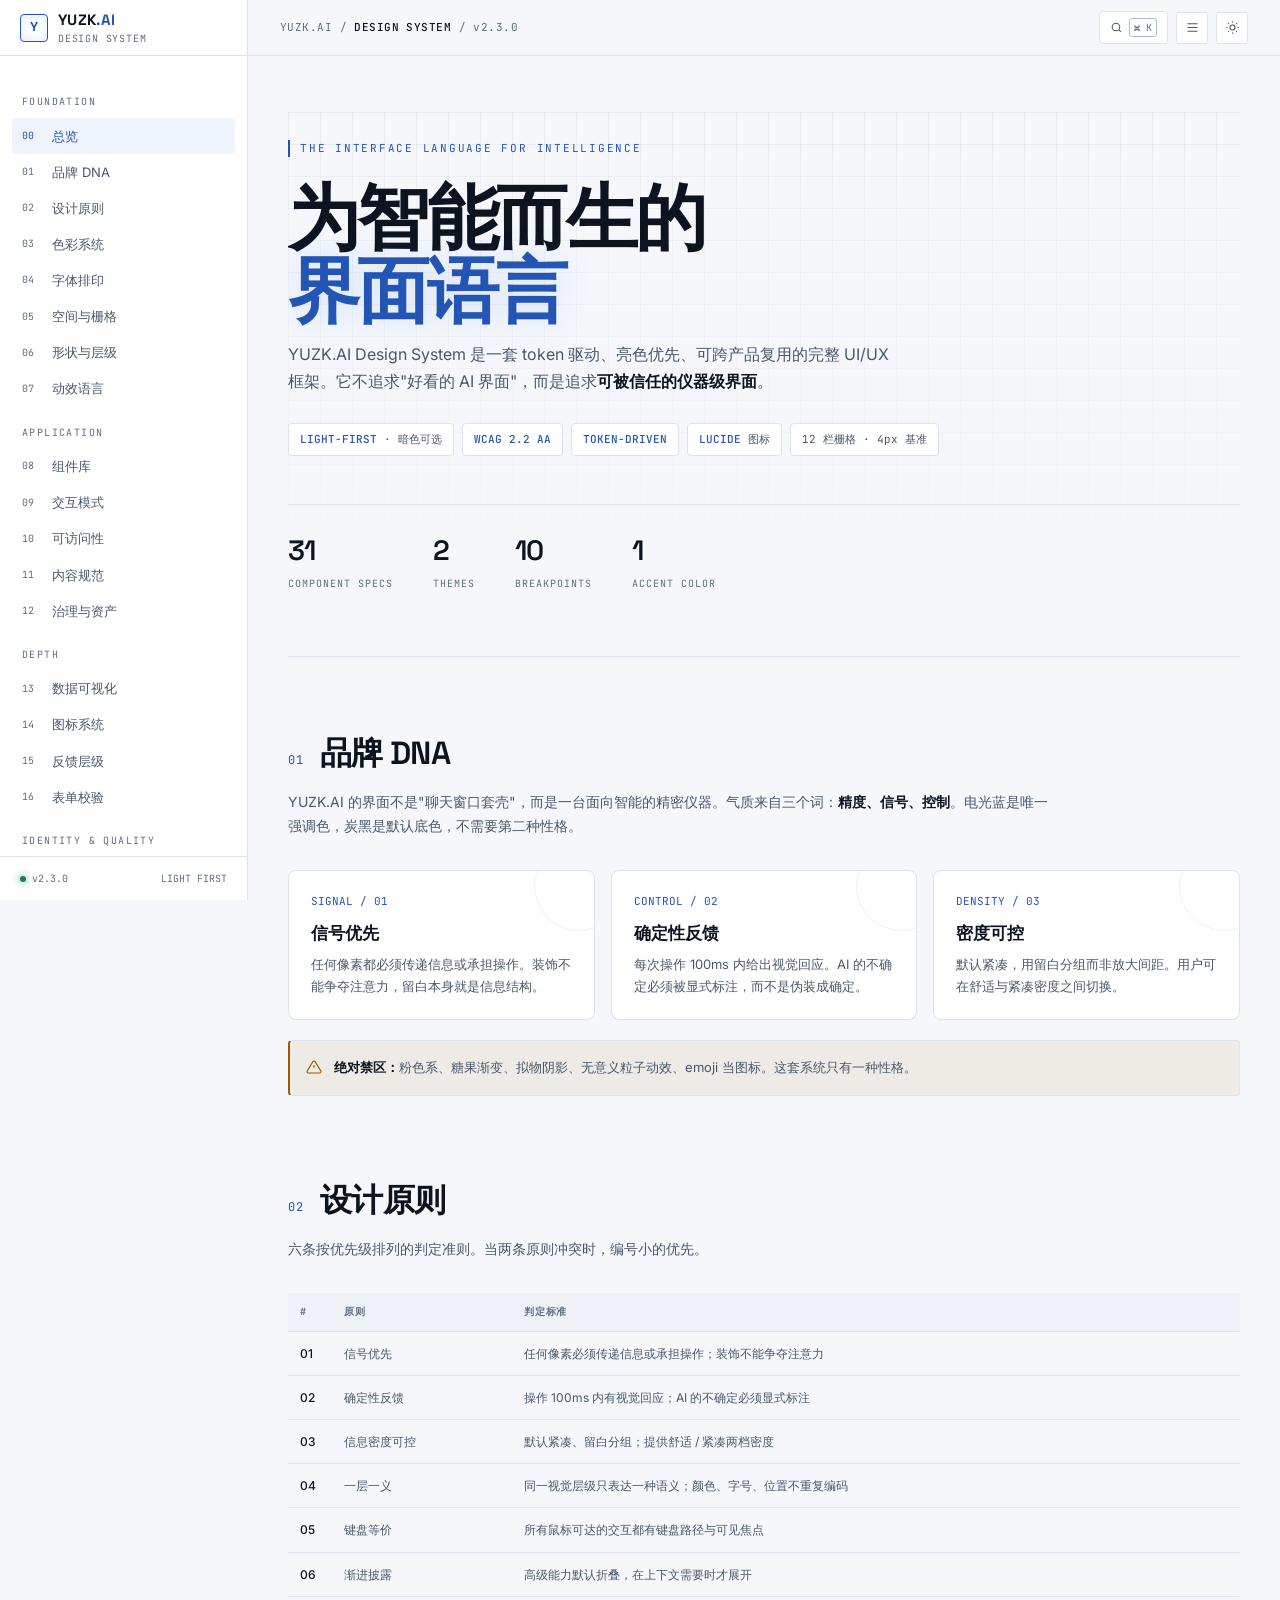
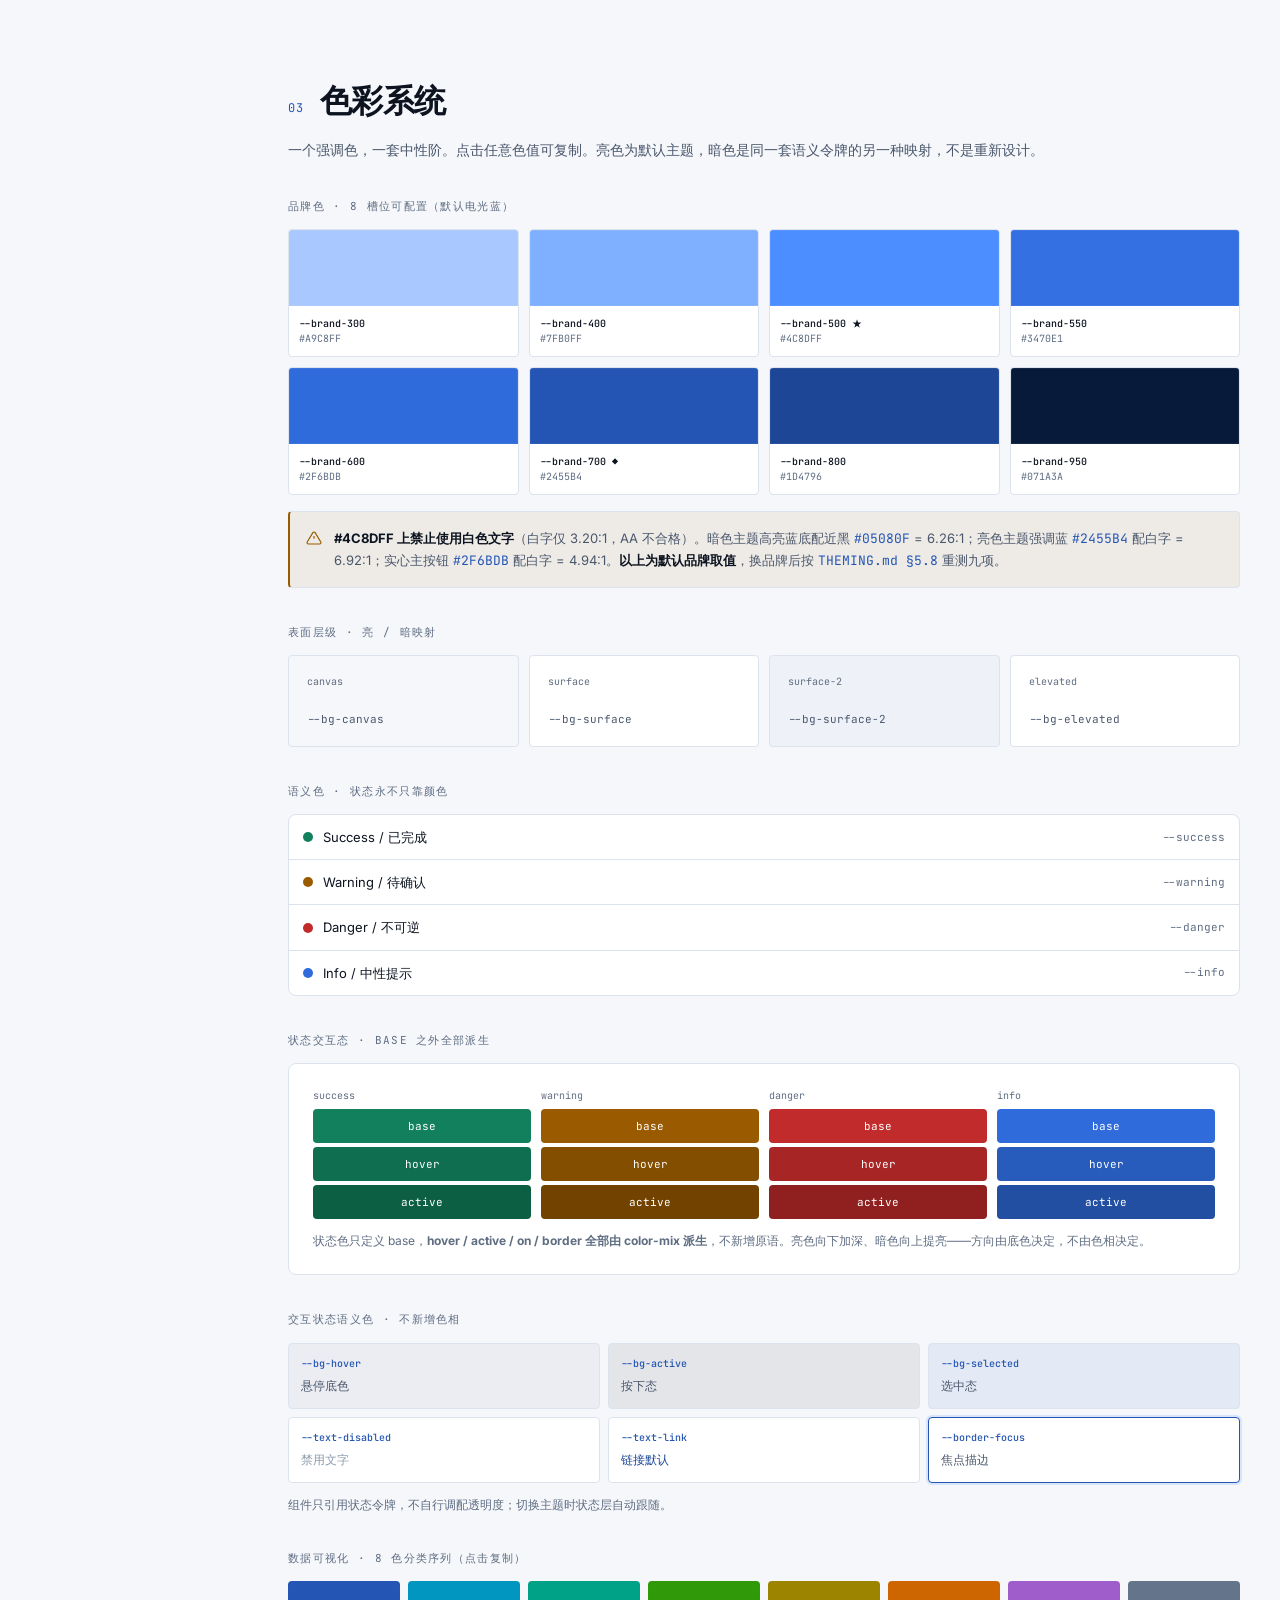
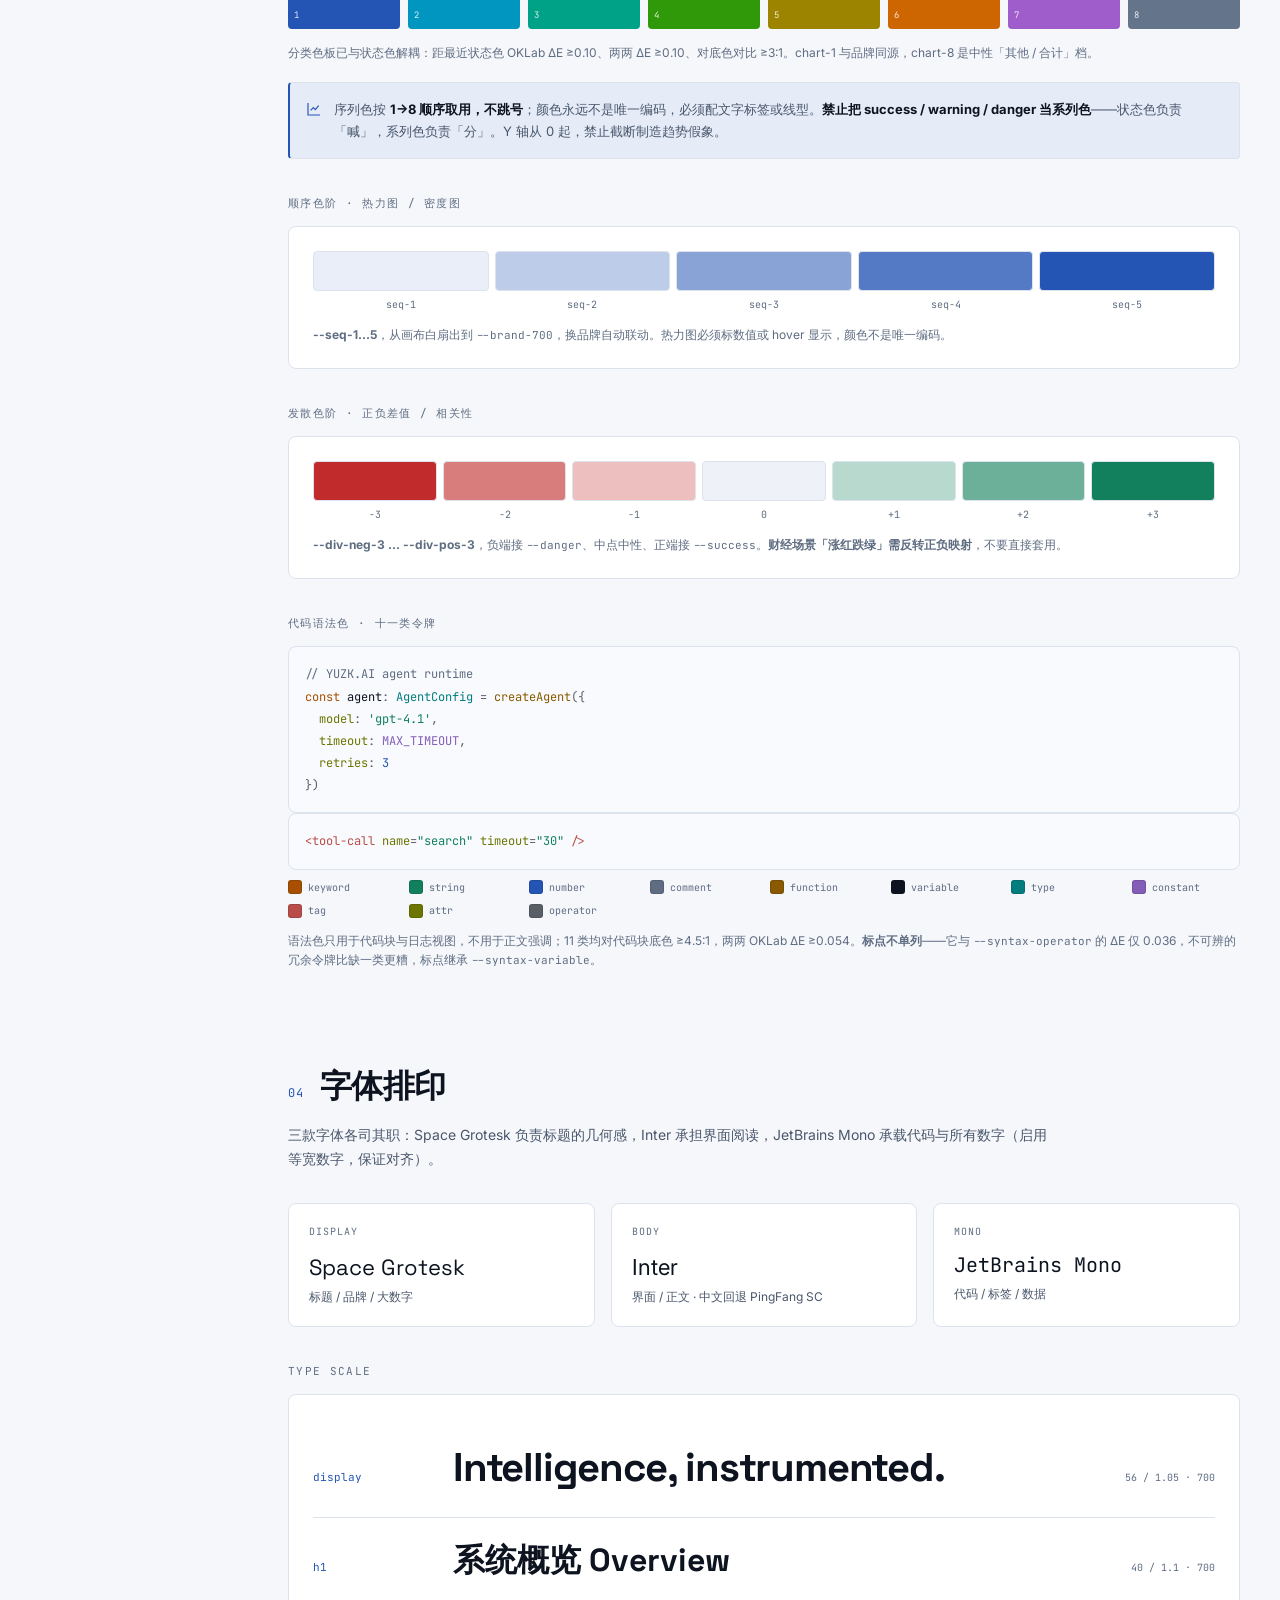
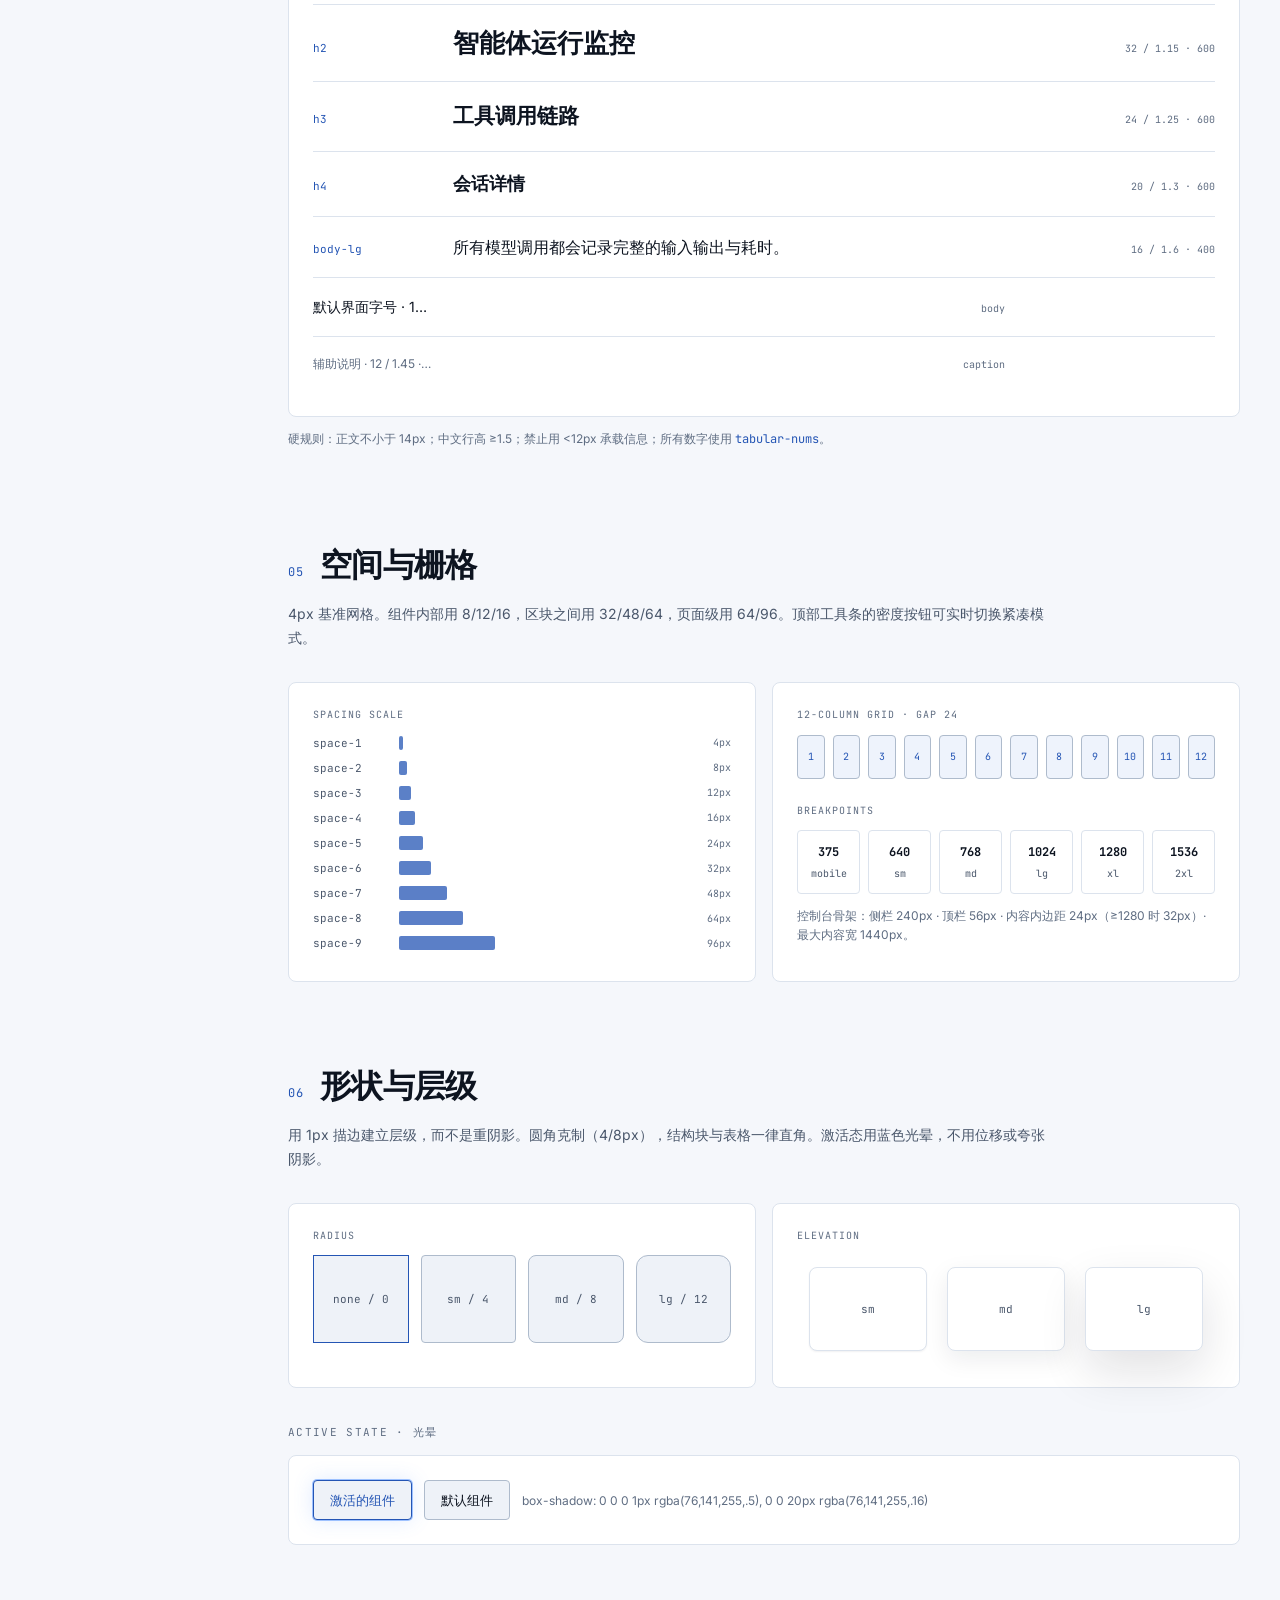
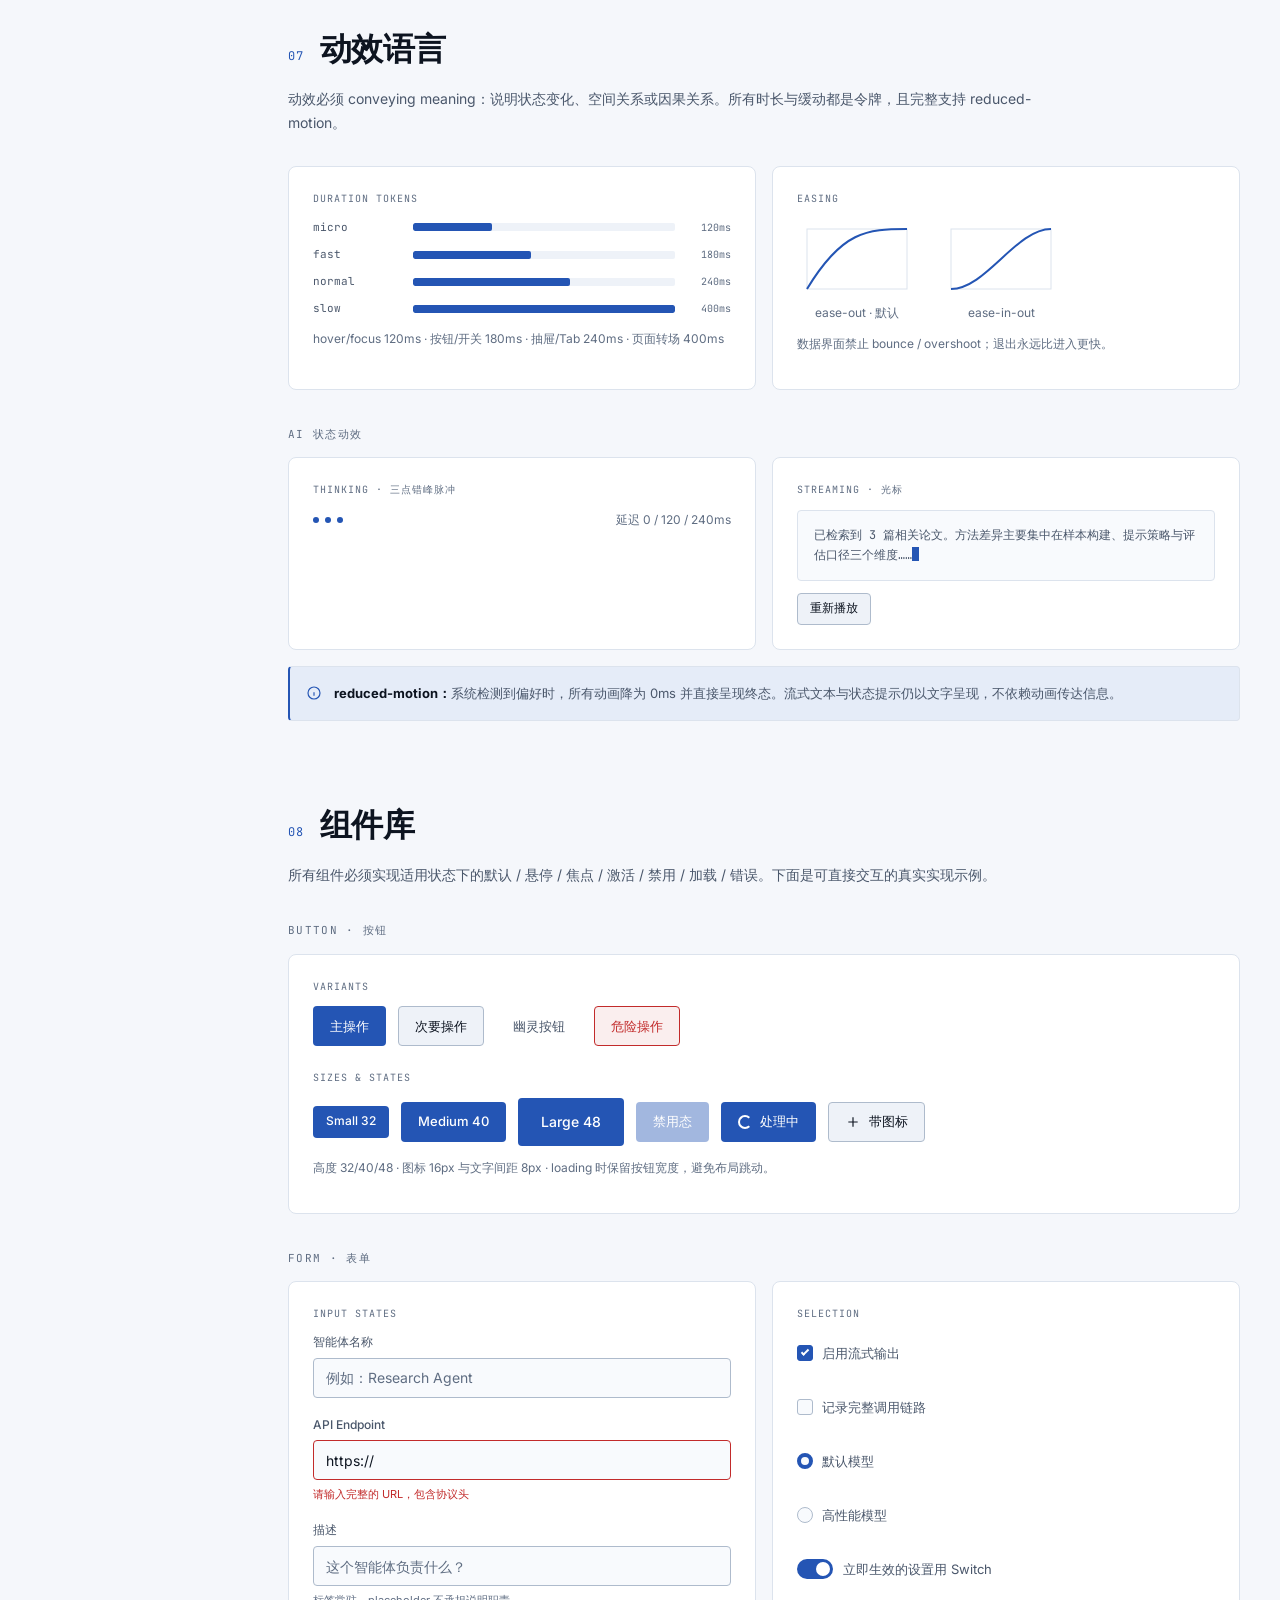
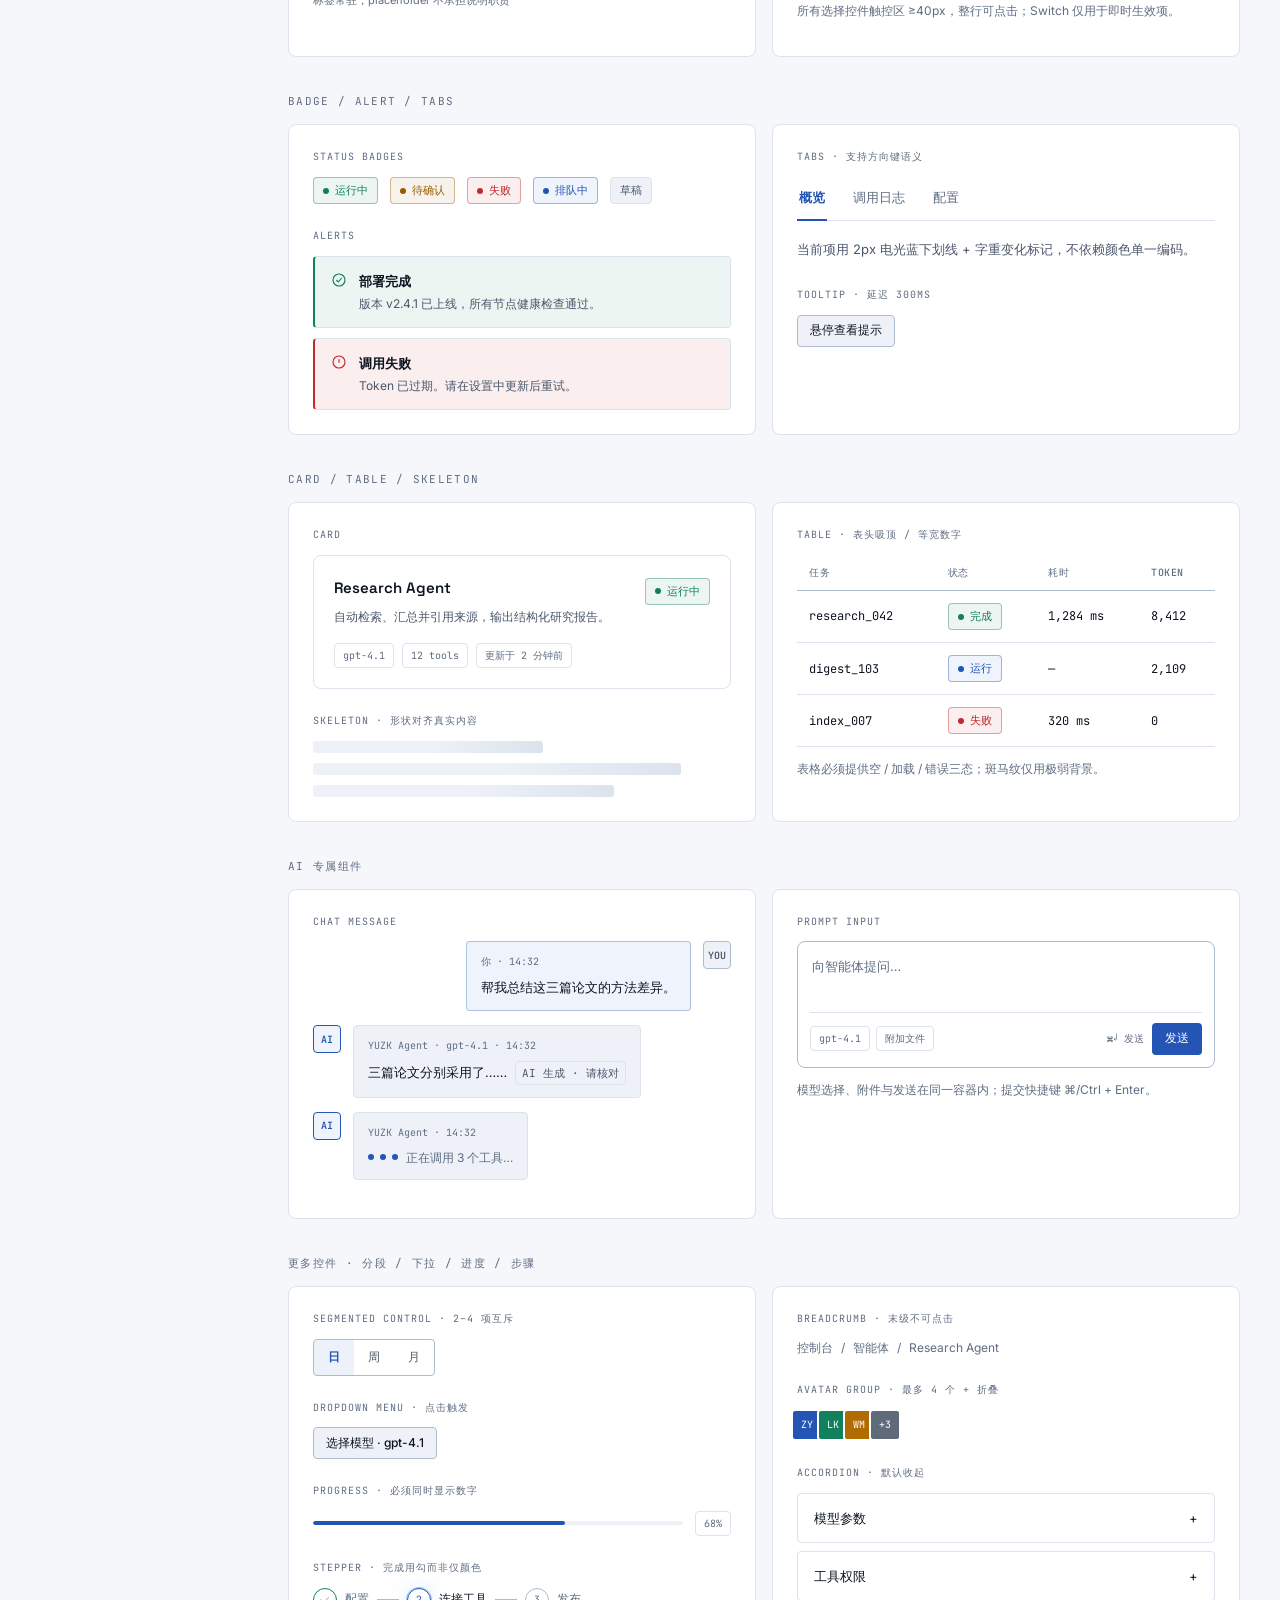
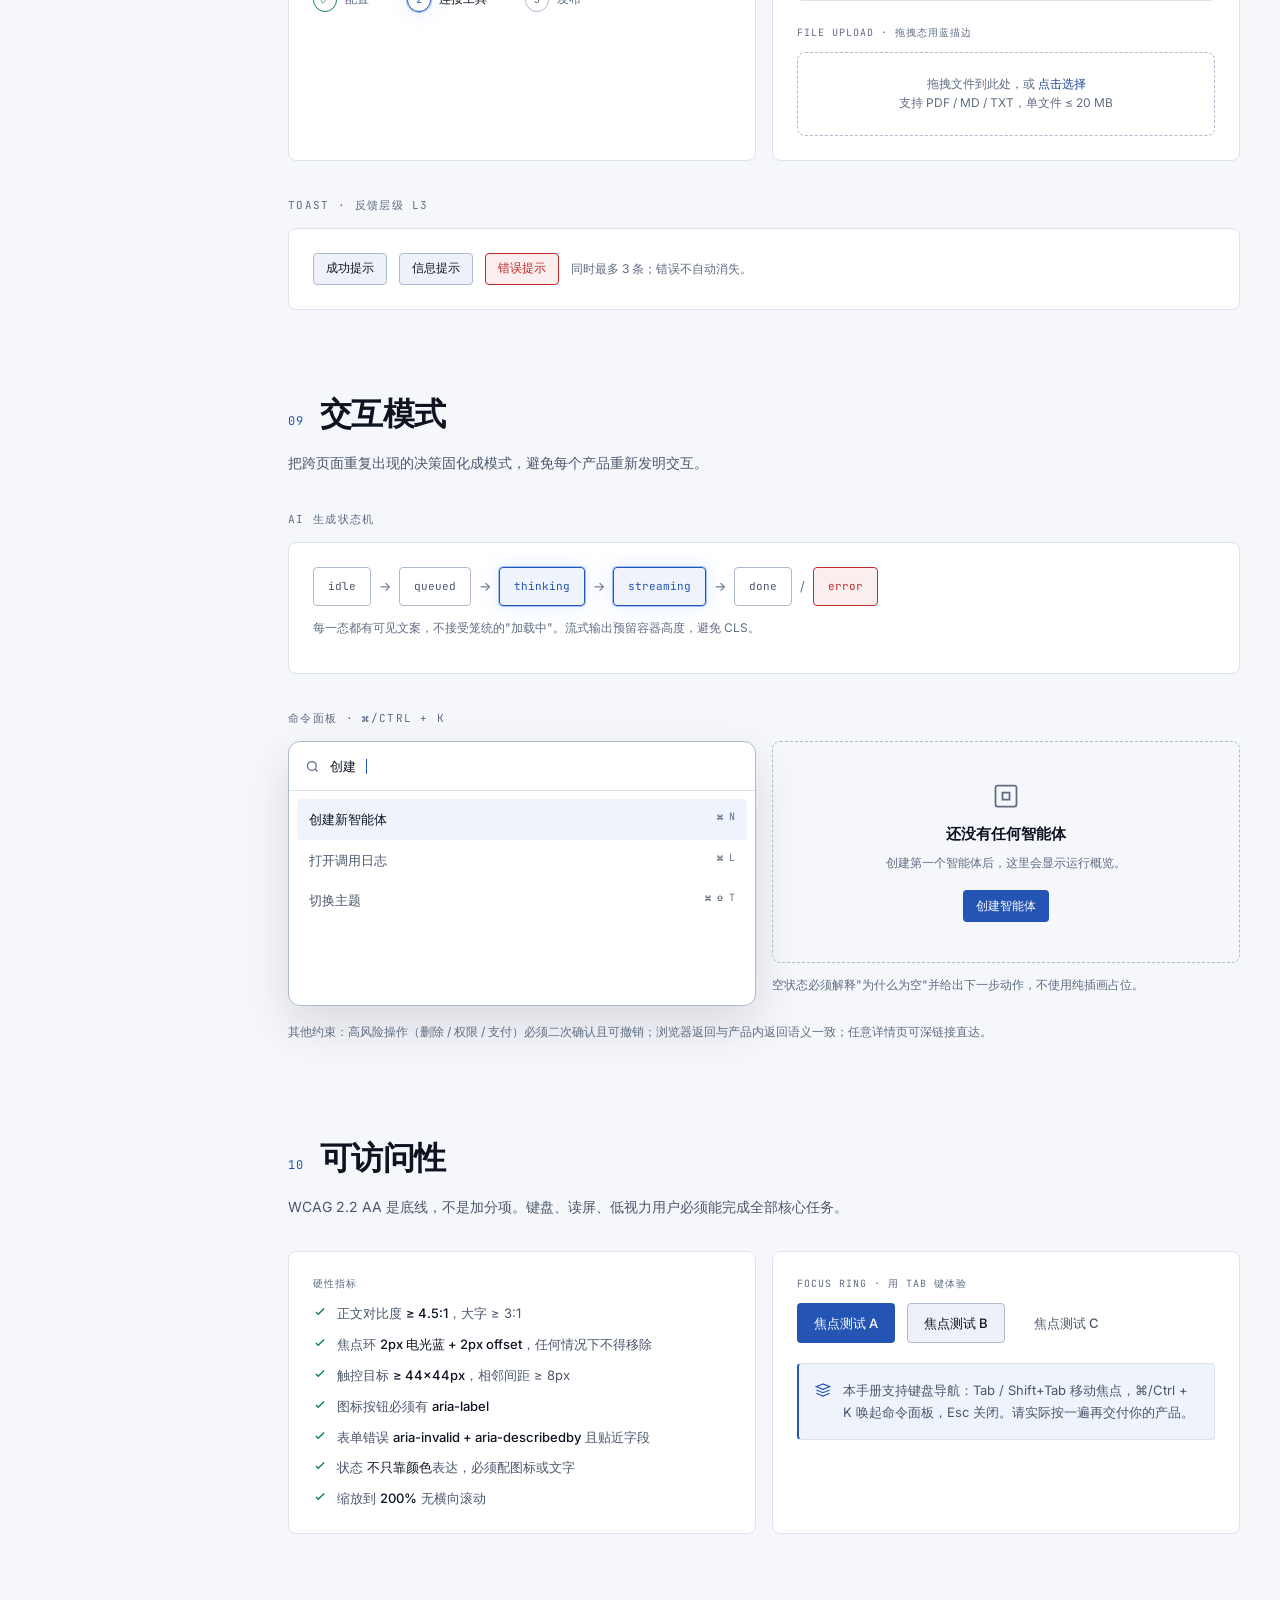
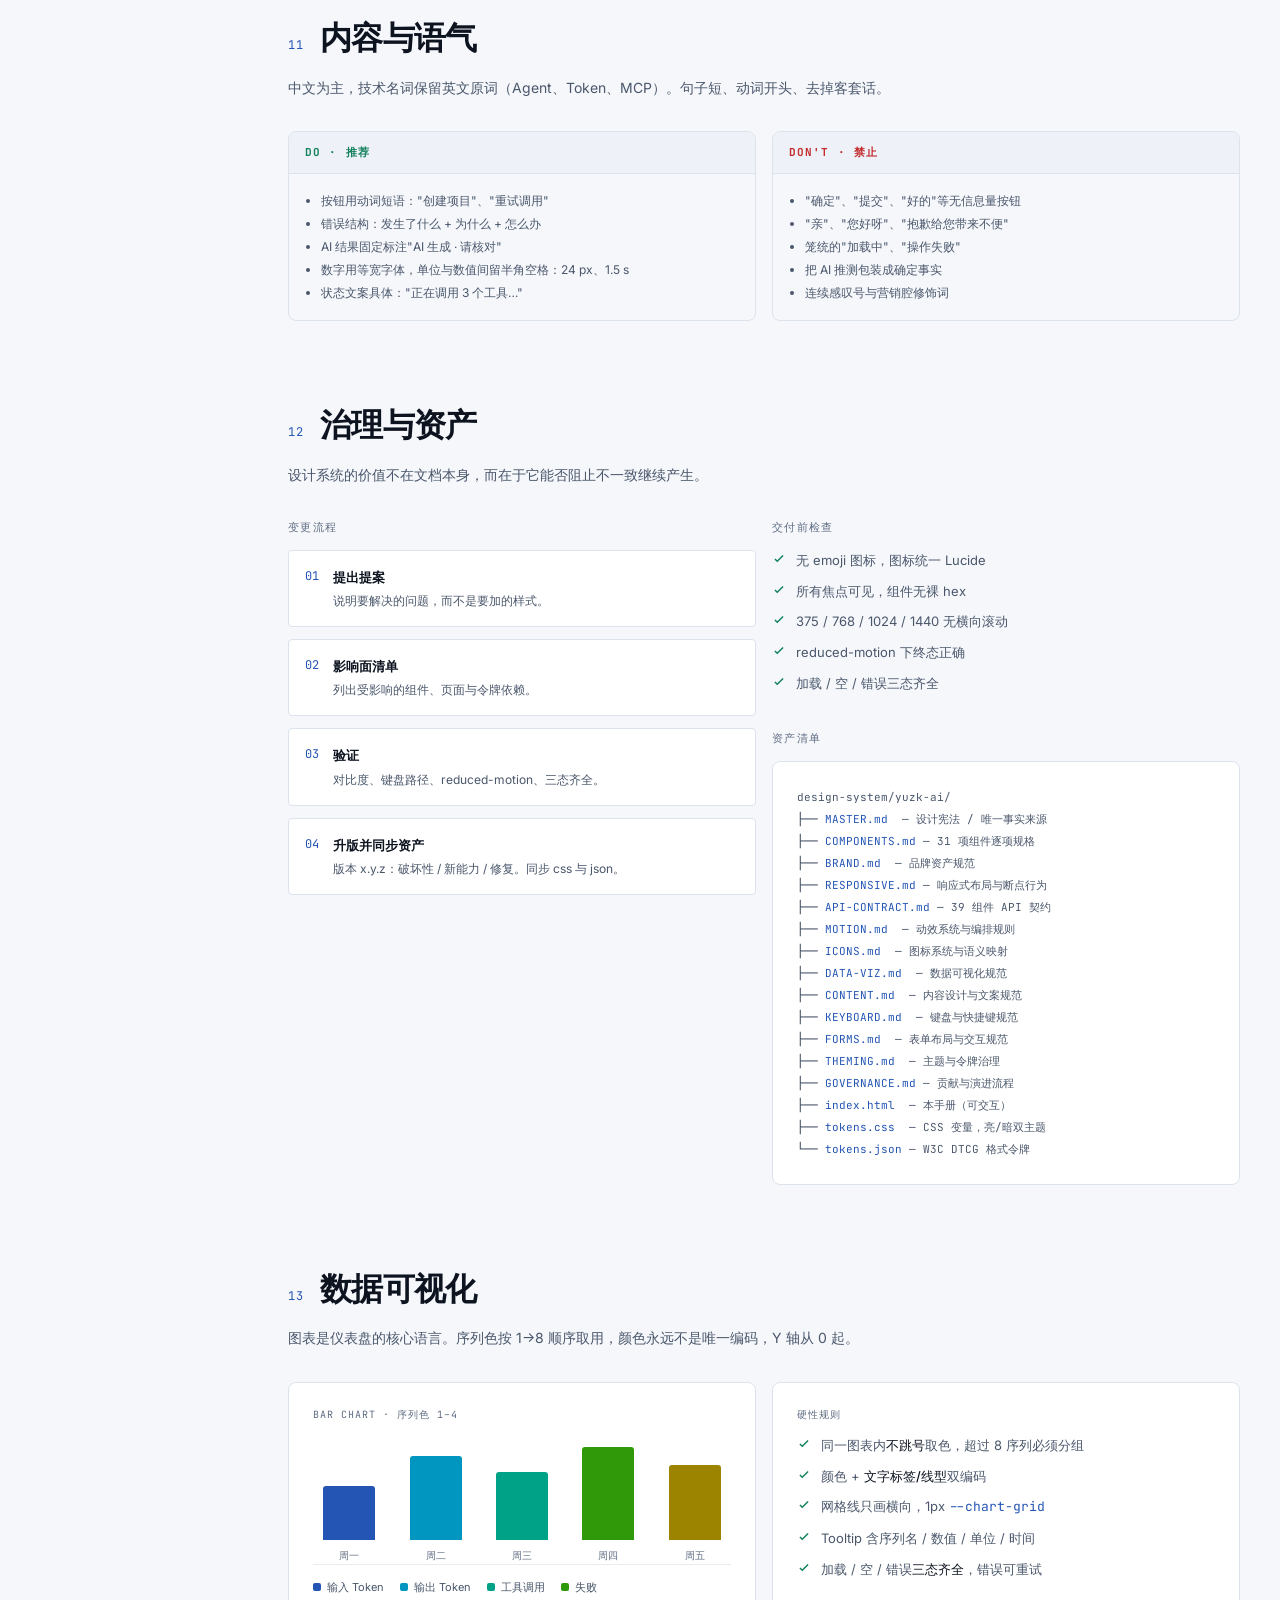
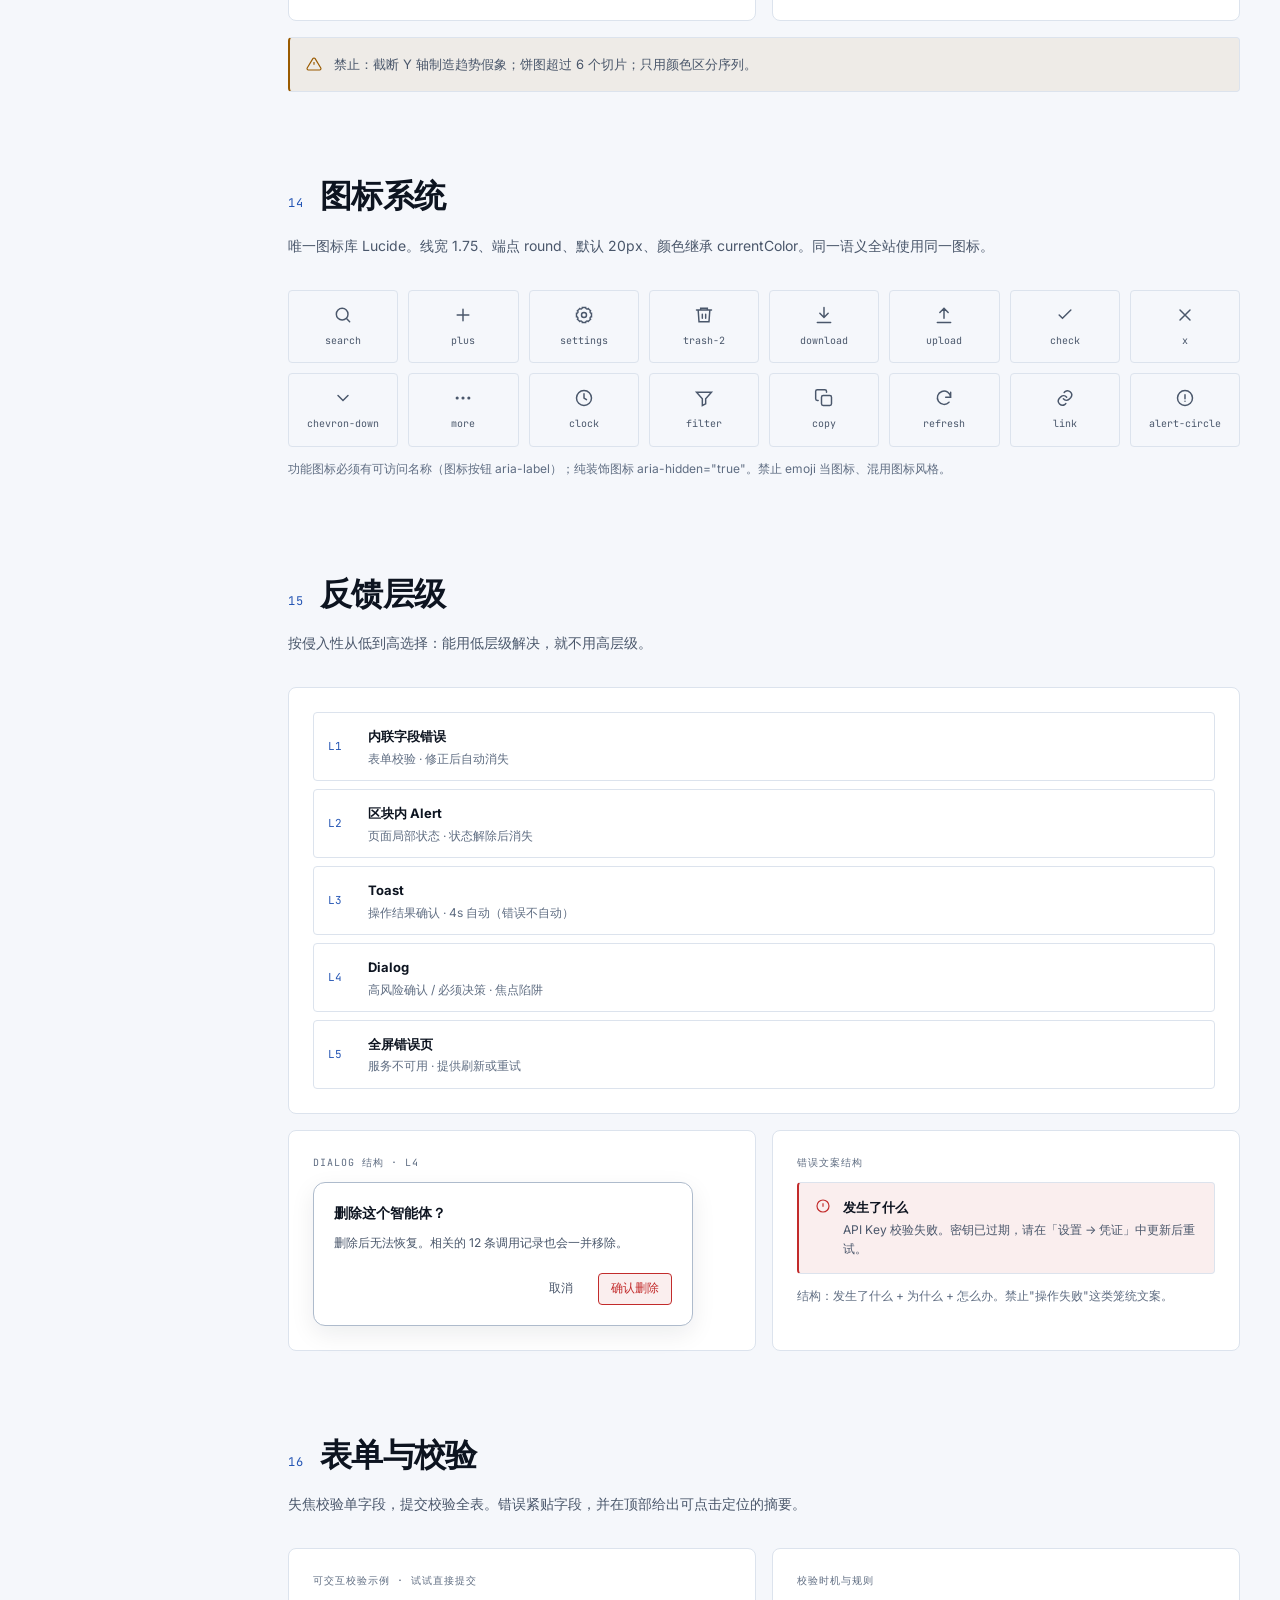
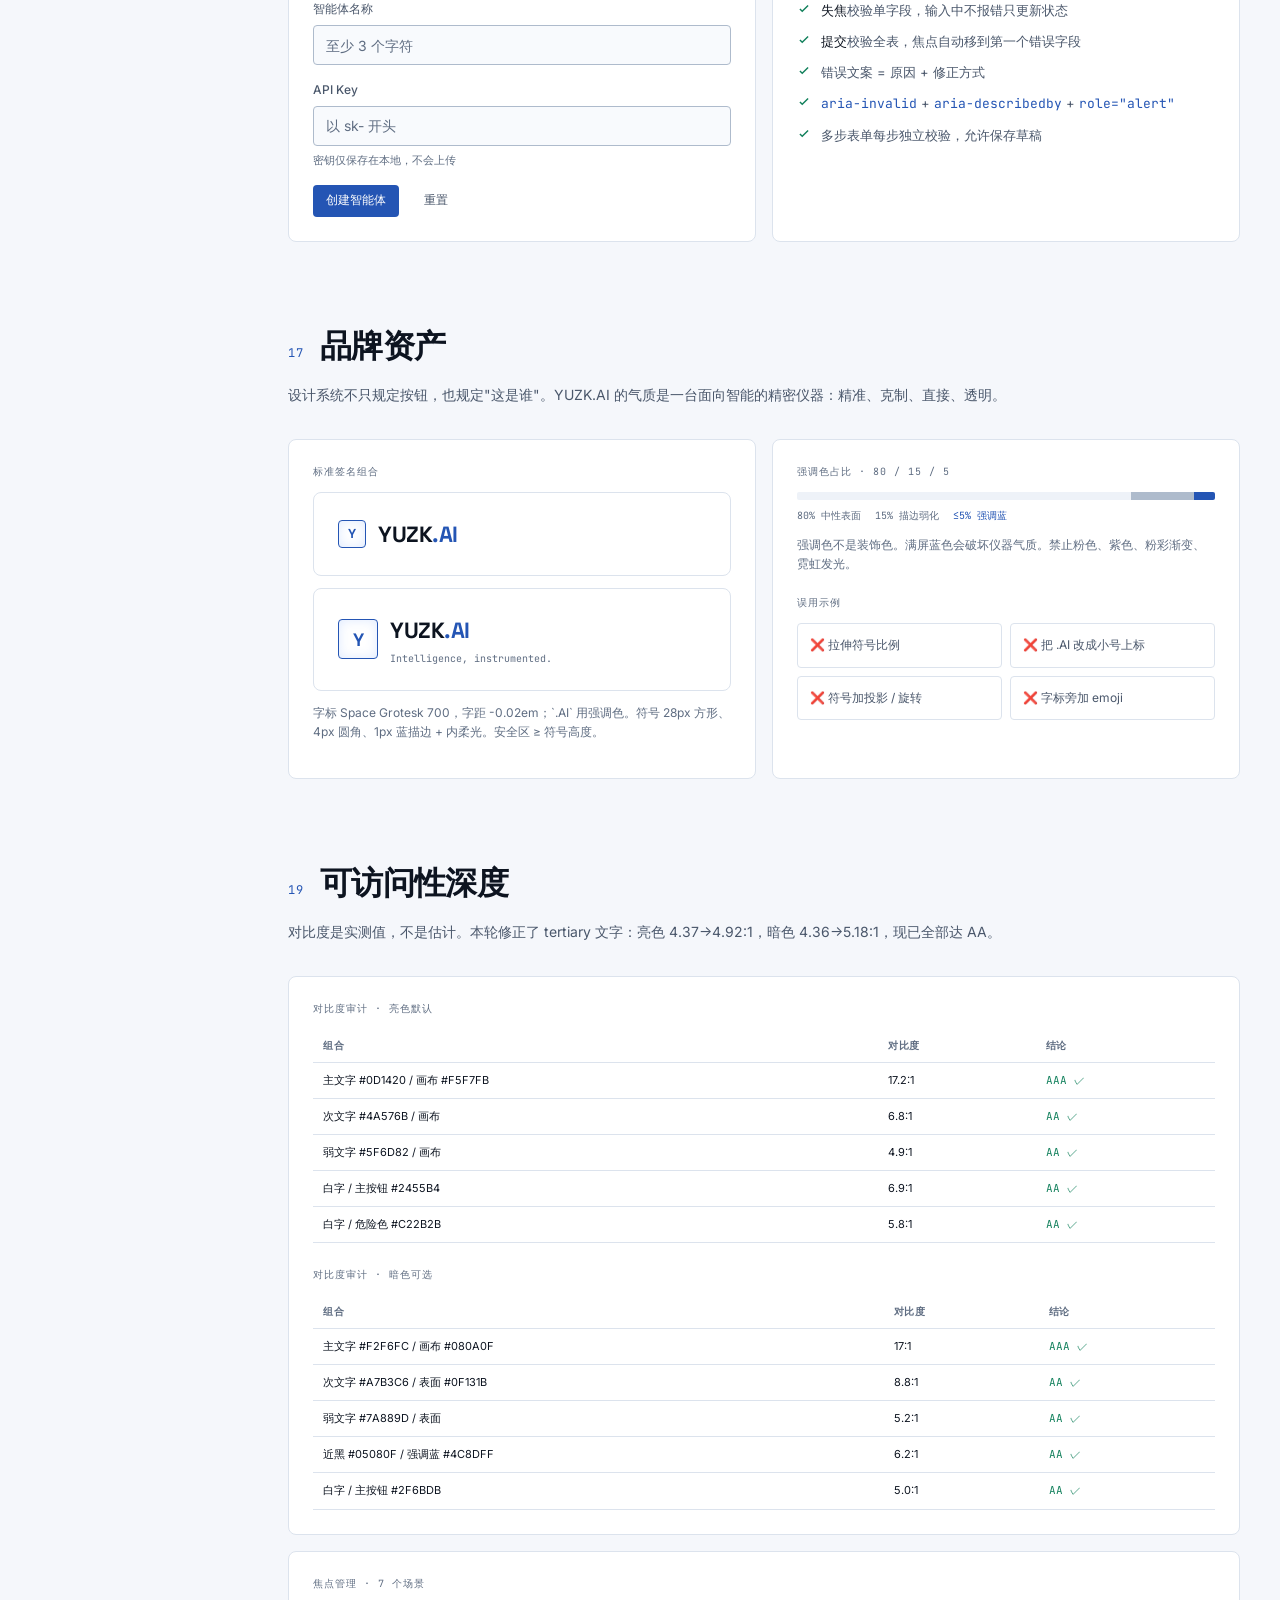
<file: index.html>
<!DOCTYPE html>
<html lang="zh-CN" data-theme="light">
<head>
<meta charset="UTF-8">
<meta name="viewport" content="width=device-width, initial-scale=1.0">
<title>YUZK.AI — Design System v2.3.0</title>
<style>
/* ==================== TOKENS ==================== */
@import url('https://fonts.googleapis.com/css2?family=Inter:wght@400;500;600;700&family=JetBrains+Mono:wght@400;500;600&family=Space+Grotesk:wght@500;600;700&display=swap');

:root{
  /* ===== BRAND CONFIG · 品牌色配置端（唯一人工改色处，8 槽位）===== */
  --brand-300:#A9C8FF;--brand-400:#7FB0FF;--brand-500:#4C8DFF;--brand-550:#3470E1;--brand-600:#2F6BDB;--brand-700:#2455B4;--brand-800:#1D4796;--brand-950:#071A3A;
  --brand-glow:color-mix(in srgb,var(--brand-500) 18%,transparent);--brand-ring:color-mix(in srgb,var(--brand-500) 50%,transparent);
  /* 兼容别名 @deprecated since v2.2.0 → 改引 --brand-* */
  --blue-300:var(--brand-300);--blue-400:var(--brand-400);--blue-500:var(--brand-500);--blue-600:var(--brand-600);--blue-700:var(--brand-700);--blue-950:var(--brand-950);--blue-glow:var(--brand-glow);--blue-ring:var(--brand-ring);
  --gray-950:#F5F7FB;--gray-900:#FFF;--gray-850:#EEF2F8;--gray-800:#FFF;--gray-750:#DCE3ED;--gray-700:#AEBBCC;
  --gray-600:#8B99AD;--gray-500:#5F6D82;--gray-400:#4A576B;--gray-100:#0D1420;
  --white:#FFF;--near-black:#0D1420;
  --bg-canvas:var(--gray-950);--bg-surface:var(--gray-900);--bg-surface-2:var(--gray-850);--bg-elevated:var(--gray-800);--bg-inset:#F8FAFD;
  --border-subtle:var(--gray-750);--border-strong:var(--gray-700);
  --text-primary:var(--gray-100);--text-secondary:var(--gray-400);--text-tertiary:var(--gray-500);
  --action-primary:var(--brand-700);--action-primary-hover:var(--brand-600);--action-primary-active:var(--brand-800);
  --on-action-primary:var(--white);--accent:var(--brand-700);--on-accent:var(--white);--focus-ring:var(--brand-700);
  --success:#12805C;--warning:#9A5B00;--danger:#C22B2B;--info:var(--brand-600);
  --success-bg:rgba(18,128,92,.08);--warning-bg:rgba(154,91,0,.08);--danger-bg:rgba(194,43,43,.08);--info-bg:color-mix(in srgb,var(--info) 8%,transparent);
  /* 状态交互态：base 之外全部派生，不新增原语 */
  --success-hover:color-mix(in srgb,var(--success) 86%,#000);--success-active:color-mix(in srgb,var(--success) 74%,#000);--success-border:color-mix(in srgb,var(--success) 42%,transparent);--on-success:#FFFFFF;
  --warning-hover:color-mix(in srgb,var(--warning) 86%,#000);--warning-active:color-mix(in srgb,var(--warning) 74%,#000);--warning-border:color-mix(in srgb,var(--warning) 42%,transparent);--on-warning:#FFFFFF;
  --danger-hover:color-mix(in srgb,var(--danger) 86%,#000);--danger-active:color-mix(in srgb,var(--danger) 74%,#000);--danger-border:color-mix(in srgb,var(--danger) 42%,transparent);--on-danger:#FFFFFF;
  --info-hover:color-mix(in srgb,var(--info) 86%,#000);--info-active:color-mix(in srgb,var(--info) 74%,#000);--info-border:color-mix(in srgb,var(--info) 42%,transparent);--on-info:#FFFFFF;
  /* 顺序色阶（热力图）5 档，随品牌联动 */
  --seq-1:color-mix(in srgb,var(--brand-700) 10%,#FFFFFF);--seq-2:color-mix(in srgb,var(--brand-700) 30%,#FFFFFF);--seq-3:color-mix(in srgb,var(--brand-700) 54%,#FFFFFF);--seq-4:color-mix(in srgb,var(--brand-700) 78%,#FFFFFF);--seq-5:var(--brand-700);
  /* 发散色阶 7 档：danger → 中性 → success */
  --div-neg-3:var(--danger);--div-neg-2:color-mix(in srgb,var(--danger) 62%,#FFFFFF);--div-neg-1:color-mix(in srgb,var(--danger) 30%,#FFFFFF);--div-mid:var(--gray-850);--div-pos-1:color-mix(in srgb,var(--success) 30%,#FFFFFF);--div-pos-2:color-mix(in srgb,var(--success) 62%,#FFFFFF);--div-pos-3:var(--success);
  --overlay:rgba(13,20,32,.42);--grid-line:rgba(13,20,32,.05);
  --font-display:'Space Grotesk','Inter','PingFang SC','Microsoft YaHei',sans-serif;
  --font-body:'Inter','PingFang SC','Microsoft YaHei',sans-serif;
  --font-mono:'JetBrains Mono',SFMono-Regular,Consolas,monospace;
  --text-display:3.5rem;--text-h1:2.5rem;--text-h2:2rem;--text-h3:1.5rem;--text-h4:1.25rem;
  --text-body-lg:1rem;--text-body:.875rem;--text-caption:.75rem;
  --space-0:0;--space-1:4px;--space-2:8px;--space-3:12px;--space-4:16px;--space-5:24px;--space-6:32px;--space-7:48px;--space-8:64px;--space-9:96px;
  --radius-none:0;--radius-sm:4px;--radius-md:8px;--radius-lg:12px;--radius-pill:999px;
  --shadow-sm:0 1px 2px rgba(13,20,32,.06);--shadow-md:0 8px 24px rgba(13,20,32,.08);--shadow-lg:0 20px 48px rgba(13,20,32,.12);
  --shadow-focus:0 0 0 2px var(--focus-separator),0 0 0 4px var(--focus-ring);--shadow-focus-danger:0 0 0 2px var(--focus-separator),0 0 0 4px var(--focus-ring-danger);--shadow-active:0 0 0 1px var(--brand-ring),0 0 20px var(--brand-glow);--glow-accent:var(--brand-glow);
  --duration-instant:80ms;--duration-fast:160ms;--duration-normal:240ms;--duration-slow:360ms;--dur-micro:var(--duration-instant);--dur-fast:var(--duration-fast);--dur-normal:var(--duration-normal);--dur-slow:var(--duration-slow);
  --ease-out:cubic-bezier(.2,.8,.2,1);--ease-in-out:cubic-bezier(.4,0,.2,1);
  --sidebar-width:248px;--topbar-height:56px;--content-max:1160px;--content-pad:24px;
  /* v1.2 state / data / syntax / size */
  --bg-hover:rgba(13,20,32,.04);--bg-active:rgba(13,20,32,.08);--bg-selected:color-mix(in srgb,var(--brand-700) 8%,transparent);--bg-disabled:rgba(13,20,32,.04);
  --border-hover:#8B99AD;--border-focus:var(--brand-700);--border-disabled:#DCE3ED;--text-disabled:#8B99AD;
  --text-link:var(--brand-800);--text-link-hover:var(--brand-700);--text-link-visited:var(--brand-800);--focus-ring-width:2px;--focus-ring-offset:2px;--focus-separator:var(--bg-canvas);--focus-ring-danger:var(--danger);--focus-ring-warning:var(--warning);--focus-ring-success:var(--success);
  /* 分类色板：与状态色解耦（ΔE ≥0.10 两两/对状态），对白 ≥3:1 */
  --chart-1:var(--brand-700);--chart-2:#0096BF;--chart-3:#00A287;--chart-4:#309909;--chart-5:#9C8300;--chart-6:#CD6600;--chart-7:#9F5DCB;--chart-8:#64748B;
  --chart-grid:rgba(13,20,32,.08);--chart-axis:#5F6D82;
  --syntax-keyword:#A85000;--syntax-string:#12805C;--syntax-number:var(--brand-700);--syntax-comment:#5F6D82;--syntax-function:#8A5A00;--syntax-variable:#0D1420;--syntax-type:#047D7F;--syntax-constant:#845DB7;--syntax-tag:#B94D49;--syntax-attr:#6C7500;--syntax-operator:#5A5E67;
  --size-icon-sm:16px;--size-icon-md:20px;--size-icon-lg:24px;--size-icon-xl:32px;--size-control-sm:32px;--size-control-md:40px;--size-control-lg:48px;--size-touch-min:44px;
  --opacity-1:.04;--opacity-2:.08;--opacity-3:.16;--opacity-4:.32;
}
[data-theme='dark']{
  --gray-950:#080A0F;--gray-900:#0F131B;--gray-850:#151A24;--gray-800:#1B2230;--gray-750:#242C3A;--gray-700:#364154;
  --gray-600:#4C5A70;--gray-500:#7A889D;--gray-400:#A7B3C6;--gray-100:#F2F6FC;--near-black:#05080F;
  --bg-canvas:var(--gray-950);--bg-surface:var(--gray-900);--bg-surface-2:var(--gray-850);--bg-elevated:var(--gray-800);--bg-inset:#0B0E15;
  --border-subtle:var(--gray-750);--border-strong:var(--gray-700);
  --text-primary:var(--gray-100);--text-secondary:var(--gray-400);--text-tertiary:var(--gray-500);
  --action-primary:var(--brand-600);--action-primary-hover:var(--brand-550);--action-primary-active:var(--brand-700);--on-action-primary:var(--white);
  --accent:var(--brand-500);--on-accent:var(--near-black);--focus-ring:var(--brand-500);
  --success:#37D399;--warning:#FFB020;--danger:#FF5C5C;--info:var(--brand-400);
  --success-bg:rgba(55,211,153,.1);--warning-bg:rgba(255,176,32,.1);--danger-bg:rgba(255,92,92,.1);--info-bg:color-mix(in srgb,var(--info) 10%,transparent);
  /* 暗底交互方向相反：与白混合提亮 */
  --success-hover:color-mix(in srgb,var(--success) 88%,#FFF);--success-active:color-mix(in srgb,var(--success) 76%,#FFF);--success-border:color-mix(in srgb,var(--success) 42%,transparent);--on-success:#05080F;
  --warning-hover:color-mix(in srgb,var(--warning) 88%,#FFF);--warning-active:color-mix(in srgb,var(--warning) 76%,#FFF);--warning-border:color-mix(in srgb,var(--warning) 42%,transparent);--on-warning:#05080F;
  --danger-hover:color-mix(in srgb,var(--danger) 88%,#FFF);--danger-active:color-mix(in srgb,var(--danger) 76%,#FFF);--danger-border:color-mix(in srgb,var(--danger) 42%,transparent);--on-danger:#05080F;
  --info-hover:color-mix(in srgb,var(--info) 88%,#FFF);--info-active:color-mix(in srgb,var(--info) 76%,#FFF);--info-border:color-mix(in srgb,var(--info) 42%,transparent);--on-info:#05080F;
  --seq-1:color-mix(in srgb,var(--brand-500) 14%,#0F131B);--seq-2:color-mix(in srgb,var(--brand-500) 32%,#0F131B);--seq-3:color-mix(in srgb,var(--brand-500) 54%,#0F131B);--seq-4:color-mix(in srgb,var(--brand-500) 78%,#0F131B);--seq-5:var(--brand-500);
  --div-neg-3:var(--danger);--div-neg-2:color-mix(in srgb,var(--danger) 62%,#0F131B);--div-neg-1:color-mix(in srgb,var(--danger) 32%,#0F131B);--div-mid:#1B2230;--div-pos-1:color-mix(in srgb,var(--success) 32%,#0F131B);--div-pos-2:color-mix(in srgb,var(--success) 62%,#0F131B);--div-pos-3:var(--success);
  --overlay:rgba(3,6,12,.72);--grid-line:rgba(255,255,255,.035);
  --shadow-sm:0 1px 2px rgba(0,0,0,.24);--shadow-md:0 8px 24px rgba(0,0,0,.28);--shadow-lg:0 20px 48px rgba(0,0,0,.36);
  --bg-hover:rgba(255,255,255,.05);--bg-active:rgba(255,255,255,.09);--bg-selected:color-mix(in srgb,var(--brand-500) 14%,transparent);--bg-disabled:rgba(255,255,255,.04);
  --border-hover:#4C5A70;--border-focus:var(--brand-500);--border-disabled:#242C3A;--text-disabled:#4C5A70;
  --text-link:var(--brand-400);--text-link-hover:var(--brand-300);--text-link-visited:var(--brand-400);--focus-separator:var(--bg-canvas);--focus-ring-danger:var(--danger);--focus-ring-warning:var(--warning);--focus-ring-success:var(--success);
  /* 同色相、按暗底取明度；对 #0F131B ≥5.8:1 */
  --chart-1:var(--brand-500);--chart-2:#4FB6DB;--chart-3:#3FC9B4;--chart-4:#8CCB6E;--chart-5:#B8A64B;--chart-6:#E39355;--chart-7:#B78AE0;--chart-8:#8FA1B8;
  --chart-grid:rgba(255,255,255,.08);--chart-axis:#7A889D;
  --syntax-keyword:#FF9E64;--syntax-string:#7DD3A8;--syntax-number:var(--brand-400);--syntax-comment:#7A889D;--syntax-function:#FFD166;--syntax-variable:#F2F6FC;--syntax-type:#41C2C5;--syntax-constant:#C69EFF;--syntax-tag:#FF928B;--syntax-attr:#ADB850;--syntax-operator:#979CA6;
}
[data-density='compact']{--space-5:16px;--space-6:20px;--space-7:28px;--space-8:40px;--content-pad:16px}

/* ==================== BRAND PACKS · 可选主题包（演示） ==================== */
/* 规则：8 槽位必须全部给出；挂在根元素 <html data-brand>；于令牌之后声明。
   每个包均已按 THEMING.md §5.8 实测 AA 通过；默认品牌（电光蓝）无需声明。 */
[data-brand='indigo']{--brand-300:#C4C8FF;--brand-400:#9DA3FF;--brand-500:#6E74F2;--brand-550:#5A61E4;--brand-600:#4B52D6;--brand-700:#3A41B4;--brand-800:#2C318F;--brand-950:#14163A}
[data-brand='teal']{--brand-300:#9FE3DF;--brand-400:#5CC9C2;--brand-500:#12A9A0;--brand-550:#0B817B;--brand-600:#086B66;--brand-700:#07544F;--brand-800:#053E3B;--brand-950:#032220}
[data-brand='amber']{--brand-300:#FFD79A;--brand-400:#F0AE4A;--brand-500:#C98000;--brand-550:#A56900;--brand-600:#8F5A00;--brand-700:#754A00;--brand-800:#5C3A00;--brand-950:#241600}

/* ==================== BASE ==================== */
*,*::before,*::after{box-sizing:border-box}
html{scroll-behavior:smooth}
body{margin:0;background:var(--bg-canvas);color:var(--text-primary);font-family:var(--font-body);font-size:var(--text-body);line-height:var(--lh-normal,1.55);-webkit-font-smoothing:antialiased}
::selection{background:var(--accent);color:var(--on-accent)}
a{color:inherit;text-decoration:none}
button,input,textarea,select{font:inherit}
button{cursor:pointer}
:focus-visible{outline:2px solid var(--focus-ring);outline-offset:2px}
svg{display:block}
code,pre,kbd{font-family:var(--font-mono);font-variant-numeric:tabular-nums}

/* ==================== SHELL ==================== */
.skip{position:absolute;left:-999px;top:0;background:var(--accent);color:var(--on-accent);padding:10px 16px;z-index:999}
.skip:focus{left:12px;top:12px}
.layout{min-height:100vh}
.sidebar{position:fixed;inset:0 auto 0 0;width:var(--sidebar-width);background:var(--bg-surface);border-right:1px solid var(--border-subtle);display:flex;flex-direction:column;z-index:100}
.brand{height:var(--topbar-height);display:flex;align-items:center;gap:10px;padding:0 20px;border-bottom:1px solid var(--border-subtle)}
.brand-mark{width:28px;height:28px;border:1px solid var(--accent);border-radius:var(--radius-sm);display:grid;place-items:center;color:var(--accent);font-family:var(--font-display);font-weight:700;font-size:13px;box-shadow:inset 0 0 12px var(--glow-accent)}
.brand-name{font-family:var(--font-display);font-weight:700;font-size:15px;letter-spacing:.02em}
.brand-name span{color:var(--accent)}
.brand-tag{font-family:var(--font-mono);font-size:10px;color:var(--text-tertiary);letter-spacing:.08em}
.nav{padding:20px 12px;overflow-y:auto;flex:1}
.nav-group{font-family:var(--font-mono);font-size:10px;letter-spacing:.14em;color:var(--text-tertiary);text-transform:uppercase;padding:0 10px;margin:18px 0 8px}
.nav a{display:flex;align-items:center;gap:10px;padding:8px 10px;border-radius:var(--radius-sm);color:var(--text-secondary);font-size:13px;transition:background var(--dur-micro) var(--ease-out),color var(--dur-micro) var(--ease-out)}
.nav a:hover{background:var(--bg-surface-2);color:var(--text-primary)}
.nav a.active{background:var(--info-bg);color:var(--accent)}
.nav a .num{font-family:var(--font-mono);font-size:10px;color:var(--text-tertiary);width:20px}
.nav a.active .num{color:var(--accent)}
.side-foot{padding:14px 20px;border-top:1px solid var(--border-subtle);font-family:var(--font-mono);font-size:10px;color:var(--text-tertiary);display:flex;justify-content:space-between}
.dot-live{display:inline-block;width:6px;height:6px;border-radius:50%;background:var(--success);box-shadow:0 0 8px var(--success);margin-right:6px}
.main{margin-left:var(--sidebar-width);min-width:0}
.topbar{position:sticky;top:0;height:var(--topbar-height);background:var(--bg-canvas);background:color-mix(in srgb,var(--bg-canvas) 88%,transparent);backdrop-filter:blur(12px);border-bottom:1px solid var(--border-subtle);display:flex;align-items:center;justify-content:space-between;padding:0 32px;z-index:90;gap:16px}
.crumb{font-family:var(--font-mono);font-size:11px;color:var(--text-tertiary);letter-spacing:.04em}
.crumb b{color:var(--text-primary);font-weight:500}
.tools{display:flex;align-items:center;gap:8px}
.kbd{display:inline-flex;align-items:center;gap:6px;border:1px solid var(--border-subtle);background:var(--bg-surface);border-radius:var(--radius-sm);padding:6px 10px;font-size:11px;color:var(--text-secondary);transition:all var(--dur-micro) var(--ease-out)}
button.kbd:hover{border-color:var(--border-strong);color:var(--text-primary)}
.kbd kbd{font-size:10px;border:1px solid var(--border-strong);border-radius:3px;padding:1px 4px;color:var(--text-tertiary)}
.icon-btn{width:32px;height:32px;display:grid;place-items:center;background:var(--bg-surface);border:1px solid var(--border-subtle);border-radius:var(--radius-sm);color:var(--text-secondary)}
.icon-btn:hover{color:var(--text-primary);border-color:var(--border-strong)}
.content{max-width:var(--content-max);margin:0 auto;padding:56px 40px 140px}

/* ==================== HERO ==================== */
.hero{padding:24px 0 64px;border-bottom:1px solid var(--border-subtle);position:relative;overflow:hidden}
.hero::before{content:'';position:absolute;inset:0;background-image:linear-gradient(var(--grid-line) 1px,transparent 1px),linear-gradient(90deg,var(--grid-line) 1px,transparent 1px);background-size:32px 32px;mask-image:linear-gradient(to bottom,#000,transparent 85%);pointer-events:none}
.hero-inner{position:relative}
.kicker{display:inline-flex;align-items:center;gap:8px;font-family:var(--font-mono);font-size:11px;letter-spacing:.16em;color:var(--accent);text-transform:uppercase;border-left:2px solid var(--accent);padding-left:10px}
.hero h1{font-family:var(--font-display);font-size:clamp(40px,7vw,72px);line-height:1.02;letter-spacing:-.035em;margin:24px 0 12px;font-weight:700}
.hero h1 em{font-style:normal;color:var(--accent);text-shadow:0 0 32px var(--glow-accent)}
.hero-lead{font-size:var(--text-body-lg);color:var(--text-secondary);max-width:620px;line-height:1.7;margin:0 0 28px}
.hero-meta{display:flex;flex-wrap:wrap;gap:8px}
.meta-chip{font-family:var(--font-mono);font-size:11px;color:var(--text-secondary);border:1px solid var(--border-subtle);background:var(--bg-surface);padding:7px 11px;border-radius:var(--radius-sm)}
.meta-chip b{color:var(--accent);font-weight:500}
.hero-stats{display:flex;flex-wrap:wrap;gap:40px;margin-top:48px;padding-top:24px;border-top:1px solid var(--border-subtle)}
.stat .v{font-family:var(--font-display);font-size:28px;font-weight:600;letter-spacing:-.02em}
.stat .l{font-family:var(--font-mono);font-size:10px;color:var(--text-tertiary);letter-spacing:.1em;text-transform:uppercase;margin-top:4px}

/* ==================== SECTION ==================== */
.section{padding:72px 0 8px;scroll-margin-top:72px}
.sec-head{display:flex;align-items:baseline;gap:16px;margin-bottom:12px}
.sec-num{font-family:var(--font-mono);font-size:12px;color:var(--accent);letter-spacing:.08em}
.sec-head h2{font-family:var(--font-display);font-size:var(--text-h2);letter-spacing:-.02em;margin:0;font-weight:600}
.sec-desc{color:var(--text-secondary);max-width:760px;margin:0 0 32px;line-height:1.7}
.divider{height:1px;background:var(--border-subtle);margin-top:64px}
.subhead{font-family:var(--font-mono);font-size:11px;letter-spacing:.12em;color:var(--text-tertiary);text-transform:uppercase;margin:36px 0 14px}

/* ==================== DEMO PRIMITIVES ==================== */
.panel{background:var(--bg-surface);border:1px solid var(--border-subtle);border-radius:var(--radius-md)}
.panel-pad{padding:24px}
.grid{display:grid;gap:16px}
.g2{grid-template-columns:repeat(2,minmax(0,1fr))}
.g3{grid-template-columns:repeat(3,minmax(0,1fr))}
.g4{grid-template-columns:repeat(4,minmax(0,1fr))}
.row{display:flex;flex-wrap:wrap;gap:12px;align-items:center}
.demo-label{font-family:var(--font-mono);font-size:10px;letter-spacing:.1em;color:var(--text-tertiary);text-transform:uppercase;margin-bottom:12px}
.note{font-size:12px;color:var(--text-tertiary);margin-top:12px;line-height:1.6}
.callout{display:flex;gap:12px;padding:16px;border:1px solid var(--border-subtle);border-left:2px solid var(--accent);background:var(--info-bg);border-radius:var(--radius-sm);font-size:13px;color:var(--text-secondary);line-height:1.65}
.callout.warn{border-left-color:var(--warning);background:var(--warning-bg)}
.callout svg{flex:none;margin-top:2px;color:var(--accent)}
.callout.warn svg{color:var(--warning)}
.callout b{color:var(--text-primary)}

/* ==================== PRINCIPLES ==================== */
.principle{padding:22px;background:var(--bg-surface);border:1px solid var(--border-subtle);border-radius:var(--radius-md);position:relative;overflow:hidden;transition:border-color var(--dur-fast) var(--ease-out),transform var(--dur-fast) var(--ease-out)}
.principle:hover{border-color:var(--border-strong);transform:translateY(-2px)}
.principle .idx{font-family:var(--font-mono);font-size:11px;color:var(--accent)}
.principle h3{font-family:var(--font-display);font-size:17px;margin:10px 0 8px;font-weight:600}
.principle p{margin:0;font-size:13px;color:var(--text-secondary);line-height:1.65}
.principle::after{content:'';position:absolute;right:-30px;top:-30px;width:90px;height:90px;border:1px solid var(--border-subtle);border-radius:50%;opacity:.5}

/* ==================== COLOR ==================== */
.swatches{display:grid;grid-template-columns:repeat(6,minmax(0,1fr));gap:10px}
.sw{border:1px solid var(--border-subtle);border-radius:var(--radius-sm);overflow:hidden;background:var(--bg-surface)}
.sw .chip{height:76px;position:relative}
.sw .chip::after{content:'';position:absolute;inset:0;border:1px solid rgba(255,255,255,.06)}
.sw .meta{padding:10px;font-family:var(--font-mono);font-size:10px;line-height:1.5}
.sw .meta b{display:block;color:var(--text-primary);font-weight:500}
.sw .meta span{color:var(--text-tertiary)}
.copy{cursor:pointer}
.copy:hover b{color:var(--accent)}
.surface-map{display:grid;grid-template-columns:repeat(4,minmax(0,1fr));gap:10px}
.surf{padding:18px;border:1px solid var(--border-subtle);border-radius:var(--radius-sm);min-height:92px;display:flex;flex-direction:column;justify-content:space-between}
.surf .t{font-family:var(--font-mono);font-size:10px;color:var(--text-tertiary)}
.surf .v{font-family:var(--font-mono);font-size:11px;color:var(--text-secondary)}
.contrast-line{display:flex;align-items:center;gap:14px;padding:14px 16px;border:1px solid var(--border-subtle);border-radius:var(--radius-sm);background:var(--bg-surface)}
.contrast-swatch{width:56px;height:56px;border-radius:var(--radius-sm);display:grid;place-items:center;font-family:var(--font-mono);font-size:11px;font-weight:600}
.sem-row{display:flex;align-items:center;justify-content:space-between;gap:12px;padding:12px 14px;border-bottom:1px solid var(--border-subtle)}
.sem-row:last-child{border-bottom:0}
.sem-left{display:flex;align-items:center;gap:10px;font-size:13px}
.sem-dot{width:10px;height:10px;border-radius:50%}
.sem-code{font-family:var(--font-mono);font-size:11px;color:var(--text-tertiary)}

/* ==================== TYPE ==================== */
.type-row{display:grid;grid-template-columns:120px minmax(0,1fr) 190px;gap:20px;align-items:baseline;padding:18px 0;border-bottom:1px solid var(--border-subtle)}
.type-row:last-child{border-bottom:0}
.type-row .tag{font-family:var(--font-mono);font-size:11px;color:var(--accent)}
.type-row .sample{color:var(--text-primary);overflow:hidden;text-overflow:ellipsis;white-space:nowrap}
.type-row .spec{font-family:var(--font-mono);font-size:10px;color:var(--text-tertiary);text-align:right}
.font-card{padding:20px;border:1px solid var(--border-subtle);border-radius:var(--radius-md);background:var(--bg-surface)}
.font-card .role{font-family:var(--font-mono);font-size:10px;color:var(--text-tertiary);letter-spacing:.1em}
.font-card .name{font-size:22px;margin:10px 0 4px}
.font-card .desc{font-size:12px;color:var(--text-secondary)}

/* ==================== SPACING / GRID ==================== */
.space-list{display:flex;flex-direction:column;gap:8px}
.space-item{display:grid;grid-template-columns:74px minmax(0,1fr) 52px;gap:12px;align-items:center}
.space-item .n{font-family:var(--font-mono);font-size:11px;color:var(--text-secondary)}
.space-item .bar{height:14px;background:var(--accent);border-radius:2px;opacity:.75}
.space-item .v{font-family:var(--font-mono);font-size:10px;color:var(--text-tertiary);text-align:right}
.grid-demo{display:grid;grid-template-columns:repeat(12,minmax(0,1fr));gap:8px}
.grid-demo div{height:44px;background:var(--info-bg);border:1px solid var(--border-strong);border-radius:var(--radius-sm);display:grid;place-items:center;font-family:var(--font-mono);font-size:10px;color:var(--accent)}
.bp-row{display:grid;grid-template-columns:repeat(6,minmax(0,1fr));gap:8px}
.bp-row div{padding:12px 8px;text-align:center;border:1px solid var(--border-subtle);border-radius:var(--radius-sm);font-family:var(--font-mono);font-size:10px;color:var(--text-secondary)}
.bp-row div b{display:block;color:var(--text-primary);font-size:12px;margin-bottom:4px}

/* ==================== SHAPE / MOTION ==================== */
.radius-grid{display:grid;grid-template-columns:repeat(4,minmax(0,1fr));gap:12px}
.radius-box{height:88px;background:var(--bg-surface-2);border:1px solid var(--border-strong);display:grid;place-items:center;font-family:var(--font-mono);font-size:11px;color:var(--text-secondary)}
.shadow-grid{display:grid;grid-template-columns:repeat(3,minmax(0,1fr));gap:20px;padding:12px}
.shadow-box{height:84px;background:var(--bg-surface);border:1px solid var(--border-subtle);border-radius:var(--radius-md);display:grid;place-items:center;font-family:var(--font-mono);font-size:11px;color:var(--text-secondary)}
.dur-row{display:flex;align-items:center;gap:12px;margin:10px 0}
.dur-row .lbl{font-family:var(--font-mono);font-size:11px;color:var(--text-secondary);width:88px}
.dur-row .track{flex:1;height:8px;background:var(--bg-surface-2);border-radius:2px;overflow:hidden}
.dur-row .fill{height:100%;background:var(--accent);border-radius:2px}
.dur-row .val{font-family:var(--font-mono);font-size:10px;color:var(--text-tertiary);width:44px;text-align:right}
.thinking{display:flex;align-items:center;gap:6px;height:20px}
.thinking i{width:6px;height:6px;background:var(--accent);border-radius:50%;animation:pulse 1.2s infinite var(--ease-in-out)}
.thinking i:nth-child(2){animation-delay:.12s}.thinking i:nth-child(3){animation-delay:.24s}
@keyframes pulse{0%,60%,100%{opacity:.25;transform:scale(.8)}30%{opacity:1;transform:scale(1.15)}}
.stream-box{min-height:64px;padding:14px 16px;background:var(--bg-inset);border:1px solid var(--border-subtle);border-radius:var(--radius-sm);font-family:var(--font-mono);font-size:12px;color:var(--text-secondary);line-height:1.7}
.caret{display:inline-block;width:7px;height:14px;background:var(--accent);vertical-align:-2px;animation:blink 1s steps(1) infinite}
@keyframes blink{50%{opacity:0}}
@media (prefers-reduced-motion:reduce){.thinking i,.caret{animation:none}}

/* ==================== COMPONENTS ==================== */
.yz-btn{display:inline-flex;align-items:center;justify-content:center;gap:8px;height:40px;padding:0 16px;border-radius:var(--radius-sm);border:1px solid transparent;font-size:13px;font-weight:500;transition:background var(--dur-fast) var(--ease-out),border-color var(--dur-fast) var(--ease-out),color var(--dur-fast) var(--ease-out),transform var(--dur-micro) var(--ease-out);white-space:nowrap}
.yz-btn:active{transform:translateY(1px)}
.yz-btn svg{width:16px;height:16px}
.yz-btn--primary{background:var(--action-primary);color:var(--on-action-primary)}
.yz-btn--primary:hover{background:var(--action-primary-hover)}
.yz-btn--secondary{background:var(--bg-surface-2);border-color:var(--border-strong);color:var(--text-primary)}
.yz-btn--secondary:hover{border-color:var(--accent);color:var(--accent)}
.yz-btn--ghost{background:transparent;color:var(--text-secondary)}
.yz-btn--ghost:hover{background:var(--bg-surface-2);color:var(--text-primary)}
.yz-btn--danger{background:var(--danger-bg);border-color:var(--danger);color:var(--danger)}
.yz-btn--danger:hover{background:var(--danger);color:var(--bg-canvas)}
.yz-btn--sm{height:32px;padding:0 12px;font-size:12px}
.yz-btn--lg{height:48px;padding:0 22px;font-size:14px}
.yz-btn:disabled{opacity:.42;cursor:not-allowed;transform:none}
.spinner{width:14px;height:14px;border:2px solid currentColor;border-right-color:transparent;border-radius:50%;animation:spin .7s linear infinite}
@keyframes spin{to{transform:rotate(360deg)}}
.field{display:flex;flex-direction:column;gap:6px;min-width:220px}
.field label{font-size:12px;color:var(--text-secondary);font-weight:500}
.yz-input{height:40px;padding:0 12px;background:var(--bg-inset);border:1px solid var(--border-strong);border-radius:var(--radius-sm);color:var(--text-primary);font-size:14px;transition:border-color var(--dur-fast) var(--ease-out),box-shadow var(--dur-fast) var(--ease-out)}
.yz-input::placeholder{color:var(--text-tertiary)}
.yz-input:focus{outline:none;border-color:var(--accent);box-shadow:0 0 0 3px var(--glow-accent)}
.yz-input.err{border-color:var(--danger)}
.field .help{font-size:11px;color:var(--text-tertiary)}
.field .errtext{font-size:11px;color:var(--danger)}
.yz-check,.yz-radio{display:inline-flex;align-items:center;gap:9px;font-size:13px;color:var(--text-secondary);min-height:40px;cursor:pointer}
.yz-check input,.yz-radio input{appearance:none;width:16px;height:16px;border:1px solid var(--border-strong);background:var(--bg-inset);border-radius:3px;display:grid;place-items:center;cursor:pointer;margin:0}
.yz-check input:checked{background:var(--accent);border-color:var(--accent)}
.yz-check input:checked::after{content:'';width:8px;height:4px;border-left:2px solid var(--on-accent);border-bottom:2px solid var(--on-accent);transform:rotate(-45deg) translate(1px,-1px)}
.yz-radio input{border-radius:50%}
.yz-radio input:checked{border:4px solid var(--accent);background:var(--bg-inset)}
.yz-switch{display:inline-flex;align-items:center;gap:10px;cursor:pointer;font-size:13px;color:var(--text-secondary);min-height:40px}
.yz-switch input{position:absolute;opacity:0;width:0;height:0}
.yz-switch .track{width:36px;height:20px;border-radius:var(--radius-pill);background:var(--border-strong);position:relative;transition:background var(--dur-fast) var(--ease-out)}
.yz-switch .track::after{content:'';position:absolute;width:14px;height:14px;border-radius:50%;background:var(--white);top:3px;left:3px;transition:transform var(--dur-fast) var(--ease-out)}
.yz-switch input:checked+.track{background:var(--accent)}
.yz-switch input:checked+.track::after{transform:translateX(16px);background:var(--on-accent)}
.yz-switch input:focus-visible+.track{outline:2px solid var(--focus-ring);outline-offset:2px}
.yz-badge{display:inline-flex;align-items:center;gap:6px;padding:4px 9px;border-radius:var(--radius-sm);font-family:var(--font-mono);font-size:11px;border:1px solid var(--border-subtle);color:var(--text-secondary);background:var(--bg-surface-2)}
.yz-badge i{width:6px;height:6px;border-radius:50%;background:currentColor}
.yz-badge--success{color:var(--success);border-color:color-mix(in srgb,var(--success) 40%,transparent);background:var(--success-bg)}
.yz-badge--warning{color:var(--warning);border-color:color-mix(in srgb,var(--warning) 40%,transparent);background:var(--warning-bg)}
.yz-badge--danger{color:var(--danger);border-color:color-mix(in srgb,var(--danger) 40%,transparent);background:var(--danger-bg)}
.yz-badge--info{color:var(--accent);border-color:color-mix(in srgb,var(--accent) 40%,transparent);background:var(--info-bg)}
.yz-card{padding:20px;background:var(--bg-surface);border:1px solid var(--border-subtle);border-radius:var(--radius-md);transition:border-color var(--dur-fast) var(--ease-out),box-shadow var(--dur-fast) var(--ease-out)}
.yz-card:hover{border-color:var(--border-strong);box-shadow:var(--shadow-md)}
.yz-card h4{margin:0 0 8px;font-family:var(--font-display);font-size:15px;font-weight:600}
.yz-card p{margin:0;color:var(--text-secondary);font-size:12px;line-height:1.65}
.yz-alert{display:flex;gap:12px;padding:14px 16px;border:1px solid var(--border-subtle);border-left:2px solid var(--info);border-radius:var(--radius-sm);background:var(--info-bg)}
.yz-alert--success{border-left-color:var(--success);background:var(--success-bg)}
.yz-alert--warning{border-left-color:var(--warning);background:var(--warning-bg)}
.yz-alert--danger{border-left-color:var(--danger);background:var(--danger-bg)}
.yz-alert .ttl{font-size:13px;font-weight:600;margin-bottom:3px}
.yz-alert .msg{font-size:12px;color:var(--text-secondary);line-height:1.6}
.yz-alert svg{flex:none;width:16px;height:16px;margin-top:1px;color:var(--info)}
.yz-alert--success svg{color:var(--success)}.yz-alert--warning svg{color:var(--warning)}.yz-alert--danger svg{color:var(--danger)}
.yz-tabs{display:flex;gap:24px;border-bottom:1px solid var(--border-subtle)}
.yz-tabs button{background:none;border:0;border-bottom:2px solid transparent;padding:10px 2px 12px;color:var(--text-tertiary);font-size:13px;margin-bottom:-1px;transition:color var(--dur-micro) var(--ease-out)}
.yz-tabs button:hover{color:var(--text-primary)}
.yz-tabs button[aria-selected='true']{color:var(--accent);border-bottom-color:var(--accent);font-weight:600}
.tab-panel{padding:18px 0 0;font-size:13px;color:var(--text-secondary)}
.tab-panel[hidden]{display:none}
.yz-table{width:100%;border-collapse:collapse;font-size:12px}
.yz-table th{text-align:left;padding:10px 12px;border-bottom:1px solid var(--border-strong);color:var(--text-tertiary);font-weight:500;font-family:var(--font-mono);font-size:10px;letter-spacing:.06em;text-transform:uppercase}
.yz-table td{padding:12px;border-bottom:1px solid var(--border-subtle);color:var(--text-secondary)}
.yz-table tbody tr:hover{background:var(--bg-surface-2)}
.yz-table .mono{font-family:var(--font-mono);color:var(--text-primary)}
.yz-chat{display:flex;gap:12px;margin-bottom:14px}
.yz-chat .avatar{width:28px;height:28px;flex:none;border-radius:var(--radius-sm);display:grid;place-items:center;font-family:var(--font-mono);font-size:10px;font-weight:600;border:1px solid var(--border-strong);color:var(--text-secondary);background:var(--bg-surface-2)}
.yz-chat .avatar.ai{border-color:var(--accent);color:var(--accent);background:var(--info-bg)}
.yz-chat .bubble{padding:12px 14px;border:1px solid var(--border-subtle);border-radius:var(--radius-sm);background:var(--bg-surface-2);font-size:13px;line-height:1.65;max-width:520px}
.yz-chat .bubble .who{font-family:var(--font-mono);font-size:10px;color:var(--text-tertiary);margin-bottom:6px}
.yz-chat.me{flex-direction:row-reverse}
.yz-chat.me .bubble{background:var(--info-bg);border-color:color-mix(in srgb,var(--accent) 30%,transparent)}
.yz-prompt{border:1px solid var(--border-strong);border-radius:var(--radius-md);background:var(--bg-surface);padding:12px;transition:border-color var(--dur-fast),box-shadow var(--dur-fast)}
.yz-prompt:focus-within{border-color:var(--accent);box-shadow:0 0 0 3px var(--glow-accent)}
.yz-prompt textarea{width:100%;border:0;outline:0;resize:none;background:transparent;color:var(--text-primary);font-size:13px;min-height:44px;line-height:1.6}
.yz-prompt textarea::placeholder{color:var(--text-tertiary)}
.yz-prompt .bar{display:flex;align-items:center;justify-content:space-between;border-top:1px solid var(--border-subtle);padding-top:10px;margin-top:6px}
.mini-tag{font-family:var(--font-mono);font-size:10px;color:var(--text-tertiary);border:1px solid var(--border-subtle);padding:4px 8px;border-radius:var(--radius-sm)}
.skeleton{height:12px;border-radius:3px;background:linear-gradient(90deg,var(--bg-surface-2) 25%,var(--border-subtle) 50%,var(--bg-surface-2) 75%);background-size:200% 100%;animation:shimmer 1.4s infinite linear}
@keyframes shimmer{to{background-position:-200% 0}}
@media (prefers-reduced-motion:reduce){.skeleton,.spinner{animation:none}}
.yz-tooltip{position:relative;display:inline-flex}
.yz-tooltip .tip{position:absolute;bottom:calc(100% + 8px);left:50%;transform:translateX(-50%) translateY(4px);background:var(--bg-elevated);border:1px solid var(--border-strong);color:var(--text-primary);font-size:11px;padding:6px 9px;border-radius:var(--radius-sm);white-space:nowrap;opacity:0;pointer-events:none;transition:all var(--dur-fast) var(--ease-out);box-shadow:var(--shadow-md)}
.yz-tooltip:hover .tip,.yz-tooltip:focus-within .tip{opacity:1;transform:translateX(-50%) translateY(0)}

/* ==================== PATTERNS ==================== */
.flow{display:flex;flex-wrap:wrap;align-items:center;gap:8px}
.flow .node{padding:10px 14px;border:1px solid var(--border-strong);border-radius:var(--radius-sm);font-family:var(--font-mono);font-size:11px;color:var(--text-secondary);background:var(--bg-surface)}
.flow .node.on{border-color:var(--accent);color:var(--accent);background:var(--info-bg);box-shadow:var(--shadow-active)}
.flow .node.err{border-color:var(--danger);color:var(--danger);background:var(--danger-bg)}
.flow .arrow{color:var(--text-tertiary);font-size:13px}
.palette{border:1px solid var(--border-strong);border-radius:var(--radius-lg);background:var(--bg-elevated);box-shadow:var(--shadow-lg);overflow:hidden;max-width:520px}
.palette .search{display:flex;align-items:center;gap:10px;padding:14px 16px;border-bottom:1px solid var(--border-subtle);font-size:13px;color:var(--text-tertiary)}
.palette .search .caret{width:1px;height:15px;background:var(--accent)}
.palette ul{list-style:none;margin:0;padding:8px}
.palette li{display:flex;justify-content:space-between;padding:10px 12px;border-radius:var(--radius-sm);font-size:13px;color:var(--text-secondary)}
.palette li.sel{background:var(--info-bg);color:var(--text-primary)}
.palette li span{font-family:var(--font-mono);font-size:10px;color:var(--text-tertiary)}
.empty{padding:40px 20px;text-align:center;border:1px dashed var(--border-strong);border-radius:var(--radius-md)}
.empty h4{margin:0 0 8px;font-family:var(--font-display);font-size:15px}
.empty p{margin:0 0 18px;color:var(--text-tertiary);font-size:12px}

/* ==================== CHECK / TABLES ==================== */
.checklist{list-style:none;margin:0;padding:0;display:grid;gap:10px}
.checklist li{display:flex;gap:10px;align-items:flex-start;font-size:13px;color:var(--text-secondary);line-height:1.6}
.checklist li svg{color:var(--success);flex:none;margin-top:2px}
.checklist li b{color:var(--text-primary);font-weight:500}
.spec-table{width:100%;border-collapse:collapse;font-size:12px}
.spec-table th{text-align:left;padding:11px 12px;background:var(--bg-surface-2);color:var(--text-tertiary);font-family:var(--font-mono);font-size:10px;letter-spacing:.08em;text-transform:uppercase;border-bottom:1px solid var(--border-subtle)}
.spec-table td{padding:12px;border-bottom:1px solid var(--border-subtle);color:var(--text-secondary);line-height:1.6}
.spec-table td:first-child{color:var(--text-primary);font-weight:500}
.spec-table code{font-size:11px;color:var(--accent);background:var(--info-bg);padding:2px 5px;border-radius:3px}
.steps{counter-reset:s;display:grid;gap:12px}
.step{counter-increment:s;display:flex;gap:14px;padding:16px;border:1px solid var(--border-subtle);border-radius:var(--radius-sm);background:var(--bg-surface)}
.step::before{content:counter(s,decimal-leading-zero);font-family:var(--font-mono);font-size:12px;color:var(--accent);flex:none}
.step h4{margin:0 0 4px;font-size:13px;font-weight:600}
.step p{margin:0;font-size:12px;color:var(--text-secondary);line-height:1.6}
.dos{display:grid;grid-template-columns:1fr 1fr;gap:16px}
.do-col{border:1px solid var(--border-subtle);border-radius:var(--radius-md);overflow:hidden}
.do-col h4{margin:0;padding:12px 16px;font-family:var(--font-mono);font-size:11px;letter-spacing:.1em;background:var(--bg-surface-2);border-bottom:1px solid var(--border-subtle)}
.do-col h4.good{color:var(--success)}.do-col h4.bad{color:var(--danger)}
.do-col ul{margin:0;padding:16px 16px 16px 32px;font-size:12px;color:var(--text-secondary);line-height:1.9}

/* ==================== OVERLAY / TOAST ==================== */
.overlay{position:fixed;inset:0;background:var(--overlay);backdrop-filter:blur(6px);display:grid;place-items:start center;padding-top:16vh;z-index:300}
.overlay[hidden]{display:none}
.cmd{width:min(540px,calc(100vw - 32px));background:var(--bg-elevated);border:1px solid var(--border-strong);border-radius:var(--radius-lg);box-shadow:var(--shadow-lg);overflow:hidden}
.cmd .search{display:flex;align-items:center;gap:10px;padding:16px;border-bottom:1px solid var(--border-subtle)}
.cmd .search input{flex:1;background:none;border:0;outline:0;color:var(--text-primary);font-size:14px}
.cmd .search input::placeholder{color:var(--text-tertiary)}
.cmd ul{list-style:none;margin:0;padding:8px;max-height:260px;overflow:auto}
.cmd li{display:flex;justify-content:space-between;padding:11px 12px;border-radius:var(--radius-sm);font-size:13px;color:var(--text-secondary);cursor:pointer}
.cmd li.sel,.cmd li:hover{background:var(--info-bg);color:var(--text-primary)}
.cmd li span{font-family:var(--font-mono);font-size:10px;color:var(--text-tertiary)}
.cmd .foot{padding:10px 16px;border-top:1px solid var(--border-subtle);font-family:var(--font-mono);font-size:10px;color:var(--text-tertiary);display:flex;gap:16px}
.toast{position:fixed;right:24px;bottom:24px;background:var(--bg-elevated);border:1px solid var(--border-strong);border-left:2px solid var(--accent);border-radius:var(--radius-sm);padding:12px 16px;font-size:12px;box-shadow:var(--shadow-lg);z-index:500;opacity:0;transform:translateY(8px);pointer-events:none;transition:all var(--dur-fast) var(--ease-out)}
.toast.show{opacity:1;transform:translateY(0)}
.footer{margin-top:96px;padding-top:24px;border-top:1px solid var(--border-subtle);display:flex;justify-content:space-between;flex-wrap:wrap;gap:12px;font-family:var(--font-mono);font-size:10px;color:var(--text-tertiary);letter-spacing:.06em}

/* ==================== V1.2 ADDITIONS ==================== */
.state-grid{display:grid;grid-template-columns:repeat(3,minmax(0,1fr));gap:8px}
.state-cell{padding:12px;border:1px solid var(--border-subtle);border-radius:var(--radius-sm);font-size:12px;color:var(--text-secondary);background:var(--bg-surface)}
.state-cell b{display:block;font-family:var(--font-mono);font-size:10px;color:var(--accent);font-weight:500;margin-bottom:6px}
.chart-swatches{display:grid;grid-template-columns:repeat(8,minmax(0,1fr));gap:8px}
.scale-row{display:grid;gap:6px}
.scale-item{display:grid;gap:6px}
.scale-bar{height:40px;border:1px solid var(--border-subtle);border-radius:var(--radius-sm)}
.scale-item span{font-family:var(--font-mono);font-size:10px;color:var(--text-tertiary);text-align:center}
.syntax-legend{display:grid;grid-template-columns:repeat(auto-fill,minmax(104px,1fr));gap:8px 12px;margin-top:10px}
.syntax-legend div{display:flex;align-items:center;gap:6px;min-width:0}
.syntax-legend i{width:14px;height:14px;border-radius:3px;flex:none;border:1px solid rgba(13,20,32,.14)}
.syntax-legend span{font-family:var(--font-mono);font-size:10px;color:var(--text-tertiary);white-space:nowrap;overflow:hidden;text-overflow:ellipsis}
.state-trio{display:grid;grid-template-columns:repeat(4,minmax(0,1fr));gap:10px}
.trio-col{display:grid;gap:4px}
.trio-cap{font-family:var(--font-mono);font-size:10px;color:var(--text-tertiary);margin-bottom:2px}
.trio-cell{height:34px;border-radius:var(--radius-sm);display:grid;place-items:center;font-family:var(--font-mono);font-size:11px}
.chart-sw{height:48px;border-radius:var(--radius-sm);display:grid;place-items:end start;padding:6px;font-family:var(--font-mono);font-size:9px;color:rgba(255,255,255,.85)}
.chart-sw.dark-txt{color:rgba(13,20,32,.7)}
.code-block{background:var(--bg-inset);border:1px solid var(--border-subtle);border-radius:var(--radius-md);padding:16px;font-family:var(--font-mono);font-size:12px;line-height:1.85;overflow-x:auto;white-space:pre}
.seg{display:inline-flex;border:1px solid var(--border-strong);border-radius:var(--radius-sm);overflow:hidden}
.seg button{border:0;background:transparent;padding:8px 14px;font-size:12px;color:var(--text-secondary)}
.seg button[aria-pressed='true']{background:var(--bg-selected);color:var(--accent);font-weight:600}
.seg button{display:inline-flex;align-items:center;gap:7px}
.bdot{width:9px;height:9px;border-radius:2px;flex:none;box-shadow:inset 0 0 0 1px rgba(0,0,0,.16)}
.dropdown{position:relative}
.dropdown .menu{position:absolute;top:calc(100% + 6px);left:0;min-width:210px;background:var(--bg-elevated);border:1px solid var(--border-strong);border-radius:var(--radius-md);box-shadow:var(--shadow-md);padding:6px;z-index:10}
.dropdown .menu[hidden]{display:none}
.dropdown .menu button{display:flex;width:100%;justify-content:space-between;gap:16px;background:none;border:0;padding:9px 10px;border-radius:var(--radius-sm);font-size:12px;color:var(--text-secondary);text-align:left}
.dropdown .menu button:hover{background:var(--bg-hover);color:var(--text-primary)}
.dropdown .menu button span{font-family:var(--font-mono);font-size:10px;color:var(--text-tertiary)}
.progress{height:4px;background:var(--bg-surface-2);border-radius:2px;overflow:hidden}
.progress i{display:block;height:100%;background:var(--accent);border-radius:2px}
.stepper{display:flex;align-items:center;gap:8px;flex-wrap:wrap}
.stepper-item{display:flex;align-items:center;gap:8px;font-size:12px;color:var(--text-tertiary)}
.stepper-item .n{width:24px;height:24px;border-radius:50%;border:1px solid var(--border-strong);display:grid;place-items:center;font-family:var(--font-mono);font-size:10px}
.stepper-item.done .n{border-color:var(--success);color:var(--success)}
.stepper-item.on .n{border-color:var(--accent);color:var(--accent);box-shadow:var(--shadow-active)}
.stepper-item.on{color:var(--text-primary)}
.stepper-line{width:22px;height:1px;background:var(--border-strong)}
.upload{border:1px dashed var(--border-strong);border-radius:var(--radius-md);padding:22px;text-align:center;color:var(--text-tertiary);font-size:12px}
.crumbs{display:flex;gap:8px;align-items:center;font-size:12px;color:var(--text-tertiary);flex-wrap:wrap}
.crumbs a:hover{color:var(--accent)}
.avatars{display:flex;align-items:center}
.avatars .av{width:32px;height:32px;border:2px solid var(--bg-surface);border-radius:var(--radius-sm);display:grid;place-items:center;font-family:var(--font-mono);font-size:10px;margin-left:-6px;color:var(--on-accent)}
.acc{border:1px solid var(--border-subtle);border-radius:var(--radius-sm);background:var(--bg-surface);margin-bottom:8px}
.acc summary{padding:14px 16px;cursor:pointer;font-size:13px;list-style:none;display:flex;justify-content:space-between;align-items:center}
.acc summary::-webkit-details-marker{display:none}
.acc .body{padding:0 16px 16px;font-size:12px;color:var(--text-secondary);line-height:1.65}
.bars{display:flex;align-items:flex-end;gap:14px;height:130px;padding-top:12px;border-bottom:1px solid var(--chart-grid)}
.bars .bar-col{flex:1;display:flex;flex-direction:column;align-items:center;justify-content:flex-end;gap:8px;height:100%}
.bars .bar-col i{width:100%;max-width:52px;border-radius:3px 3px 0 0;display:block}
.bars .bar-col span{font-family:var(--font-mono);font-size:10px;color:var(--chart-axis)}
.legend{display:flex;gap:16px;flex-wrap:wrap;margin-top:14px}
.legend span{display:flex;align-items:center;gap:6px;font-size:11px;color:var(--text-secondary)}
.legend i{width:8px;height:8px;border-radius:2px}
.icon-grid{display:grid;grid-template-columns:repeat(8,minmax(0,1fr));gap:10px}
.icon-cell{padding:14px 8px;border:1px solid var(--border-subtle);border-radius:var(--radius-sm);display:grid;place-items:center;gap:8px;color:var(--text-secondary);font-family:var(--font-mono);font-size:10px}
.icon-cell:hover{border-color:var(--accent);color:var(--accent)}
.fb-row{display:flex;align-items:center;gap:12px;padding:12px 14px;border:1px solid var(--border-subtle);border-radius:var(--radius-sm);background:var(--bg-surface)}
.fb-row .lv{font-family:var(--font-mono);font-size:11px;color:var(--accent);width:28px}
.form-demo{display:grid;gap:16px}
.err-summary{border:1px solid var(--danger);background:var(--danger-bg);border-radius:var(--radius-sm);padding:12px 14px;font-size:12px;color:var(--danger)}
.err-summary a{text-decoration:underline;margin-left:8px}

/* ==================== V1.3 ADDITIONS ==================== */
.brand-lockup{display:flex;align-items:center;gap:12px;padding:24px;background:var(--bg-surface);border:1px solid var(--border-subtle);border-radius:var(--radius-md)}
.brand-symbol{width:28px;height:28px;border:1px solid var(--accent);border-radius:var(--radius-sm);display:grid;place-items:center;color:var(--accent);font-family:var(--font-display);font-weight:700;font-size:13px;box-shadow:inset 0 0 12px var(--glow-accent);flex:none}
.brand-symbol.lg{width:40px;height:40px;font-size:18px}
.brand-word{font-family:var(--font-display);font-weight:700;font-size:22px;letter-spacing:-.02em}
.brand-word span{color:var(--accent)}
.misuse{display:grid;grid-template-columns:repeat(2,minmax(0,1fr));gap:8px}
.misuse div{padding:12px;border:1px solid var(--border-subtle);border-radius:var(--radius-sm);font-size:12px;color:var(--text-secondary);background:var(--bg-surface)}
.prop-bar{display:flex;height:8px;border-radius:2px;overflow:hidden;margin:12px 0 8px}
.prop-bar i{display:block}
.trace-row{border:1px solid var(--border-subtle);border-radius:var(--radius-sm);background:var(--bg-surface);margin-bottom:8px}
.trace-row summary{padding:12px 14px;cursor:pointer;font-size:12px;display:flex;justify-content:space-between;gap:12px;list-style:none;align-items:center}
.trace-row summary::-webkit-details-marker{display:none}
.trace-row .detail{padding:12px 14px;border-top:1px solid var(--border-subtle);font-family:var(--font-mono);font-size:11px;color:var(--text-secondary);line-height:1.75}
.trace-tag{font-family:var(--font-mono);font-size:10px;color:var(--text-tertiary);white-space:nowrap}
.cite{display:inline-flex;align-items:center;justify-content:center;min-width:16px;height:16px;border-radius:3px;background:var(--info-bg);color:var(--accent);font-family:var(--font-mono);font-size:9px;margin-left:3px;vertical-align:1px}
.meta-line{font-family:var(--font-mono);font-size:10px;color:var(--text-tertiary);margin-top:8px}
.contrast-table{width:100%;border-collapse:collapse;font-size:11px}
.contrast-table th,.contrast-table td{padding:9px 10px;border-bottom:1px solid var(--border-subtle);text-align:left}
.contrast-table th{font-family:var(--font-mono);font-size:10px;color:var(--text-tertiary);letter-spacing:.06em}
.contrast-table td:last-child{color:var(--success);font-family:var(--font-mono)}
.score{list-style:none;margin:0;padding:0}
.score li{display:flex;align-items:center;gap:10px;padding:9px 0;border-bottom:1px solid var(--border-subtle);font-size:12px;color:var(--text-secondary)}
.score input{width:16px;height:16px;accent-color:var(--accent);flex:none}
.score b{color:var(--accent);font-family:var(--font-mono);margin-left:auto;font-size:11px}
.score-total{font-family:var(--font-display);font-size:26px;font-weight:600;color:var(--accent)}

/* ==================== V1.4 RESPONSIVE DEMO ==================== */
.vp-tabs{display:flex;gap:6px;flex-wrap:wrap;margin-bottom:16px}
.vp-tabs button{font-family:var(--font-mono);font-size:11px;padding:6px 12px;border:1px solid var(--border-subtle);background:var(--bg-surface);color:var(--text-secondary);border-radius:var(--radius-sm)}
.vp-tabs button[aria-pressed='true']{border-color:var(--accent);color:var(--accent);background:var(--info-bg)}
.vp-frame{border:1px solid var(--border-strong);border-radius:var(--radius-md);overflow:hidden;background:var(--bg-surface);margin:0 auto;max-width:100%;transition:width var(--dur-normal) var(--ease-out)}
.vp-bar{height:26px;background:var(--bg-surface-2);border-bottom:1px solid var(--border-subtle);display:flex;align-items:center;gap:5px;padding:0 8px;font-family:var(--font-mono);font-size:9px;color:var(--text-tertiary)}
.vp-bar i{width:6px;height:6px;border-radius:50%;background:var(--border-strong)}
.vp-body{display:grid;grid-template-columns:64px 1fr;min-height:210px}
.vp-side{background:var(--bg-surface-2);border-right:1px solid var(--border-subtle);padding:10px 6px;display:flex;flex-direction:column;gap:7px;align-items:center}
.vp-side i{width:20px;height:6px;background:var(--border-strong);border-radius:2px;display:block}
.vp-main{padding:12px;min-width:0}
.vp-top{height:14px;background:var(--bg-surface-2);border:1px solid var(--border-subtle);border-radius:3px;margin-bottom:10px}
.vp-cards{display:grid;grid-template-columns:repeat(3,1fr);gap:8px}
.vp-cards div{height:46px;border:1px solid var(--border-subtle);border-radius:4px;background:var(--bg-surface-2)}
.vp-table{height:54px;border:1px solid var(--border-subtle);border-radius:4px;margin-top:8px;background:repeating-linear-gradient(to bottom,transparent 0 13px,var(--border-subtle) 13px 14px)}
.vp-note{font-family:var(--font-mono);font-size:10px;color:var(--accent);text-align:center;margin-top:10px}
.vp-frame[data-vp='375']{width:280px}
.vp-frame[data-vp='375'] .vp-body{grid-template-columns:1fr}
.vp-frame[data-vp='375'] .vp-side{flex-direction:row;border-right:0;border-bottom:1px solid var(--border-subtle);justify-content:center}
.vp-frame[data-vp='375'] .vp-cards{grid-template-columns:1fr}
.vp-frame[data-vp='375'] .vp-cards div:nth-child(n+3){display:none}
.vp-frame[data-vp='768']{width:440px}
.vp-frame[data-vp='768'] .vp-body{grid-template-columns:1fr}
.vp-frame[data-vp='768'] .vp-side{flex-direction:row;border-right:0;border-bottom:1px solid var(--border-subtle)}
.vp-frame[data-vp='768'] .vp-cards{grid-template-columns:repeat(2,1fr)}
.vp-frame[data-vp='768'] .vp-cards div:nth-child(n+3){display:none}
.vp-frame[data-vp='1024']{width:620px}
.vp-frame[data-vp='1024'] .vp-body{grid-template-columns:44px 1fr}
.vp-frame[data-vp='1440'],.vp-frame[data-vp='1920'],.vp-frame[data-vp='2560'],.vp-frame[data-vp='3840'],.vp-frame[data-vp='7680']{width:100%}
.vp-aside{display:none;background:var(--bg-surface-2);border-left:1px solid var(--border-subtle);padding:10px 6px;gap:7px;flex-direction:column;align-items:center}
.vp-aside i{width:70%;height:6px;background:var(--border-strong);border-radius:2px;display:block}
.vp-frame[data-vp='1920'] .vp-aside,.vp-frame[data-vp='2560'] .vp-aside,.vp-frame[data-vp='3840'] .vp-aside,.vp-frame[data-vp='7680'] .vp-aside{display:flex}
.vp-frame[data-vp='1920'] .vp-cards{grid-template-columns:repeat(4,1fr)}
.vp-frame[data-vp='2560'] .vp-cards,.vp-frame[data-vp='3840'] .vp-cards,.vp-frame[data-vp='7680'] .vp-cards{grid-template-columns:repeat(6,1fr)}
.lt-grid{display:grid;grid-template-columns:repeat(2,minmax(0,1fr));gap:10px}
.lt{padding:14px;border:1px solid var(--border-subtle);border-radius:var(--radius-sm);background:var(--bg-surface)}
.lt h4{margin:0 0 6px;font-family:var(--font-display);font-size:14px}
.lt p{margin:0;font-size:12px;color:var(--text-secondary);line-height:1.6}

/* ==================== RESPONSIVE ==================== */
@media(max-width:1100px){.swatches{grid-template-columns:repeat(3,1fr)}.surface-map{grid-template-columns:repeat(2,1fr)}}
@media(max-width:900px){
  .sidebar{position:static;width:auto;height:auto;border-right:0;border-bottom:1px solid var(--border-subtle)}
  .brand{height:52px}.nav{display:flex;overflow-x:auto;padding:8px 12px;gap:4px}.nav-group,.nav a .num,.side-foot{display:none}
  .nav a{white-space:nowrap;padding:7px 10px}.main{margin-left:0}.topbar{padding:0 20px}.content{padding:40px 20px 100px}
  .g3,.g4{grid-template-columns:repeat(2,minmax(0,1fr))}.type-row{grid-template-columns:90px 1fr}.type-row .spec{display:none}
}
@media(max-width:640px){.g2,.g3,.g4,.dos{grid-template-columns:1fr}.swatches{grid-template-columns:repeat(2,1fr)}.bp-row{grid-template-columns:repeat(3,1fr)}.hero-stats{gap:20px}.radius-grid{grid-template-columns:repeat(2,1fr)}.shadow-grid{grid-template-columns:1fr}.flow{gap:5px}.chart-swatches,.icon-grid{grid-template-columns:repeat(4,1fr)}.state-grid,.lt-grid{grid-template-columns:1fr}}
</style>
</head>
<body>
<a class="skip" href="#main">跳到主要内容</a>
<div class="layout">
  <aside class="sidebar">
    <div class="brand">
      <div class="brand-mark">Y</div>
      <div><div class="brand-name">YUZK<span>.AI</span></div><div class="brand-tag">DESIGN SYSTEM</div></div>
    </div>
    <nav class="nav" aria-label="设计系统目录">
      <div class="nav-group">Foundation</div>
      <a href="#overview" class="active"><span class="num">00</span>总览</a>
      <a href="#dna"><span class="num">01</span>品牌 DNA</a>
      <a href="#principles"><span class="num">02</span>设计原则</a>
      <a href="#color"><span class="num">03</span>色彩系统</a>
      <a href="#type"><span class="num">04</span>字体排印</a>
      <a href="#space"><span class="num">05</span>空间与栅格</a>
      <a href="#shape"><span class="num">06</span>形状与层级</a>
      <a href="#motion"><span class="num">07</span>动效语言</a>
      <div class="nav-group">Application</div>
      <a href="#components"><span class="num">08</span>组件库</a>
      <a href="#patterns"><span class="num">09</span>交互模式</a>
      <a href="#a11y"><span class="num">10</span>可访问性</a>
      <a href="#content"><span class="num">11</span>内容规范</a>
      <a href="#governance"><span class="num">12</span>治理与资产</a>
      <div class="nav-group">Depth</div>
      <a href="#viz"><span class="num">13</span>数据可视化</a>
      <a href="#icons"><span class="num">14</span>图标系统</a>
      <a href="#feedback"><span class="num">15</span>反馈层级</a>
      <a href="#forms"><span class="num">16</span>表单校验</a>
      <div class="nav-group">Identity & Quality</div>
      <a href="#brand"><span class="num">17</span>品牌资产</a>
      <a href="#a11ydeep"><span class="num">19</span>可访问性深度</a>
      <a href="#microcopy"><span class="num">20</span>微文案库</a>
      <a href="#review"><span class="num">21</span>设计评审</a>
      <div class="nav-group">Layout</div>
      <a href="#responsive"><span class="num">22</span>响应式布局</a>
      <div class="nav-group">Execution</div>
      <a href="#api"><span class="num">23</span>API 契约</a>
      <a href="#pagecover"><span class="num">25</span>页面覆盖与原语</a>
      <div class="nav-group">Craft</div>
      <a href="#motion-system"><span class="num">26</span>动效系统</a>
      <a href="#icons-system"><span class="num">27</span>图标系统</a>
      <a href="#dataviz-system"><span class="num">28</span>数据可视化</a>
      <a href="#content-system"><span class="num">29</span>内容设计</a>
      <div class="nav-group">Core closure</div>
      <a href="#keyboard-system"><span class="num">30</span>键盘与快捷键</a>
      <a href="#forms-system"><span class="num">31</span>表单设计</a>
      <a href="#theming-system"><span class="num">32</span>主题与令牌治理</a>
      <a href="#governance-system"><span class="num">33</span>贡献与演进</a>
    </nav>
    <div class="side-foot"><span><span class="dot-live"></span>v2.3.0</span><span>LIGHT FIRST</span></div>
  </aside>

  <div class="main">
    <header class="topbar">
      <div class="crumb">YUZK.AI / <b>DESIGN SYSTEM</b> / v2.3.0</div>
      <div class="tools">
        <button class="kbd" id="cmdOpen" aria-label="打开命令面板"><svg width="13" height="13" viewBox="0 0 24 24" fill="none" stroke="currentColor" stroke-width="2"><circle cx="11" cy="11" r="7"/><path d="m20 20-3.5-3.5"/></svg><kbd>⌘ K</kbd></button>
        <button class="icon-btn" id="densityBtn" title="切换密度" aria-label="切换紧凑密度"><svg width="15" height="15" viewBox="0 0 24 24" fill="none" stroke="currentColor" stroke-width="1.75"><path d="M4 6h16M4 12h16M4 18h16"/></svg></button>
        <button class="icon-btn" id="themeBtn" title="切换主题" aria-label="切换亮色或暗色主题"><svg width="15" height="15" viewBox="0 0 24 24" fill="none" stroke="currentColor" stroke-width="1.75"><circle cx="12" cy="12" r="4"/><path d="M12 2v2M12 20v2M4.9 4.9l1.4 1.4M17.7 17.7l1.4 1.4M2 12h2M20 12h2M4.9 19.1l1.4-1.4M17.7 6.3l1.4-1.4"/></svg></button>
      </div>
    </header>

    <main class="content" id="main">
      <!-- HERO -->
      <section class="hero" id="overview">
        <div class="hero-inner">
          <div class="kicker">The interface language for intelligence</div>
          <h1>为智能而生的<br><em>界面语言</em></h1>
          <p class="hero-lead">YUZK.AI Design System 是一套 token 驱动、亮色优先、可跨产品复用的完整 UI/UX 框架。它不追求"好看的 AI 界面"，而是追求<strong style="color:var(--text-primary);font-weight:600">可被信任的仪器级界面</strong>。</p>
          <div class="hero-meta">
            <span class="meta-chip"><b>LIGHT-FIRST</b> · 暗色可选</span>
            <span class="meta-chip"><b>WCAG 2.2 AA</b></span>
            <span class="meta-chip"><b>TOKEN-DRIVEN</b></span>
            <span class="meta-chip"><b>LUCIDE</b> 图标</span>
            <span class="meta-chip">12 栏栅格 · 4px 基准</span>
          </div>
          <div class="hero-stats">
            <div class="stat"><div class="v">31</div><div class="l">Component Specs</div></div>
            <div class="stat"><div class="v">2</div><div class="l">Themes</div></div>
            <div class="stat"><div class="v">10</div><div class="l">Breakpoints</div></div>
            <div class="stat"><div class="v">1</div><div class="l">Accent Color</div></div>
          </div>
        </div>
      </section>

      <!-- 01 DNA -->
      <section class="section" id="dna">
        <div class="sec-head"><span class="sec-num">01</span><h2>品牌 DNA</h2></div>
        <p class="sec-desc">YUZK.AI 的界面不是"聊天窗口套壳"，而是一台面向智能的精密仪器。气质来自三个词：<strong style="color:var(--text-primary)">精度、信号、控制</strong>。电光蓝是唯一强调色，炭黑是默认底色，不需要第二种性格。</p>
        <div class="grid g3">
          <div class="principle"><div class="idx">SIGNAL / 01</div><h3>信号优先</h3><p>任何像素都必须传递信息或承担操作。装饰不能争夺注意力，留白本身就是信息结构。</p></div>
          <div class="principle"><div class="idx">CONTROL / 02</div><h3>确定性反馈</h3><p>每次操作 100ms 内给出视觉回应。AI 的不确定必须被显式标注，而不是伪装成确定。</p></div>
          <div class="principle"><div class="idx">DENSITY / 03</div><h3>密度可控</h3><p>默认紧凑，用留白分组而非放大间距。用户可在舒适与紧凑密度之间切换。</p></div>
        </div>
        <div class="callout warn" style="margin-top:20px">
          <svg width="16" height="16" viewBox="0 0 24 24" fill="none" stroke="currentColor" stroke-width="1.75"><path d="M12 9v4M12 17h.01"/><path d="M10.3 3.9 1.8 18a2 2 0 0 0 1.7 3h17a2 2 0 0 0 1.7-3L13.7 3.9a2 2 0 0 0-3.4 0Z"/></svg>
          <div><b>绝对禁区：</b>粉色系、糖果渐变、拟物阴影、无意义粒子动效、emoji 当图标。这套系统只有一种性格。</div>
        </div>
      </section>

      <!-- 02 PRINCIPLES -->
      <section class="section" id="principles">
        <div class="sec-head"><span class="sec-num">02</span><h2>设计原则</h2></div>
        <p class="sec-desc">六条按优先级排列的判定准则。当两条原则冲突时，编号小的优先。</p>
        <table class="spec-table">
          <thead><tr><th style="width:44px">#</th><th style="width:180px">原则</th><th>判定标准</th></tr></thead>
          <tbody>
            <tr><td>01</td><td>信号优先</td><td>任何像素必须传递信息或承担操作；装饰不能争夺注意力</td></tr>
            <tr><td>02</td><td>确定性反馈</td><td>操作 100ms 内有视觉回应；AI 的不确定必须显式标注</td></tr>
            <tr><td>03</td><td>信息密度可控</td><td>默认紧凑、留白分组；提供舒适 / 紧凑两档密度</td></tr>
            <tr><td>04</td><td>一层一义</td><td>同一视觉层级只表达一种语义；颜色、字号、位置不重复编码</td></tr>
            <tr><td>05</td><td>键盘等价</td><td>所有鼠标可达的交互都有键盘路径与可见焦点</td></tr>
            <tr><td>06</td><td>渐进披露</td><td>高级能力默认折叠，在上下文需要时才展开</td></tr>
          </tbody>
        </table>
      </section>

      <!-- 03 COLOR -->
      <section class="section" id="color">
        <div class="sec-head"><span class="sec-num">03</span><h2>色彩系统</h2></div>
        <p class="sec-desc">一个强调色，一套中性阶。点击任意色值可复制。亮色为默认主题，暗色是同一套语义令牌的另一种映射，不是重新设计。</p>

        <div class="subhead">品牌色 · 8 槽位可配置（默认电光蓝）</div>
        <div class="swatches" style="grid-template-columns:repeat(4,minmax(0,1fr))">
          <div class="sw copy"><div class="chip" style="background:var(--brand-300)"></div><div class="meta"><b>--brand-300</b><span data-bv="300">#A9C8FF</span></div></div>
          <div class="sw copy"><div class="chip" style="background:var(--brand-400)"></div><div class="meta"><b>--brand-400</b><span data-bv="400">#7FB0FF</span></div></div>
          <div class="sw copy"><div class="chip" style="background:var(--brand-500)"></div><div class="meta"><b>--brand-500 ★</b><span data-bv="500">#4C8DFF</span></div></div>
          <div class="sw copy"><div class="chip" style="background:var(--brand-550)"></div><div class="meta"><b>--brand-550</b><span data-bv="550">#3470E1</span></div></div>
          <div class="sw copy"><div class="chip" style="background:var(--brand-600)"></div><div class="meta"><b>--brand-600</b><span data-bv="600">#2F6BDB</span></div></div>
          <div class="sw copy"><div class="chip" style="background:var(--brand-700)"></div><div class="meta"><b>--brand-700 ◆</b><span data-bv="700">#2455B4</span></div></div>
          <div class="sw copy"><div class="chip" style="background:var(--brand-800)"></div><div class="meta"><b>--brand-800</b><span data-bv="800">#1D4796</span></div></div>
          <div class="sw copy"><div class="chip" style="background:var(--brand-950)"></div><div class="meta"><b>--brand-950</b><span data-bv="950">#071A3A</span></div></div>
        </div>
        <div class="callout warn" style="margin-top:16px">
          <svg width="16" height="16" viewBox="0 0 24 24" fill="none" stroke="currentColor" stroke-width="1.75"><path d="M12 9v4M12 17h.01"/><path d="M10.3 3.9 1.8 18a2 2 0 0 0 1.7 3h17a2 2 0 0 0 1.7-3L13.7 3.9a2 2 0 0 0-3.4 0Z"/></svg>
          <div><b>#4C8DFF 上禁止使用白色文字</b>（白字仅 3.20:1，AA 不合格）。暗色主题高亮蓝底配近黑 <code style="color:var(--accent)">#05080F</code> = 6.26:1；亮色主题强调蓝 <code style="color:var(--accent)">#2455B4</code> 配白字 = 6.92:1；实心主按钮 <code style="color:var(--accent)">#2F6BDB</code> 配白字 = 4.94:1。<b>以上为默认品牌取值</b>，换品牌后按 <code style="color:var(--accent)">THEMING.md §5.8</code> 重测九项。</div>
        </div>

        <div class="subhead">表面层级 · 亮 / 暗映射</div>
        <div class="surface-map">
          <div class="surf" style="background:var(--bg-canvas)"><span class="t">canvas</span><span class="v copy" data-copy="#F5F7FB">--bg-canvas</span></div>
          <div class="surf" style="background:var(--bg-surface)"><span class="t">surface</span><span class="v copy" data-copy="#FFFFFF">--bg-surface</span></div>
          <div class="surf" style="background:var(--bg-surface-2)"><span class="t">surface-2</span><span class="v copy" data-copy="#EEF2F8">--bg-surface-2</span></div>
          <div class="surf" style="background:var(--bg-elevated)"><span class="t">elevated</span><span class="v copy" data-copy="#FFFFFF">--bg-elevated</span></div>
        </div>

        <div class="subhead">语义色 · 状态永不只靠颜色</div>
        <div class="panel">
          <div class="sem-row"><div class="sem-left"><span class="sem-dot" style="background:var(--success)"></span>Success / 已完成</div><div class="sem-code copy" data-copy="var(--success)">--success</div></div>
          <div class="sem-row"><div class="sem-left"><span class="sem-dot" style="background:var(--warning)"></span>Warning / 待确认</div><div class="sem-code copy" data-copy="var(--warning)">--warning</div></div>
          <div class="sem-row"><div class="sem-left"><span class="sem-dot" style="background:var(--danger)"></span>Danger / 不可逆</div><div class="sem-code copy" data-copy="var(--danger)">--danger</div></div>
          <div class="sem-row"><div class="sem-left"><span class="sem-dot" style="background:var(--info)"></span>Info / 中性提示</div><div class="sem-code copy" data-copy="var(--info)">--info</div></div>
        </div>

        <div class="subhead">状态交互态 · base 之外全部派生</div>
        <div class="panel panel-pad" style="margin-bottom:26px">
          <div class="state-trio">
            <div class="trio-col"><span class="trio-cap">success</span>
              <div class="trio-cell" style="background:var(--success);color:var(--on-success)">base</div>
              <div class="trio-cell" style="background:var(--success-hover);color:var(--on-success)">hover</div>
              <div class="trio-cell" style="background:var(--success-active);color:var(--on-success)">active</div>
            </div>
            <div class="trio-col"><span class="trio-cap">warning</span>
              <div class="trio-cell" style="background:var(--warning);color:var(--on-warning)">base</div>
              <div class="trio-cell" style="background:var(--warning-hover);color:var(--on-warning)">hover</div>
              <div class="trio-cell" style="background:var(--warning-active);color:var(--on-warning)">active</div>
            </div>
            <div class="trio-col"><span class="trio-cap">danger</span>
              <div class="trio-cell" style="background:var(--danger);color:var(--on-danger)">base</div>
              <div class="trio-cell" style="background:var(--danger-hover);color:var(--on-danger)">hover</div>
              <div class="trio-cell" style="background:var(--danger-active);color:var(--on-danger)">active</div>
            </div>
            <div class="trio-col"><span class="trio-cap">info</span>
              <div class="trio-cell" style="background:var(--info);color:var(--on-info)">base</div>
              <div class="trio-cell" style="background:var(--info-hover);color:var(--on-info)">hover</div>
              <div class="trio-cell" style="background:var(--info-active);color:var(--on-info)">active</div>
            </div>
          </div>
          <div class="note">状态色只定义 base，<b>hover / active / on / border 全部由 color-mix 派生</b>，不新增原语。亮色向下加深、暗色向上提亮——方向由底色决定，不由色相决定。</div>
        </div>

        <div class="subhead">交互状态语义色 · 不新增色相</div>
        <div class="state-grid">
          <div class="state-cell" style="background:var(--bg-hover)"><b>--bg-hover</b>悬停底色</div>
          <div class="state-cell" style="background:var(--bg-active)"><b>--bg-active</b>按下态</div>
          <div class="state-cell" style="background:var(--bg-selected)"><b>--bg-selected</b>选中态</div>
          <div class="state-cell" style="color:var(--text-disabled)"><b>--text-disabled</b>禁用文字</div>
          <div class="state-cell" style="color:var(--text-link)"><b>--text-link</b>链接默认</div>
          <div class="state-cell" style="border-color:var(--border-focus);box-shadow:0 0 0 2px var(--glow-accent)"><b>--border-focus</b>焦点描边</div>
        </div>
        <p class="note">组件只引用状态令牌，不自行调配透明度；切换主题时状态层自动跟随。</p>

        <div class="subhead">数据可视化 · 8 色分类序列（点击复制）</div>
        <div class="chart-swatches" style="margin-bottom:14px">
          <div class="chart-sw copy" data-copy="var(--chart-1)" style="background:var(--chart-1)">1</div>
          <div class="chart-sw copy" data-copy="var(--chart-2)" style="background:var(--chart-2)">2</div>
          <div class="chart-sw copy" data-copy="var(--chart-3)" style="background:var(--chart-3)">3</div>
          <div class="chart-sw copy" data-copy="var(--chart-4)" style="background:var(--chart-4)">4</div>
          <div class="chart-sw copy" data-copy="var(--chart-5)" style="background:var(--chart-5)">5</div>
          <div class="chart-sw copy" data-copy="var(--chart-6)" style="background:var(--chart-6)">6</div>
          <div class="chart-sw copy" data-copy="var(--chart-7)" style="background:var(--chart-7)">7</div>
          <div class="chart-sw copy" data-copy="var(--chart-8)" style="background:var(--chart-8)">8</div>
        </div>
        <div class="note" style="margin-top:0;margin-bottom:20px">分类色板已与状态色解耦：距最近状态色 OKLab ΔE ≥0.10、两两 ΔE ≥0.10、对底色对比 ≥3:1。chart-1 与品牌同源，chart-8 是中性「其他 / 合计」档。</div>
        <div class="callout">
          <svg width="16" height="16" viewBox="0 0 24 24" fill="none" stroke="currentColor" stroke-width="1.75"><path d="M3 3v18h18"/><path d="m7 14 4-4 3 3 5-6"/></svg>
          <div>序列色按 <b>1→8 顺序取用，不跳号</b>；颜色永远不是唯一编码，必须配文字标签或线型。<b>禁止把 success / warning / danger 当系列色</b>——状态色负责「喊」，系列色负责「分」。Y 轴从 0 起，禁止截断制造趋势假象。</div>
        </div>

        <div class="subhead">顺序色阶 · 热力图 / 密度图</div>
        <div class="panel panel-pad" style="margin-bottom:26px">
          <div class="scale-row" style="grid-template-columns:repeat(5,minmax(0,1fr))">
            <div class="scale-item"><div class="scale-bar" style="background:var(--seq-1)"></div><span>seq-1</span></div>
            <div class="scale-item"><div class="scale-bar" style="background:var(--seq-2)"></div><span>seq-2</span></div>
            <div class="scale-item"><div class="scale-bar" style="background:var(--seq-3)"></div><span>seq-3</span></div>
            <div class="scale-item"><div class="scale-bar" style="background:var(--seq-4)"></div><span>seq-4</span></div>
            <div class="scale-item"><div class="scale-bar" style="background:var(--seq-5)"></div><span>seq-5</span></div>
          </div>
          <div class="note"><b>--seq-1…5</b>，从画布白扇出到 <span class="sem-code">--brand-700</span>，换品牌自动联动。热力图必须标数值或 hover 显示，颜色不是唯一编码。</div>
        </div>

        <div class="subhead">发散色阶 · 正负差值 / 相关性</div>
        <div class="panel panel-pad" style="margin-bottom:26px">
          <div class="scale-row" style="grid-template-columns:repeat(7,minmax(0,1fr))">
            <div class="scale-item"><div class="scale-bar" style="background:var(--div-neg-3)"></div><span>−3</span></div>
            <div class="scale-item"><div class="scale-bar" style="background:var(--div-neg-2)"></div><span>−2</span></div>
            <div class="scale-item"><div class="scale-bar" style="background:var(--div-neg-1)"></div><span>−1</span></div>
            <div class="scale-item"><div class="scale-bar" style="background:var(--div-mid)"></div><span>0</span></div>
            <div class="scale-item"><div class="scale-bar" style="background:var(--div-pos-1)"></div><span>+1</span></div>
            <div class="scale-item"><div class="scale-bar" style="background:var(--div-pos-2)"></div><span>+2</span></div>
            <div class="scale-item"><div class="scale-bar" style="background:var(--div-pos-3)"></div><span>+3</span></div>
          </div>
          <div class="note"><b>--div-neg-3 … --div-pos-3</b>，负端接 <span class="sem-code">--danger</span>、中点中性、正端接 <span class="sem-code">--success</span>。<b>财经场景「涨红跌绿」需反转正负映射</b>，不要直接套用。</div>
        </div>

        <div class="subhead">代码语法色 · 十一类令牌</div>
        <div class="code-block"><span style="color:var(--syntax-comment)">// YUZK.AI agent runtime</span>
<span style="color:var(--syntax-keyword)">const</span> <span style="color:var(--syntax-variable)">agent</span><span style="color:var(--syntax-operator)">:</span> <span style="color:var(--syntax-type)">AgentConfig</span> <span style="color:var(--syntax-operator)">=</span> <span style="color:var(--syntax-function)">createAgent</span><span style="color:var(--syntax-operator)">({</span>
  <span style="color:var(--syntax-attr)">model</span><span style="color:var(--syntax-operator)">:</span> <span style="color:var(--syntax-string)">'gpt-4.1'</span><span style="color:var(--syntax-operator)">,</span>
  <span style="color:var(--syntax-attr)">timeout</span><span style="color:var(--syntax-operator)">:</span> <span style="color:var(--syntax-constant)">MAX_TIMEOUT</span><span style="color:var(--syntax-operator)">,</span>
  <span style="color:var(--syntax-attr)">retries</span><span style="color:var(--syntax-operator)">:</span> <span style="color:var(--syntax-number)">3</span>
<span style="color:var(--syntax-operator)">})</span></div>
        <div class="code-block"><span style="color:var(--syntax-tag)">&lt;tool-call</span> <span style="color:var(--syntax-attr)">name</span><span style="color:var(--syntax-operator)">=</span><span style="color:var(--syntax-string)">"search"</span> <span style="color:var(--syntax-attr)">timeout</span><span style="color:var(--syntax-operator)">=</span><span style="color:var(--syntax-string)">"30"</span> <span style="color:var(--syntax-tag)">/&gt;</span></div>
        <div class="syntax-legend">
          <div><i style="background:var(--syntax-keyword)"></i><span>keyword</span></div>
          <div><i style="background:var(--syntax-string)"></i><span>string</span></div>
          <div><i style="background:var(--syntax-number)"></i><span>number</span></div>
          <div><i style="background:var(--syntax-comment)"></i><span>comment</span></div>
          <div><i style="background:var(--syntax-function)"></i><span>function</span></div>
          <div><i style="background:var(--syntax-variable)"></i><span>variable</span></div>
          <div><i style="background:var(--syntax-type)"></i><span>type</span></div>
          <div><i style="background:var(--syntax-constant)"></i><span>constant</span></div>
          <div><i style="background:var(--syntax-tag)"></i><span>tag</span></div>
          <div><i style="background:var(--syntax-attr)"></i><span>attr</span></div>
          <div><i style="background:var(--syntax-operator)"></i><span>operator</span></div>
        </div>
        <p class="note">语法色只用于代码块与日志视图，不用于正文强调；11 类均对代码块底色 ≥4.5:1，两两 OKLab ΔE ≥0.054。<b>标点不单列</b>——它与 <span class="sem-code">--syntax-operator</span> 的 ΔE 仅 0.036，不可辨的冗余令牌比缺一类更糟，标点继承 <span class="sem-code">--syntax-variable</span>。</p>
      </section>

      <!-- 04 TYPE -->
      <section class="section" id="type">
        <div class="sec-head"><span class="sec-num">04</span><h2>字体排印</h2></div>
        <p class="sec-desc">三款字体各司其职：Space Grotesk 负责标题的几何感，Inter 承担界面阅读，JetBrains Mono 承载代码与所有数字（启用等宽数字，保证对齐）。</p>
        <div class="grid g3">
          <div class="font-card"><div class="role">DISPLAY</div><div class="name" style="font-family:var(--font-display)">Space Grotesk</div><div class="desc">标题 / 品牌 / 大数字</div></div>
          <div class="font-card"><div class="role">BODY</div><div class="name">Inter</div><div class="desc">界面 / 正文 · 中文回退 PingFang SC</div></div>
          <div class="font-card"><div class="role">MONO</div><div class="name" style="font-family:var(--font-mono);font-size:20px">JetBrains Mono</div><div class="desc">代码 / 标签 / 数据</div></div>
        </div>
        <div class="subhead">Type Scale</div>
        <div class="panel panel-pad">
          <div class="type-row"><span class="tag">display</span><span class="sample" style="font-family:var(--font-display);font-size:40px;font-weight:700;letter-spacing:-.03em">Intelligence, instrumented.</span><span class="spec">56 / 1.05 · 700</span></div>
          <div class="type-row"><span class="tag">h1</span><span class="sample" style="font-family:var(--font-display);font-size:32px;font-weight:700">系统概览 Overview</span><span class="spec">40 / 1.1 · 700</span></div>
          <div class="type-row"><span class="tag">h2</span><span class="sample" style="font-family:var(--font-display);font-size:26px;font-weight:600">智能体运行监控</span><span class="spec">32 / 1.15 · 600</span></div>
          <div class="type-row"><span class="tag">h3</span><span class="sample" style="font-size:21px;font-weight:600">工具调用链路</span><span class="spec">24 / 1.25 · 600</span></div>
          <div class="type-row"><span class="tag">h4</span><span class="sample" style="font-size:18px;font-weight:600">会话详情</span><span class="spec">20 / 1.3 · 600</span></div>
          <div class="type-row"><span class="tag">body-lg</span><span class="sample" style="font-size:16px">所有模型调用都会记录完整的输入输出与耗时。</span><span class="spec">16 / 1.6 · 400</span></div>
          <div class="type-row"><span class="sample" style="font-size:14px">默认界面字号 · 14 / 1.55 · 400</span><span class="spec">body</span></div>
          <div class="type-row"><span class="sample" style="font-size:12px;color:var(--text-tertiary)">辅助说明 · 12 / 1.45 · 500</span><span class="spec">caption</span></div>
        </div>
        <p class="note">硬规则：正文不小于 14px；中文行高 ≥1.5；禁止用 &lt;12px 承载信息；所有数字使用 <code style="color:var(--accent)">tabular-nums</code>。</p>
      </section>

      <!-- 05 SPACE -->
      <section class="section" id="space">
        <div class="sec-head"><span class="sec-num">05</span><h2>空间与栅格</h2></div>
        <p class="sec-desc">4px 基准网格。组件内部用 8/12/16，区块之间用 32/48/64，页面级用 64/96。顶部工具条的密度按钮可实时切换紧凑模式。</p>
        <div class="grid g2">
          <div class="panel panel-pad">
            <div class="demo-label">Spacing scale</div>
            <div class="space-list">
              <div class="space-item"><span class="n">space-1</span><div class="bar" style="width:4px"></div><span class="v">4px</span></div>
              <div class="space-item"><span class="n">space-2</span><div class="bar" style="width:8px"></div><span class="v">8px</span></div>
              <div class="space-item"><span class="n">space-3</span><div class="bar" style="width:12px"></div><span class="v">12px</span></div>
              <div class="space-item"><span class="n">space-4</span><div class="bar" style="width:16px"></div><span class="v">16px</span></div>
              <div class="space-item"><span class="n">space-5</span><div class="bar" style="width:24px"></div><span class="v">24px</span></div>
              <div class="space-item"><span class="n">space-6</span><div class="bar" style="width:32px"></div><span class="v">32px</span></div>
              <div class="space-item"><span class="n">space-7</span><div class="bar" style="width:48px"></div><span class="v">48px</span></div>
              <div class="space-item"><span class="n">space-8</span><div class="bar" style="width:64px"></div><span class="v">64px</span></div>
              <div class="space-item"><span class="n">space-9</span><div class="bar" style="width:96px"></div><span class="v">96px</span></div>
            </div>
          </div>
          <div class="panel panel-pad">
            <div class="demo-label">12-column grid · gap 24</div>
            <div class="grid-demo">
              <div>1</div><div>2</div><div>3</div><div>4</div><div>5</div><div>6</div><div>7</div><div>8</div><div>9</div><div>10</div><div>11</div><div>12</div>
            </div>
            <div class="demo-label" style="margin-top:24px">Breakpoints</div>
            <div class="bp-row">
              <div><b>375</b>mobile</div><div><b>640</b>sm</div><div><b>768</b>md</div><div><b>1024</b>lg</div><div><b>1280</b>xl</div><div><b>1536</b>2xl</div>
            </div>
            <p class="note">控制台骨架：侧栏 240px · 顶栏 56px · 内容内边距 24px（≥1280 时 32px）· 最大内容宽 1440px。</p>
          </div>
        </div>
      </section>

      <!-- 06 SHAPE -->
      <section class="section" id="shape">
        <div class="sec-head"><span class="sec-num">06</span><h2>形状与层级</h2></div>
        <p class="sec-desc">用 1px 描边建立层级，而不是重阴影。圆角克制（4/8px），结构块与表格一律直角。激活态用蓝色光晕，不用位移或夸张阴影。</p>
        <div class="grid g2">
          <div class="panel panel-pad">
            <div class="demo-label">Radius</div>
            <div class="radius-grid">
              <div class="radius-box" style="border-radius:0;border-color:var(--accent)">none / 0</div>
              <div class="radius-box" style="border-radius:4px">sm / 4</div>
              <div class="radius-box" style="border-radius:8px">md / 8</div>
              <div class="radius-box" style="border-radius:12px">lg / 12</div>
            </div>
          </div>
          <div class="panel panel-pad">
            <div class="demo-label">Elevation</div>
            <div class="shadow-grid">
              <div class="shadow-box" style="box-shadow:var(--shadow-sm)">sm</div>
              <div class="shadow-box" style="box-shadow:var(--shadow-md)">md</div>
              <div class="shadow-box" style="box-shadow:var(--shadow-lg)">lg</div>
            </div>
          </div>
        </div>
        <div class="subhead">Active state · 光晕</div>
        <div class="panel panel-pad row">
          <button class="yz-btn yz-btn--secondary" style="box-shadow:var(--shadow-active);border-color:var(--accent);color:var(--accent)">激活的组件</button>
          <button class="yz-btn yz-btn--secondary">默认组件</button>
          <span class="note" style="margin:0">box-shadow: 0 0 0 1px rgba(76,141,255,.5), 0 0 20px rgba(76,141,255,.16)</span>
        </div>
      </section>

      <!-- 07 MOTION -->
      <section class="section" id="motion">
        <div class="sec-head"><span class="sec-num">07</span><h2>动效语言</h2></div>
        <p class="sec-desc">动效必须 conveying meaning：说明状态变化、空间关系或因果关系。所有时长与缓动都是令牌，且完整支持 reduced-motion。</p>
        <div class="grid g2">
          <div class="panel panel-pad">
            <div class="demo-label">Duration tokens</div>
            <div class="dur-row"><span class="lbl">micro</span><div class="track"><div class="fill" style="width:30%"></div></div><span class="val">120ms</span></div>
            <div class="dur-row"><span class="lbl">fast</span><div class="track"><div class="fill" style="width:45%"></div></div><span class="val">180ms</span></div>
            <div class="dur-row"><span class="lbl">normal</span><div class="track"><div class="fill" style="width:60%"></div></div><span class="val">240ms</span></div>
            <div class="dur-row"><span class="lbl">slow</span><div class="track"><div class="fill" style="width:100%"></div></div><span class="val">400ms</span></div>
            <p class="note">hover/focus 120ms · 按钮/开关 180ms · 抽屉/Tab 240ms · 页面转场 400ms</p>
          </div>
          <div class="panel panel-pad">
            <div class="demo-label">Easing</div>
            <div class="row" style="gap:24px">
              <div><svg width="120" height="80" viewBox="0 0 120 80"><rect x="10" y="10" width="100" height="60" fill="none" stroke="var(--border-subtle)"/><path d="M10 70 C 45 12, 70 10, 110 10" fill="none" stroke="var(--accent)" stroke-width="2"/></svg><div class="note" style="text-align:center;margin-top:4px">ease-out · 默认</div></div>
              <div><svg width="120" height="80" viewBox="0 0 120 80"><rect x="10" y="10" width="100" height="60" fill="none" stroke="var(--border-subtle)"/><path d="M10 70 C 45 70, 75 10, 110 10" fill="none" stroke="var(--accent)" stroke-width="2"/></svg><div class="note" style="text-align:center;margin-top:4px">ease-in-out</div></div>
            </div>
            <p class="note">数据界面禁止 bounce / overshoot；退出永远比进入更快。</p>
          </div>
        </div>
        <div class="subhead">AI 状态动效</div>
        <div class="grid g2">
          <div class="panel panel-pad">
            <div class="demo-label">Thinking · 三点错峰脉冲</div>
            <div class="row" style="justify-content:space-between">
              <div class="thinking"><i></i><i></i><i></i></div>
              <span class="note" style="margin:0">延迟 0 / 120 / 240ms</span>
            </div>
          </div>
          <div class="panel panel-pad">
            <div class="demo-label">Streaming · 光标</div>
            <div class="stream-box"><span id="streamText">点击右侧按钮查看流式输出</span><span class="caret"></span></div>
            <button class="yz-btn yz-btn--secondary yz-btn--sm" id="streamBtn" style="margin-top:12px">重新播放</button>
          </div>
        </div>
        <div class="callout" style="margin-top:16px">
          <svg width="16" height="16" viewBox="0 0 24 24" fill="none" stroke="currentColor" stroke-width="1.75"><circle cx="12" cy="12" r="9"/><path d="M12 11v5M12 8h.01"/></svg>
          <div><b>reduced-motion：</b>系统检测到偏好时，所有动画降为 0ms 并直接呈现终态。流式文本与状态提示仍以文字呈现，不依赖动画传达信息。</div>
        </div>
      </section>

      <!-- 08 COMPONENTS -->
      <section class="section" id="components">
        <div class="sec-head"><span class="sec-num">08</span><h2>组件库</h2></div>
        <p class="sec-desc">所有组件必须实现适用状态下的默认 / 悬停 / 焦点 / 激活 / 禁用 / 加载 / 错误。下面是可直接交互的真实实现示例。</p>

        <div class="subhead">Button · 按钮</div>
        <div class="panel panel-pad">
          <div class="demo-label">Variants</div>
          <div class="row">
            <button class="yz-btn yz-btn--primary">主操作</button>
            <button class="yz-btn yz-btn--secondary">次要操作</button>
            <button class="yz-btn yz-btn--ghost">幽灵按钮</button>
            <button class="yz-btn yz-btn--danger">危险操作</button>
          </div>
          <div class="demo-label" style="margin-top:24px">Sizes & states</div>
          <div class="row">
            <button class="yz-btn yz-btn--primary yz-btn--sm">Small 32</button>
            <button class="yz-btn yz-btn--primary">Medium 40</button>
            <button class="yz-btn yz-btn--primary yz-btn--lg">Large 48</button>
            <button class="yz-btn yz-btn--primary" disabled>禁用态</button>
            <button class="yz-btn yz-btn--primary"><span class="spinner"></span>处理中</button>
            <button class="yz-btn yz-btn--secondary"><svg viewBox="0 0 24 24" fill="none" stroke="currentColor" stroke-width="1.75"><path d="M12 5v14M5 12h14"/></svg>带图标</button>
          </div>
          <p class="note">高度 32/40/48 · 图标 16px 与文字间距 8px · loading 时保留按钮宽度，避免布局跳动。</p>
        </div>

        <div class="subhead">Form · 表单</div>
        <div class="grid g2">
          <div class="panel panel-pad">
            <div class="demo-label">Input states</div>
            <div class="grid" style="gap:18px">
              <div class="field"><label for="i1">智能体名称</label><input id="i1" class="yz-input" placeholder="例如：Research Agent"></div>
              <div class="field"><label for="i2">API Endpoint</label><input id="i2" class="yz-input err" value="https://" aria-invalid="true"><span class="errtext">请输入完整的 URL，包含协议头</span></div>
              <div class="field"><label for="i3">描述</label><input id="i3" class="yz-input" placeholder="这个智能体负责什么？"><span class="help">标签常驻，placeholder 不承担说明职责</span></div>
            </div>
          </div>
          <div class="panel panel-pad">
            <div class="demo-label">Selection</div>
            <div class="grid" style="gap:14px">
              <label class="yz-check"><input type="checkbox" checked>启用流式输出</label>
              <label class="yz-check"><input type="checkbox">记录完整调用链路</label>
              <label class="yz-radio"><input type="radio" name="r" checked>默认模型</label>
              <label class="yz-radio"><input type="radio" name="r">高性能模型</label>
              <label class="yz-switch"><input type="checkbox" checked><span class="track"></span>立即生效的设置用 Switch</label>
            </div>
            <p class="note">所有选择控件触控区 ≥40px，整行可点击；Switch 仅用于即时生效项。</p>
          </div>
        </div>

        <div class="subhead">Badge / Alert / Tabs</div>
        <div class="grid g2">
          <div class="panel panel-pad">
            <div class="demo-label">Status badges</div>
            <div class="row" style="margin-bottom:24px">
              <span class="yz-badge yz-badge--success"><i></i>运行中</span>
              <span class="yz-badge yz-badge--warning"><i></i>待确认</span>
              <span class="yz-badge yz-badge--danger"><i></i>失败</span>
              <span class="yz-badge yz-badge--info"><i></i>排队中</span>
              <span class="yz-badge">草稿</span>
            </div>
            <div class="demo-label">Alerts</div>
            <div class="grid" style="gap:10px">
              <div class="yz-alert yz-alert--success"><svg viewBox="0 0 24 24" fill="none" stroke="currentColor" stroke-width="1.75"><circle cx="12" cy="12" r="9"/><path d="m8 12 3 3 5-6"/></svg><div><div class="ttl">部署完成</div><div class="msg">版本 v2.4.1 已上线，所有节点健康检查通过。</div></div></div>
              <div class="yz-alert yz-alert--danger"><svg viewBox="0 0 24 24" fill="none" stroke="currentColor" stroke-width="1.75"><circle cx="12" cy="12" r="9"/><path d="M12 8v5M12 16h.01"/></svg><div><div class="ttl">调用失败</div><div class="msg">Token 已过期。请在设置中更新后重试。</div></div></div>
            </div>
          </div>
          <div class="panel panel-pad">
            <div class="demo-label">Tabs · 支持方向键语义</div>
            <div class="yz-tabs" data-tabs role="tablist">
              <button role="tab" aria-selected="true" data-tab="t1">概览</button>
              <button role="tab" aria-selected="false" data-tab="t2">调用日志</button>
              <button role="tab" aria-selected="false" data-tab="t3">配置</button>
            </div>
            <div class="tab-panel" data-panel="t1">当前项用 2px 电光蓝下划线 + 字重变化标记，不依赖颜色单一编码。</div>
            <div class="tab-panel" data-panel="t2" hidden>调用日志：14 次请求 · 平均延迟 842ms · 成功率 98.6%。</div>
            <div class="tab-panel" data-panel="t3" hidden>配置：模型、温度、最大 Token 数、工具权限。</div>
            <div class="demo-label" style="margin-top:28px">Tooltip · 延迟 300ms</div>
            <div class="yz-tooltip"><button class="yz-btn yz-btn--secondary yz-btn--sm" aria-label="更多信息">悬停查看提示<span class="tip">工具提示不承载关键操作说明</span></button></div>
          </div>
        </div>

        <div class="subhead">Card / Table / Skeleton</div>
        <div class="grid g2">
          <div class="panel panel-pad">
            <div class="demo-label">Card</div>
            <div class="yz-card">
              <div class="row" style="justify-content:space-between"><h4>Research Agent</h4><span class="yz-badge yz-badge--success"><i></i>运行中</span></div>
              <p>自动检索、汇总并引用来源，输出结构化研究报告。</p>
              <div class="row" style="margin-top:16px;gap:8px"><span class="mini-tag">gpt-4.1</span><span class="mini-tag">12 tools</span><span class="mini-tag">更新于 2 分钟前</span></div>
            </div>
            <div class="demo-label" style="margin-top:24px">Skeleton · 形状对齐真实内容</div>
            <div class="grid" style="gap:10px"><div class="skeleton" style="width:55%"></div><div class="skeleton" style="width:88%"></div><div class="skeleton" style="width:72%"></div></div>
          </div>
          <div class="panel panel-pad" style="overflow-x:auto">
            <div class="demo-label">Table · 表头吸顶 / 等宽数字</div>
            <table class="yz-table">
              <thead><tr><th>任务</th><th>状态</th><th>耗时</th><th>Token</th></tr></thead>
              <tbody>
                <tr><td class="mono">research_042</td><td><span class="yz-badge yz-badge--success"><i></i>完成</span></td><td class="mono">1,284 ms</td><td class="mono">8,412</td></tr>
                <tr><td class="mono">digest_103</td><td><span class="yz-badge yz-badge--info"><i></i>运行</span></td><td class="mono">—</td><td class="mono">2,109</td></tr>
                <tr><td class="mono">index_007</td><td><span class="yz-badge yz-badge--danger"><i></i>失败</span></td><td class="mono">320 ms</td><td class="mono">0</td></tr>
              </tbody>
            </table>
            <p class="note">表格必须提供空 / 加载 / 错误三态；斑马纹仅用极弱背景。</p>
          </div>
        </div>

        <div class="subhead">AI 专属组件</div>
        <div class="grid g2">
          <div class="panel panel-pad">
            <div class="demo-label">Chat message</div>
            <div class="yz-chat me"><div class="avatar">YOU</div><div class="bubble"><div class="who">你 · 14:32</div>帮我总结这三篇论文的方法差异。</div></div>
            <div class="yz-chat"><div class="avatar ai">AI</div><div class="bubble"><div class="who">YUZK Agent · gpt-4.1 · 14:32</div>三篇论文分别采用了…… <span class="yz-badge" style="margin-left:4px;padding:2px 6px">AI 生成 · 请核对</span></div></div>
            <div class="yz-chat"><div class="avatar ai">AI</div><div class="bubble"><div class="who">YUZK Agent · 14:32</div><div class="row" style="gap:8px"><span class="thinking"><i></i><i></i><i></i></span><span style="color:var(--text-tertiary);font-size:12px">正在调用 3 个工具…</span></div></div></div>
          </div>
          <div class="panel panel-pad">
            <div class="demo-label">Prompt input</div>
            <div class="yz-prompt">
              <textarea placeholder="向智能体提问…" aria-label="提问输入框"></textarea>
              <div class="bar">
                <div class="row" style="gap:6px"><span class="mini-tag">gpt-4.1</span><span class="mini-tag">附加文件</span></div>
                <div class="row" style="gap:8px"><span style="font-family:var(--font-mono);font-size:10px;color:var(--text-tertiary)">⌘↵ 发送</span><button class="yz-btn yz-btn--primary yz-btn--sm">发送</button></div>
              </div>
            </div>
            <p class="note">模型选择、附件与发送在同一容器内；提交快捷键 ⌘/Ctrl + Enter。</p>
          </div>
        </div>
        <div class="subhead">更多控件 · 分段 / 下拉 / 进度 / 步骤</div>
        <div class="grid g2">
          <div class="panel panel-pad">
            <div class="demo-label">Segmented control · 2–4 项互斥</div>
            <div class="seg" data-seg>
              <button aria-pressed="true">日</button><button aria-pressed="false">周</button><button aria-pressed="false">月</button>
            </div>
            <div class="demo-label" style="margin-top:24px">Dropdown menu · 点击触发</div>
            <div class="dropdown">
              <button class="yz-btn yz-btn--secondary yz-btn--sm" data-dropdown aria-expanded="false">选择模型 · gpt-4.1</button>
              <div class="menu" hidden>
                <button>gpt-4.1 <span>默认</span></button>
                <button>claude-3.7 <span>长上下文</span></button>
                <button>本地模型 <span>离线</span></button>
              </div>
            </div>
            <div class="demo-label" style="margin-top:24px">Progress · 必须同时显示数字</div>
            <div class="row" style="gap:12px"><div class="progress" style="flex:1"><i style="width:68%"></i></div><span class="mini-tag">68%</span></div>
            <div class="demo-label" style="margin-top:24px">Stepper · 完成用勾而非仅颜色</div>
            <div class="stepper">
              <div class="stepper-item done"><span class="n">✓</span>配置</div><span class="stepper-line"></span>
              <div class="stepper-item on"><span class="n">2</span>连接工具</div><span class="stepper-line"></span>
              <div class="stepper-item"><span class="n">3</span>发布</div>
            </div>
          </div>
          <div class="panel panel-pad">
            <div class="demo-label">Breadcrumb · 末级不可点击</div>
            <div class="crumbs"><a href="#components">控制台</a><span>/</span><a href="#components">智能体</a><span>/</span><span>Research Agent</span></div>
            <div class="demo-label" style="margin-top:24px">Avatar group · 最多 4 个 + 折叠</div>
            <div class="avatars">
              <span class="av" style="background:var(--action-primary)">ZY</span><span class="av" style="background:#12805C">LK</span>
              <span class="av" style="background:#B26B00">WM</span><span class="av" style="background:#5F6B7A">+3</span>
            </div>
            <div class="demo-label" style="margin-top:24px">Accordion · 默认收起</div>
            <details class="acc"><summary>模型参数 <span>+</span></summary><div class="body">温度 0.7 · 最大 Token 8192 · Top-p 1.0</div></details>
            <details class="acc"><summary>工具权限 <span>+</span></summary><div class="body">搜索、网页抓取、代码执行；写操作需确认。</div></details>
            <div class="demo-label" style="margin-top:24px">File upload · 拖拽态用蓝描边</div>
            <div class="upload">拖拽文件到此处，或 <span style="color:var(--text-link)">点击选择</span><br>支持 PDF / MD / TXT，单文件 ≤ 20 MB</div>
          </div>
        </div>

        <div class="subhead">Toast · 反馈层级 L3</div>
        <div class="panel panel-pad row">
          <button class="yz-btn yz-btn--secondary yz-btn--sm" data-toast="已复制配置，修改已保存">成功提示</button>
          <button class="yz-btn yz-btn--secondary yz-btn--sm" data-toast="连接超时，请检查网络后重试">信息提示</button>
          <button class="yz-btn yz-btn--danger yz-btn--sm" data-toast="错误不会自动消失，需手动关闭">错误提示</button>
          <span class="note" style="margin:0">同时最多 3 条；错误不自动消失。</span>
        </div>
      </section>

      <!-- 09 PATTERNS -->
      <section class="section" id="patterns">
        <div class="sec-head"><span class="sec-num">09</span><h2>交互模式</h2></div>
        <p class="sec-desc">把跨页面重复出现的决策固化成模式，避免每个产品重新发明交互。</p>

        <div class="subhead">AI 生成状态机</div>
        <div class="panel panel-pad">
          <div class="flow">
            <span class="node">idle</span><span class="arrow">→</span>
            <span class="node">queued</span><span class="arrow">→</span>
            <span class="node on">thinking</span><span class="arrow">→</span>
            <span class="node on">streaming</span><span class="arrow">→</span>
            <span class="node">done</span>
            <span class="arrow">/</span>
            <span class="node err">error</span>
          </div>
          <p class="note">每一态都有可见文案，不接受笼统的"加载中"。流式输出预留容器高度，避免 CLS。</p>
        </div>

        <div class="subhead">命令面板 · ⌘/Ctrl + K</div>
        <div class="grid g2">
          <div class="palette">
            <div class="search"><svg width="15" height="15" viewBox="0 0 24 24" fill="none" stroke="currentColor" stroke-width="2"><circle cx="11" cy="11" r="7"/><path d="m20 20-3.5-3.5"/></svg><span style="color:var(--text-primary)">创建</span><span class="caret"></span></div>
            <ul><li class="sel">创建新智能体 <span>⌘ N</span></li><li>打开调用日志 <span>⌘ L</span></li><li>切换主题 <span>⌘ ⇧ T</span></li></ul>
          </div>
          <div>
            <div class="empty">
              <svg width="28" height="28" viewBox="0 0 24 24" fill="none" stroke="var(--text-tertiary)" stroke-width="1.5" style="margin:0 auto 12px"><rect x="3" y="3" width="18" height="18" rx="2"/><path d="M9 9h6v6H9z"/></svg>
              <h4>还没有任何智能体</h4>
              <p>创建第一个智能体后，这里会显示运行概览。</p>
              <button class="yz-btn yz-btn--primary yz-btn--sm">创建智能体</button>
            </div>
            <p class="note">空状态必须解释"为什么为空"并给出下一步动作，不使用纯插画占位。</p>
          </div>
        </div>
        <p class="note" style="margin-top:16px">其他约束：高风险操作（删除 / 权限 / 支付）必须二次确认且可撤销；浏览器返回与产品内返回语义一致；任意详情页可深链接直达。</p>
      </section>

      <!-- 10 A11Y -->
      <section class="section" id="a11y">
        <div class="sec-head"><span class="sec-num">10</span><h2>可访问性</h2></div>
        <p class="sec-desc">WCAG 2.2 AA 是底线，不是加分项。键盘、读屏、低视力用户必须能完成全部核心任务。</p>
        <div class="grid g2">
          <div class="panel panel-pad">
            <div class="demo-label">硬性指标</div>
            <ul class="checklist">
              <li><svg width="14" height="14" viewBox="0 0 24 24" fill="none" stroke="currentColor" stroke-width="2.5"><path d="m5 12 4 4L19 6"/></svg><span>正文对比度 <b>≥ 4.5:1</b>，大字 ≥ 3:1</span></li>
              <li><svg width="14" height="14" viewBox="0 0 24 24" fill="none" stroke="currentColor" stroke-width="2.5"><path d="m5 12 4 4L19 6"/></svg><span>焦点环 <b>2px 电光蓝 + 2px offset</b>，任何情况下不得移除</span></li>
              <li><svg width="14" height="14" viewBox="0 0 24 24" fill="none" stroke="currentColor" stroke-width="2.5"><path d="m5 12 4 4L19 6"/></svg><span>触控目标 <b>≥ 44×44px</b>，相邻间距 ≥ 8px</span></li>
              <li><svg width="14" height="14" viewBox="0 0 24 24" fill="none" stroke="currentColor" stroke-width="2.5"><path d="m5 12 4 4L19 6"/></svg><span>图标按钮必须有 <b>aria-label</b></span></li>
              <li><svg width="14" height="14" viewBox="0 0 24 24" fill="none" stroke="currentColor" stroke-width="2.5"><path d="m5 12 4 4L19 6"/></svg><span>表单错误 <b>aria-invalid + aria-describedby</b> 且贴近字段</span></li>
              <li><svg width="14" height="14" viewBox="0 0 24 24" fill="none" stroke="currentColor" stroke-width="2.5"><path d="m5 12 4 4L19 6"/></svg><span>状态 <b>不只靠颜色</b>表达，必须配图标或文字</span></li>
              <li><svg width="14" height="14" viewBox="0 0 24 24" fill="none" stroke="currentColor" stroke-width="2.5"><path d="m5 12 4 4L19 6"/></svg><span>缩放到 <b>200%</b> 无横向滚动</span></li>
            </ul>
          </div>
          <div class="panel panel-pad">
            <div class="demo-label">Focus ring · 用 Tab 键体验</div>
            <div class="row" style="margin-bottom:20px">
              <button class="yz-btn yz-btn--primary">焦点测试 A</button>
              <button class="yz-btn yz-btn--secondary">焦点测试 B</button>
              <a href="#a11y" class="yz-btn yz-btn--ghost">焦点测试 C</a>
            </div>
            <div class="callout">
              <svg width="16" height="16" viewBox="0 0 24 24" fill="none" stroke="currentColor" stroke-width="1.75"><path d="M12 3 2 7l10 4 10-4-10-4Z"/><path d="M2 12l10 4 10-4M2 17l10 4 10-4"/></svg>
              <div>本手册支持键盘导航：Tab / Shift+Tab 移动焦点，⌘/Ctrl + K 唤起命令面板，Esc 关闭。请实际按一遍再交付你的产品。</div>
            </div>
          </div>
        </div>
      </section>

      <!-- 11 CONTENT -->
      <section class="section" id="content">
        <div class="sec-head"><span class="sec-num">11</span><h2>内容与语气</h2></div>
        <p class="sec-desc">中文为主，技术名词保留英文原词（Agent、Token、MCP）。句子短、动词开头、去掉客套话。</p>
        <div class="dos">
          <div class="do-col"><h4 class="good">DO · 推荐</h4><ul><li>按钮用动词短语："创建项目"、"重试调用"</li><li>错误结构：发生了什么 + 为什么 + 怎么办</li><li>AI 结果固定标注"AI 生成 · 请核对"</li><li>数字用等宽字体，单位与数值间留半角空格：24 px、1.5 s</li><li>状态文案具体："正在调用 3 个工具…"</li></ul></div>
          <div class="do-col"><h4 class="bad">DON'T · 禁止</h4><ul><li>"确定"、"提交"、"好的"等无信息量按钮</li><li>"亲"、"您好呀"、"抱歉给您带来不便"</li><li>笼统的"加载中"、"操作失败"</li><li>把 AI 推测包装成确定事实</li><li>连续感叹号与营销腔修饰词</li></ul></div>
        </div>
      </section>

      <!-- 12 GOVERNANCE -->
      <section class="section" id="governance">
        <div class="sec-head"><span class="sec-num">12</span><h2>治理与资产</h2></div>
        <p class="sec-desc">设计系统的价值不在文档本身，而在于它能否阻止不一致继续产生。</p>
        <div class="grid g2">
          <div>
            <div class="subhead" style="margin-top:0">变更流程</div>
            <div class="steps">
              <div class="step"><div><h4>提出提案</h4><p>说明要解决的问题，而不是要加的样式。</p></div></div>
              <div class="step"><div><h4>影响面清单</h4><p>列出受影响的组件、页面与令牌依赖。</p></div></div>
              <div class="step"><div><h4>验证</h4><p>对比度、键盘路径、reduced-motion、三态齐全。</p></div></div>
              <div class="step"><div><h4>升版并同步资产</h4><p>版本 x.y.z：破坏性 / 新能力 / 修复。同步 css 与 json。</p></div></div>
            </div>
          </div>
          <div>
            <div class="subhead" style="margin-top:0">交付前检查</div>
            <ul class="checklist">
              <li><svg width="14" height="14" viewBox="0 0 24 24" fill="none" stroke="currentColor" stroke-width="2.5"><path d="m5 12 4 4L19 6"/></svg><span>无 emoji 图标，图标统一 Lucide</span></li>
              <li><svg width="14" height="14" viewBox="0 0 24 24" fill="none" stroke="currentColor" stroke-width="2.5"><path d="m5 12 4 4L19 6"/></svg><span>所有焦点可见，组件无裸 hex</span></li>
              <li><svg width="14" height="14" viewBox="0 0 24 24" fill="none" stroke="currentColor" stroke-width="2.5"><path d="m5 12 4 4L19 6"/></svg><span>375 / 768 / 1024 / 1440 无横向滚动</span></li>
              <li><svg width="14" height="14" viewBox="0 0 24 24" fill="none" stroke="currentColor" stroke-width="2.5"><path d="m5 12 4 4L19 6"/></svg><span>reduced-motion 下终态正确</span></li>
              <li><svg width="14" height="14" viewBox="0 0 24 24" fill="none" stroke="currentColor" stroke-width="2.5"><path d="m5 12 4 4L19 6"/></svg><span>加载 / 空 / 错误三态齐全</span></li>
            </ul>
            <div class="subhead">资产清单</div>
            <div class="panel panel-pad" style="font-family:var(--font-mono);font-size:11px;line-height:2;color:var(--text-secondary)">
              design-system/yuzk-ai/<br>
              ├── <span style="color:var(--accent)">MASTER.md</span> &nbsp;— 设计宪法 / 唯一事实来源<br>
              ├── <span style="color:var(--accent)">COMPONENTS.md</span> — 31 项组件逐项规格<br>
              ├── <span style="color:var(--accent)">BRAND.md</span> &nbsp;— 品牌资产规范<br>
              ├── <span style="color:var(--accent)">RESPONSIVE.md</span> — 响应式布局与断点行为<br>
              ├── <span style="color:var(--accent)">API-CONTRACT.md</span> — 39 组件 API 契约<br>
              ├── <span style="color:var(--accent)">MOTION.md</span> &nbsp;— 动效系统与编排规则<br>
              ├── <span style="color:var(--accent)">ICONS.md</span> &nbsp;— 图标系统与语义映射<br>
              ├── <span style="color:var(--accent)">DATA-VIZ.md</span> &nbsp;— 数据可视化规范<br>
              ├── <span style="color:var(--accent)">CONTENT.md</span> &nbsp;— 内容设计与文案规范<br>
              ├── <span style="color:var(--accent)">KEYBOARD.md</span> &nbsp;— 键盘与快捷键规范<br>
              ├── <span style="color:var(--accent)">FORMS.md</span> &nbsp;— 表单布局与交互规范<br>
              ├── <span style="color:var(--accent)">THEMING.md</span> &nbsp;— 主题与令牌治理<br>
              ├── <span style="color:var(--accent)">GOVERNANCE.md</span> — 贡献与演进流程<br>
              ├── <span style="color:var(--accent)">index.html</span> &nbsp;— 本手册（可交互）<br>
              ├── <span style="color:var(--accent)">tokens.css</span> &nbsp;— CSS 变量，亮/暗双主题<br>
              └── <span style="color:var(--accent)">tokens.json</span> — W3C DTCG 格式令牌
            </div>
          </div>
        </div>
      </section>

      <!-- 13 VIZ -->
      <section class="section" id="viz">
        <div class="sec-head"><span class="sec-num">13</span><h2>数据可视化</h2></div>
        <p class="sec-desc">图表是仪表盘的核心语言。序列色按 1→8 顺序取用，颜色永远不是唯一编码，Y 轴从 0 起。</p>
        <div class="grid g2">
          <div class="panel panel-pad">
            <div class="demo-label">Bar chart · 序列色 1–4</div>
            <div class="bars">
              <div class="bar-col"><i style="height:46%;background:var(--chart-1)"></i><span>周一</span></div>
              <div class="bar-col"><i style="height:72%;background:var(--chart-2)"></i><span>周二</span></div>
              <div class="bar-col"><i style="height:58%;background:var(--chart-3)"></i><span>周三</span></div>
              <div class="bar-col"><i style="height:88%;background:var(--chart-4)"></i><span>周四</span></div>
              <div class="bar-col"><i style="height:64%;background:var(--chart-5)"></i><span>周五</span></div>
            </div>
            <div class="legend">
              <span><i style="background:var(--chart-1)"></i>输入 Token</span>
              <span><i style="background:var(--chart-2)"></i>输出 Token</span>
              <span><i style="background:var(--chart-3)"></i>工具调用</span>
              <span><i style="background:var(--chart-4)"></i>失败</span>
            </div>
          </div>
          <div class="panel panel-pad">
            <div class="demo-label">硬性规则</div>
            <ul class="checklist">
              <li><svg width="14" height="14" viewBox="0 0 24 24" fill="none" stroke="currentColor" stroke-width="2.5"><path d="m5 12 4 4L19 6"/></svg><span>同一图表内<b>不跳号</b>取色，超过 8 序列必须分组</span></li>
              <li><svg width="14" height="14" viewBox="0 0 24 24" fill="none" stroke="currentColor" stroke-width="2.5"><path d="m5 12 4 4L19 6"/></svg><span>颜色 + <b>文字标签/线型</b>双编码</span></li>
              <li><svg width="14" height="14" viewBox="0 0 24 24" fill="none" stroke="currentColor" stroke-width="2.5"><path d="m5 12 4 4L19 6"/></svg><span>网格线只画横向，1px <code style="color:var(--accent)">--chart-grid</code></span></li>
              <li><svg width="14" height="14" viewBox="0 0 24 24" fill="none" stroke="currentColor" stroke-width="2.5"><path d="m5 12 4 4L19 6"/></svg><span>Tooltip 含序列名 / 数值 / 单位 / 时间</span></li>
              <li><svg width="14" height="14" viewBox="0 0 24 24" fill="none" stroke="currentColor" stroke-width="2.5"><path d="m5 12 4 4L19 6"/></svg><span>加载 / 空 / 错误<b>三态齐全</b>，错误可重试</span></li>
            </ul>
          </div>
        </div>
        <div class="callout warn" style="margin-top:16px">
          <svg width="16" height="16" viewBox="0 0 24 24" fill="none" stroke="currentColor" stroke-width="1.75"><path d="M12 9v4M12 17h.01"/><path d="M10.3 3.9 1.8 18a2 2 0 0 0 1.7 3h17a2 2 0 0 0 1.7-3L13.7 3.9a2 2 0 0 0-3.4 0Z"/></svg>
          <div>禁止：截断 Y 轴制造趋势假象；饼图超过 6 个切片；只用颜色区分序列。</div>
        </div>
      </section>

      <!-- 14 ICONS -->
      <section class="section" id="icons">
        <div class="sec-head"><span class="sec-num">14</span><h2>图标系统</h2></div>
        <p class="sec-desc">唯一图标库 Lucide。线宽 1.75、端点 round、默认 20px、颜色继承 currentColor。同一语义全站使用同一图标。</p>
        <div class="icon-grid">
          <div class="icon-cell"><svg width="20" height="20" viewBox="0 0 24 24" fill="none" stroke="currentColor" stroke-width="1.75" stroke-linecap="round"><circle cx="11" cy="11" r="7"/><path d="m20 20-3.5-3.5"/></svg>search</div>
          <div class="icon-cell"><svg width="20" height="20" viewBox="0 0 24 24" fill="none" stroke="currentColor" stroke-width="1.75" stroke-linecap="round"><path d="M12 5v14M5 12h14"/></svg>plus</div>
          <div class="icon-cell"><svg width="20" height="20" viewBox="0 0 24 24" fill="none" stroke="currentColor" stroke-width="1.75"><circle cx="12" cy="12" r="3"/><path d="M19.4 15a1.7 1.7 0 0 0 .3 1.9l.1.1-2.8 2.8-.1-.1a1.7 1.7 0 0 0-1.9-.3 1.7 1.7 0 0 0-1 1.6V21h-4v-.1a1.7 1.7 0 0 0-1-1.6 1.7 1.7 0 0 0-1.9.3l-.1.1L4.2 17l.1-.1a1.7 1.7 0 0 0 .3-1.9 1.7 1.7 0 0 0-1.6-1H3v-4h.1a1.7 1.7 0 0 0 1.6-1 1.7 1.7 0 0 0-.3-1.9L4.2 7 7 4.2l.1.1a1.7 1.7 0 0 0 1.9.3A1.7 1.7 0 0 0 10 3V3h4v.1a1.7 1.7 0 0 0 1 1.6 1.7 1.7 0 0 0 1.9-.3l.1-.1L19.8 7l-.1.1a1.7 1.7 0 0 0-.3 1.9 1.7 1.7 0 0 0 1.6 1H21v4h-.1a1.7 1.7 0 0 0-1.5 1Z"/></svg>settings</div>
          <div class="icon-cell"><svg width="20" height="20" viewBox="0 0 24 24" fill="none" stroke="currentColor" stroke-width="1.75" stroke-linecap="round"><path d="M3 6h18M8 6V4h8v2M19 6l-1 14H6L5 6M10 11v5M14 11v5"/></svg>trash-2</div>
          <div class="icon-cell"><svg width="20" height="20" viewBox="0 0 24 24" fill="none" stroke="currentColor" stroke-width="1.75" stroke-linecap="round"><path d="M12 3v12M7 10l5 5 5-5M4 21h16"/></svg>download</div>
          <div class="icon-cell"><svg width="20" height="20" viewBox="0 0 24 24" fill="none" stroke="currentColor" stroke-width="1.75" stroke-linecap="round"><path d="M12 16V4M7 9l5-5 5 5M4 21h16"/></svg>upload</div>
          <div class="icon-cell"><svg width="20" height="20" viewBox="0 0 24 24" fill="none" stroke="currentColor" stroke-width="1.75" stroke-linecap="round"><path d="m5 12 4 4L19 6"/></svg>check</div>
          <div class="icon-cell"><svg width="20" height="20" viewBox="0 0 24 24" fill="none" stroke="currentColor" stroke-width="1.75" stroke-linecap="round"><path d="M18 6 6 18M6 6l12 12"/></svg>x</div>
          <div class="icon-cell"><svg width="20" height="20" viewBox="0 0 24 24" fill="none" stroke="currentColor" stroke-width="1.75" stroke-linecap="round"><path d="m6 9 6 6 6-6"/></svg>chevron-down</div>
          <div class="icon-cell"><svg width="20" height="20" viewBox="0 0 24 24" fill="none" stroke="currentColor" stroke-width="1.75"><circle cx="5" cy="12" r="1"/><circle cx="12" cy="12" r="1"/><circle cx="19" cy="12" r="1"/></svg>more</div>
          <div class="icon-cell"><svg width="20" height="20" viewBox="0 0 24 24" fill="none" stroke="currentColor" stroke-width="1.75" stroke-linecap="round"><circle cx="12" cy="12" r="9"/><path d="M12 7v5l3 2"/></svg>clock</div>
          <div class="icon-cell"><svg width="20" height="20" viewBox="0 0 24 24" fill="none" stroke="currentColor" stroke-width="1.75" stroke-linecap="round"><path d="M3 5h18l-7 8v6l-4 2v-8L3 5Z"/></svg>filter</div>
          <div class="icon-cell"><svg width="20" height="20" viewBox="0 0 24 24" fill="none" stroke="currentColor" stroke-width="1.75" stroke-linecap="round"><rect x="9" y="9" width="12" height="12" rx="2"/><path d="M5 15H4a2 2 0 0 1-2-2V4a2 2 0 0 1 2-2h9a2 2 0 0 1 2 2v1"/></svg>copy</div>
          <div class="icon-cell"><svg width="20" height="20" viewBox="0 0 24 24" fill="none" stroke="currentColor" stroke-width="1.75" stroke-linecap="round"><path d="M20 11a8 8 0 1 0-2 6M20 5v6h-6"/></svg>refresh</div>
          <div class="icon-cell"><svg width="20" height="20" viewBox="0 0 24 24" fill="none" stroke="currentColor" stroke-width="1.75" stroke-linecap="round"><path d="M10 13a5 5 0 0 0 7 .4l2-2a5 5 0 0 0-7-7l-1 1"/><path d="M14 11a5 5 0 0 0-7-.4l-2 2a5 5 0 0 0 7 7l1-1"/></svg>link</div>
          <div class="icon-cell"><svg width="20" height="20" viewBox="0 0 24 24" fill="none" stroke="currentColor" stroke-width="1.75" stroke-linecap="round"><circle cx="12" cy="12" r="9"/><path d="M12 8v5M12 16h.01"/></svg>alert-circle</div>
        </div>
        <p class="note">功能图标必须有可访问名称（图标按钮 aria-label）；纯装饰图标 aria-hidden="true"。禁止 emoji 当图标、混用图标风格。</p>
      </section>

      <!-- 15 FEEDBACK -->
      <section class="section" id="feedback">
        <div class="sec-head"><span class="sec-num">15</span><h2>反馈层级</h2></div>
        <p class="sec-desc">按侵入性从低到高选择：能用低层级解决，就不用高层级。</p>
        <div class="panel panel-pad">
          <div class="fb-row"><span class="lv">L1</span><div><b style="font-size:13px">内联字段错误</b><div class="note" style="margin:2px 0 0">表单校验 · 修正后自动消失</div></div></div>
          <div class="fb-row" style="margin-top:8px"><span class="lv">L2</span><div><b style="font-size:13px">区块内 Alert</b><div class="note" style="margin:2px 0 0">页面局部状态 · 状态解除后消失</div></div></div>
          <div class="fb-row" style="margin-top:8px"><span class="lv">L3</span><div><b style="font-size:13px">Toast</b><div class="note" style="margin:2px 0 0">操作结果确认 · 4s 自动（错误不自动）</div></div></div>
          <div class="fb-row" style="margin-top:8px"><span class="lv">L4</span><div><b style="font-size:13px">Dialog</b><div class="note" style="margin:2px 0 0">高风险确认 / 必须决策 · 焦点陷阱</div></div></div>
          <div class="fb-row" style="margin-top:8px"><span class="lv">L5</span><div><b style="font-size:13px">全屏错误页</b><div class="note" style="margin:2px 0 0">服务不可用 · 提供刷新或重试</div></div></div>
        </div>
        <div class="grid g2" style="margin-top:16px">
          <div class="panel panel-pad">
            <div class="demo-label">Dialog 结构 · L4</div>
            <div style="border:1px solid var(--border-strong);border-radius:var(--radius-lg);background:var(--bg-elevated);box-shadow:var(--shadow-md);padding:20px;max-width:380px">
              <div style="font-family:var(--font-display);font-weight:600;margin-bottom:8px">删除这个智能体？</div>
              <div style="font-size:12px;color:var(--text-secondary);line-height:1.65">删除后无法恢复。相关的 12 条调用记录也会一并移除。</div>
              <div class="row" style="justify-content:flex-end;margin-top:20px"><button class="yz-btn yz-btn--ghost yz-btn--sm">取消</button><button class="yz-btn yz-btn--danger yz-btn--sm">确认删除</button></div>
            </div>
          </div>
          <div class="panel panel-pad">
            <div class="demo-label">错误文案结构</div>
            <div class="yz-alert yz-alert--danger"><svg viewBox="0 0 24 24" fill="none" stroke="currentColor" stroke-width="1.75"><circle cx="12" cy="12" r="9"/><path d="M12 8v5M12 16h.01"/></svg><div><div class="ttl">发生了什么</div><div class="msg">API Key 校验失败。密钥已过期，请在「设置 → 凭证」中更新后重试。</div></div></div>
            <p class="note">结构：发生了什么 + 为什么 + 怎么办。禁止"操作失败"这类笼统文案。</p>
          </div>
        </div>
      </section>

      <!-- 16 FORMS -->
      <section class="section" id="forms">
        <div class="sec-head"><span class="sec-num">16</span><h2>表单与校验</h2></div>
        <p class="sec-desc">失焦校验单字段，提交校验全表。错误紧贴字段，并在顶部给出可点击定位的摘要。</p>
        <div class="grid g2">
          <div class="panel panel-pad">
            <div class="demo-label">可交互校验示例 · 试试直接提交</div>
            <form class="form-demo" id="formDemo" novalidate>
              <div class="field"><label for="fName">智能体名称</label><input id="fName" class="yz-input" placeholder="至少 3 个字符"><span class="errtext" hidden>名称至少需要 3 个字符</span></div>
              <div class="field"><label for="fKey">API Key</label><input id="fKey" class="yz-input" placeholder="以 sk- 开头"><span class="errtext" hidden>API Key 需以 sk- 开头</span><span class="help">密钥仅保存在本地，不会上传</span></div>
              <div id="errSummary" class="err-summary" hidden><b>有 2 项需要修正</b><a href="#fName">定位到第一个错误</a></div>
              <div class="row"><button class="yz-btn yz-btn--primary yz-btn--sm" type="submit">创建智能体</button><button class="yz-btn yz-btn--ghost yz-btn--sm" type="reset">重置</button></div>
            </form>
          </div>
          <div class="panel panel-pad">
            <div class="demo-label">校验时机与规则</div>
            <ul class="checklist">
              <li><svg width="14" height="14" viewBox="0 0 24 24" fill="none" stroke="currentColor" stroke-width="2.5"><path d="m5 12 4 4L19 6"/></svg><span><b>失焦</b>校验单字段，输入中不报错只更新状态</span></li>
              <li><svg width="14" height="14" viewBox="0 0 24 24" fill="none" stroke="currentColor" stroke-width="2.5"><path d="m5 12 4 4L19 6"/></svg><span><b>提交</b>校验全表，焦点自动移到第一个错误字段</span></li>
              <li><svg width="14" height="14" viewBox="0 0 24 24" fill="none" stroke="currentColor" stroke-width="2.5"><path d="m5 12 4 4L19 6"/></svg><span>错误文案 = 原因 + 修正方式</span></li>
              <li><svg width="14" height="14" viewBox="0 0 24 24" fill="none" stroke="currentColor" stroke-width="2.5"><path d="m5 12 4 4L19 6"/></svg><span><code style="color:var(--accent)">aria-invalid</code> + <code style="color:var(--accent)">aria-describedby</code> + <code style="color:var(--accent)">role="alert"</code></span></li>
              <li><svg width="14" height="14" viewBox="0 0 24 24" fill="none" stroke="currentColor" stroke-width="2.5"><path d="m5 12 4 4L19 6"/></svg><span>多步表单每步独立校验，允许保存草稿</span></li>
            </ul>
          </div>
        </div>
      </section>

      <!-- 17 BRAND -->
      <section class="section" id="brand">
        <div class="sec-head"><span class="sec-num">17</span><h2>品牌资产</h2></div>
        <p class="sec-desc">设计系统不只规定按钮，也规定"这是谁"。YUZK.AI 的气质是一台面向智能的精密仪器：精准、克制、直接、透明。</p>
        <div class="grid g2">
          <div class="panel panel-pad">
            <div class="demo-label">标准签名组合</div>
            <div class="brand-lockup"><div class="brand-symbol">Y</div><div class="brand-word">YUZK<span>.AI</span></div></div>
            <div class="brand-lockup" style="margin-top:12px"><div class="brand-symbol lg">Y</div><div><div class="brand-word">YUZK<span>.AI</span></div><div class="meta-line" style="margin-top:4px">Intelligence, instrumented.</div></div></div>
            <p class="note">字标 Space Grotesk 700，字距 -0.02em；`.AI` 用强调色。符号 28px 方形、4px 圆角、1px 蓝描边 + 内柔光。安全区 ≥ 符号高度。</p>
          </div>
          <div class="panel panel-pad">
            <div class="demo-label">强调色占比 · 80 / 15 / 5</div>
            <div class="prop-bar"><i style="width:80%;background:var(--bg-surface-2)"></i><i style="width:15%;background:var(--border-strong)"></i><i style="width:5%;background:var(--accent)"></i></div>
            <div class="row" style="gap:14px;font-family:var(--font-mono);font-size:10px;color:var(--text-tertiary)"><span>80% 中性表面</span><span>15% 描边弱化</span><span style="color:var(--accent)">≤5% 强调蓝</span></div>
            <p class="note">强调色不是装饰色。满屏蓝色会破坏仪器气质。禁止粉色、紫色、粉彩渐变、霓虹发光。</p>
            <div class="demo-label" style="margin-top:22px">误用示例</div>
            <div class="misuse"><div>❌ 拉伸符号比例</div><div>❌ 把 .AI 改成小号上标</div><div>❌ 符号加投影 / 旋转</div><div>❌ 字标旁加 emoji</div></div>
          </div>
        </div>
      </section>

      <!-- 18 AI PATTERNS -->
      

      <!-- 19 A11Y DEEP -->
      <section class="section" id="a11ydeep">
        <div class="sec-head"><span class="sec-num">19</span><h2>可访问性深度</h2></div>
        <p class="sec-desc">对比度是实测值，不是估计。本轮修正了 tertiary 文字：亮色 4.37→4.92:1，暗色 4.36→5.18:1，现已全部达 AA。</p>
        <div class="panel panel-pad" style="overflow-x:auto">
          <div class="demo-label">对比度审计 · 亮色默认</div>
          <table class="contrast-table">
            <thead><tr><th>组合</th><th>对比度</th><th>结论</th></tr></thead>
            <tbody>
              <tr><td>主文字 #0D1420 / 画布 #F5F7FB</td><td>17.2:1</td><td>AAA ✓</td></tr>
              <tr><td>次文字 #4A576B / 画布</td><td>6.8:1</td><td>AA ✓</td></tr>
              <tr><td>弱文字 #5F6D82 / 画布</td><td>4.9:1</td><td>AA ✓</td></tr>
              <tr><td>白字 / 主按钮 #2455B4</td><td>6.9:1</td><td>AA ✓</td></tr>
              <tr><td>白字 / 危险色 #C22B2B</td><td>5.8:1</td><td>AA ✓</td></tr>
            </tbody>
          </table>
          <div class="demo-label" style="margin-top:24px">对比度审计 · 暗色可选</div>
          <table class="contrast-table">
            <thead><tr><th>组合</th><th>对比度</th><th>结论</th></tr></thead>
            <tbody>
              <tr><td>主文字 #F2F6FC / 画布 #080A0F</td><td>17:1</td><td>AAA ✓</td></tr>
              <tr><td>次文字 #A7B3C6 / 表面 #0F131B</td><td>8.8:1</td><td>AA ✓</td></tr>
              <tr><td>弱文字 #7A889D / 表面</td><td>5.2:1</td><td>AA ✓</td></tr>
              <tr><td>近黑 #05080F / 强调蓝 #4C8DFF</td><td>6.2:1</td><td>AA ✓</td></tr>
              <tr><td>白字 / 主按钮 #2F6BDB</td><td>5.0:1</td><td>AA ✓</td></tr>
            </tbody>
          </table>
        </div>
        <div class="panel panel-pad" style="margin-top:16px">
          <div class="demo-label">焦点管理 · 7 个场景</div>
          <div class="grid g2" style="gap:10px;font-size:12px;color:var(--text-secondary);line-height:1.7">
            <div><b style="color:var(--text-primary)">Modal / Drawer</b><br>打开聚焦首项 · 陷阱循环 · 关闭归还</div>
            <div><b style="color:var(--text-primary)">Dropdown</b><br>焦点留在触发按钮 · ↑↓ 移动虚拟焦点</div>
            <div><b style="color:var(--text-primary)">路由切换</b><br>焦点移到新页面 h1 或 main</div>
            <div><b style="color:var(--text-primary)">表单失败</b><br>焦点移到第一个错误字段</div>
            <div><b style="color:var(--text-primary)">Toast</b><br>不抢焦点 · aria-live polite 播报</div>
            <div><b style="color:var(--text-primary)">流式输出</b><br>aria-live 但节流，避免逐字播报</div>
          </div>
        </div>
      </section>

      <!-- 20 MICROCOPY -->
      <section class="section" id="microcopy">
        <div class="sec-head"><span class="sec-num">20</span><h2>微文案库</h2></div>
        <p class="sec-desc">文案不是写完再改的装饰，是设计系统的一部分。以下文案可直接复用，保证跨页面语气一致。</p>
        <div class="grid g2">
          <div class="panel panel-pad" style="overflow-x:auto">
            <div class="demo-label">标准文案</div>
            <table class="spec-table">
              <thead><tr><th>场景</th><th>文案</th></tr></thead>
              <tbody>
                <tr><td>主按钮</td><td>创建智能体 / 运行 / 保存更改</td></tr>
                <tr><td>危险按钮</td><td>删除智能体 / 撤销授权</td></tr>
                <tr><td>空状态</td><td>还没有智能体。创建第一个开始使用</td></tr>
                <tr><td>排队中</td><td>排队中 · 前面还有 {n} 个任务</td></tr>
                <tr><td>无结果</td><td>没有匹配「{关键词}」的结果</td></tr>
                <tr><td>网络错误</td><td>连接超时，正在第 2 次重试</td></tr>
                <tr><td>AI 标注</td><td>AI 生成 · 请核对</td></tr>
                <tr><td>预算告警</td><td>本周已用预算的 82%</td></tr>
              </tbody>
            </table>
          </div>
          <div class="panel panel-pad">
            <div class="demo-label">禁用词</div>
            <div class="row" style="gap:6px"><span class="yz-badge yz-badge--danger">亲</span><span class="yz-badge yz-badge--danger">您好呀</span><span class="yz-badge yz-badge--danger">抱歉给您带来不便</span><span class="yz-badge yz-badge--danger">精彩即将呈现</span><span class="yz-badge yz-badge--danger">大幅提升</span><span class="yz-badge yz-badge--danger">搞定啦</span><span class="yz-badge yz-badge--danger">～</span></div>
            <div class="demo-label" style="margin-top:24px">语气四支柱</div>
            <table class="spec-table">
              <thead><tr><th>支柱</th><th>表现</th></tr></thead>
              <tbody>
                <tr><td>精准</td><td>具体数字、步骤、原因</td></tr>
                <tr><td>克制</td><td>短句、动词开头、不用感叹号</td></tr>
                <tr><td>直接</td><td>先说结论，再说依据</td></tr>
                <tr><td>透明</td><td>标注 AI 生成、来源、不确定性</td></tr>
              </tbody>
            </table>
          </div>
        </div>
      </section>

      <!-- 21 REVIEW -->
      <section class="section" id="review">
        <div class="sec-head"><span class="sec-num">21</span><h2>设计评审量表</h2></div>
        <p class="sec-desc">每个页面交付前打分，满分 10，≥8 分方可交付。关键项（1/2/6）不通过时，即使总分达标也不得交付。</p>
        <div class="grid g2">
          <div class="panel panel-pad">
            <ul class="score" id="scoreList">
              <li><input type="checkbox" checked><span>所有交互有键盘路径与可见焦点</span><b>1</b></li>
              <li><input type="checkbox" checked><span>正文对比 ≥4.5:1，非文本 ≥3:1</span><b>1</b></li>
              <li><input type="checkbox" checked><span>无 emoji 图标，统一 Lucide</span><b>1</b></li>
              <li><input type="checkbox"><span>组件无裸 hex，只引用令牌</span><b>1</b></li>
              <li><input type="checkbox" checked><span>加载 / 空 / 错误三态齐全</span><b>1</b></li>
              <li><input type="checkbox" checked><span>危险操作有二次确认或撤销</span><b>1</b></li>
              <li><input type="checkbox"><span>AI 输出有标注与来源入口</span><b>1</b></li>
              <li><input type="checkbox" checked><span>375 / 768 / 1024 / 1440 无横向滚动</span><b>1</b></li>
              <li><input type="checkbox" checked><span>reduced-motion 下终态正确</span><b>1</b></li>
              <li><input type="checkbox" checked><span>文案符合品牌四支柱</span><b>1</b></li>
            </ul>
          </div>
          <div class="panel panel-pad">
            <div class="demo-label">当前得分</div>
            <div class="score-total" id="scoreTotal">8 / 10</div>
            <div class="callout" id="scoreVerdict" style="margin-top:16px">
              <svg width="16" height="16" viewBox="0 0 24 24" fill="none" stroke="currentColor" stroke-width="1.75"><circle cx="12" cy="12" r="9"/><path d="m8 12 3 3 5-6"/></svg>
              <div>达到交付线（≥8 分）。仍需修复未勾选项后再进入开发。</div>
            </div>
            <div class="demo-label" style="margin-top:24px">关键阻塞项</div>
            <ul class="checklist">
              <li><svg width="14" height="14" viewBox="0 0 24 24" fill="none" stroke="currentColor" stroke-width="2.5"><path d="m5 12 4 4L19 6"/></svg><span>键盘路径与焦点可见</span></li>
              <li><svg width="14" height="14" viewBox="0 0 24 24" fill="none" stroke="currentColor" stroke-width="2.5"><path d="m5 12 4 4L19 6"/></svg><span>对比度达标</span></li>
              <li><svg width="14" height="14" viewBox="0 0 24 24" fill="none" stroke="currentColor" stroke-width="2.5"><path d="m5 12 4 4L19 6"/></svg><span>危险操作可确认 / 可撤销</span></li>
            </ul>
          </div>
        </div>
      </section>

      <!-- 22 RESPONSIVE -->
      <section class="section" id="responsive">
        <div class="sec-head"><span class="sec-num">22</span><h2>响应式布局</h2></div>
        <p class="sec-desc">响应式不是把桌面版缩小，而是同一套信息架构在不同物理条件下重新排布。完整规格见 <code style="color:var(--accent)">RESPONSIVE.md</code>。</p>

        <div class="panel panel-pad" style="overflow-x:auto">
          <div class="demo-label">内容断点 · 栏数 / 间距 / 内边距</div>
          <table class="spec-table">
            <thead><tr><th>断点</th><th>范围</th><th>栏数</th><th>栏间距</th><th>内容内边距</th></tr></thead>
            <tbody>
              <tr><td>xs</td><td>&lt;640</td><td>1</td><td>16px</td><td>16px</td></tr>
              <tr><td>sm</td><td>640–767</td><td>2</td><td>16px</td><td>16px</td></tr>
              <tr><td>md</td><td>768–1023</td><td>4</td><td>20px</td><td>24px</td></tr>
              <tr><td>lg</td><td>1024–1279</td><td>8</td><td>24px</td><td>24px</td></tr>
              <tr><td>xl</td><td>1280–1535</td><td>12</td><td>24px</td><td>32px</td></tr>
              <tr><td>2xl</td><td>1536–1919</td><td>12</td><td>32px</td><td>32px</td></tr>
              <tr><td>3xl</td><td>1920–2559</td><td>16</td><td>32px</td><td>40px</td></tr>
              <tr><td>4xl</td><td>2560–3839</td><td>20</td><td>40px</td><td>48px</td></tr>
              <tr><td>5xl</td><td>3840–5119</td><td>24</td><td>48px</td><td>64px</td></tr>
              <tr><td>6xl</td><td>≥5120</td><td>24</td><td>48px</td><td>64px</td></tr>
            </tbody>
          </table>
          <p class="note">结构断点独立：<code style="color:var(--accent)">nav=900px</code> 切换导航形态，<code style="color:var(--accent)">density=1280px</code> 调整内容内边距。最大内容宽 1440px。</p>
        </div>

        <div class="subhead">断点模拟器 · 点击切换外壳形态</div>
        <div class="panel panel-pad">
          <div class="vp-tabs" data-vp-tabs>
            <button aria-pressed="false" data-vp-btn="375">375 · xs</button>
            <button aria-pressed="false" data-vp-btn="768">768 · md</button>
            <button aria-pressed="true" data-vp-btn="1024">1024 · lg</button>
            <button aria-pressed="false" data-vp-btn="1440">1440 · xl</button>
            <button aria-pressed="false" data-vp-btn="1920">1920 · 4K@200%</button>
            <button aria-pressed="false" data-vp-btn="2560">2560 · 4K@150%</button>
            <button aria-pressed="false" data-vp-btn="3840">3840 · 4K</button>
            <button aria-pressed="false" data-vp-btn="7680">7680 · 8K</button>
          </div>
          <div class="vp-frame" data-vp="1024" id="vpFrame">
            <div class="vp-bar"><i></i><i></i><i></i><span id="vpLabel">1024 px · 图标栏 + 8 栏</span></div>
            <div class="vp-body">
              <div class="vp-side"><i></i><i></i><i></i><i></i></div>
              <div class="vp-main"><div class="vp-top"></div><div class="vp-cards"><div></div><div></div><div></div><div></div><div></div><div></div></div><div class="vp-table"></div></div>
              <div class="vp-aside"><i></i><i></i><i></i></div>
            </div>
          </div>
          <div class="vp-note">窄屏单列 → 桌面 3 列 → 4K 4–6 列 + 引用面板（大屏档位按缩略比例展示）</div>
        </div>

        <div class="subhead">大屏策略 · 物理像素不等于 CSS 像素</div>
        <div class="grid g2">
          <div class="panel panel-pad" style="overflow-x:auto">
            <div class="demo-label">缩放决定命中的断点</div>
            <table class="spec-table">
              <thead><tr><th>物理屏幕</th><th>缩放</th><th>CSS 视口</th><th>断点</th></tr></thead>
              <tbody>
                <tr><td>4K 3840×2160</td><td>200%</td><td>1920</td><td>3xl</td></tr>
                <tr><td>4K 3840×2160</td><td>150%</td><td>2560</td><td>4xl</td></tr>
                <tr><td>4K 3840×2160</td><td>100%</td><td>3840</td><td>5xl</td></tr>
                <tr><td>8K 7680×4320</td><td>200%</td><td>3840</td><td>5xl</td></tr>
                <tr><td>8K 7680×4320</td><td>100%</td><td>7680</td><td>6xl</td></tr>
                <tr><td>21:9 3440×1440</td><td>100%</td><td>3440</td><td>4xl</td></tr>
              </tbody>
            </table>
          </div>
          <div class="panel panel-pad">
            <div class="demo-label">内容宽度分层 · 不跟着屏幕无限拉伸</div>
            <div class="row" style="gap:8px"><span class="yz-badge yz-badge--info">正文 / 表单 / 会话 ≤1440</span><span class="yz-badge yz-badge--info">仪表盘 ≤1920–2560</span><span class="yz-badge yz-badge--info">工作台 可全宽</span></div>
            <p class="note">多出来的空间给侧栏、引用区与留白，不拉长段落文字。Modal 最大 800px，Toast 保持 400px，永不铺满。</p>
            <div class="demo-label" style="margin-top:22px">8K 墙屏模式 · 仅展示场景显式启用</div>
            <div class="row" style="gap:8px"><span class="mini-tag">字号 18px</span><span class="mini-tag">点击目标 56px</span><span class="mini-tag">对比 ≥7:1</span><span class="mini-tag">禁用 1px 分隔</span></div>
            <p class="note">观看距离 &gt;1.5m 时用 <code style="color:var(--accent)">data-view="wall"</code>；普通工位不启用。</p>
          </div>
        </div>
        <div class="callout warn" style="margin-top:16px">
          <svg width="16" height="16" viewBox="0 0 24 24" fill="none" stroke="currentColor" stroke-width="1.75"><path d="M12 9v4M12 17h.01"/><path d="M10.3 3.9 1.8 18a2 2 0 0 0 1.7 3h17a2 2 0 0 0 1.7-3L13.7 3.9a2 2 0 0 0-3.4 0Z"/></svg>
          <div><b>禁止用 <code style="color:var(--accent)">devicePixelRatio</code> 或 <code style="color:var(--accent)">screen.width</code> 切布局。</b>DPR 只用于图片资源与渲染精度。4K 用户常把窗口吸附成左右各 1920 CSS px，系统必须能在 3xl 形态下完整工作。</div>
        </div>

        <div class="subhead">七类布局模板</div>
        <div class="lt-grid">
          <div class="lt"><h4>控制台外壳</h4><p>顶部横向导航 → 64px 图标栏 → 240px 完整侧栏。内容 1/4/8–12 栏。</p></div>
          <div class="lt"><h4>仪表盘 Bento</h4><p>单列 → 2 列 → 4 列 → 8/12 列。DOM 顺序即视觉顺序，不用 CSS reorder。</p></div>
          <div class="lt"><h4>列表-详情</h4><p>点击进入独立详情 → 4:6 分栏 → 3:9 分栏且列表可折叠。</p></div>
          <div class="lt"><h4>设置页</h4><p>分组变 Accordion → 160px 侧导航 → 240px 侧导航，表单最大宽 720px。</p></div>
          <div class="lt"><h4>会话 / 聊天</h4><p>列表隐藏 + 输入 fixed 底部 → 240px 列表 → 280px + 引用抽屉。</p></div>
          <div class="lt"><h4>数据表格</h4><p>转卡片列表 → 横向滚动 + 首列 sticky → 完整表格 + 操作列 sticky。</p></div>
          <div class="lt"><h4>入口页</h4><p>全断点保持中央单一输入框，最大宽 640px；移动端不自动弹键盘。</p></div>
          <div class="lt"><h4>Reflow 优先级</h4><p>保留 → 堆叠 → 折叠 → 转换 → 隐藏。禁止删除错误提示、取消按钮、AI 标注。</p></div>
        </div>

        <div class="subhead">组件断点行为 · 摘要</div>
        <div class="panel panel-pad" style="overflow-x:auto">
          <table class="spec-table">
            <thead><tr><th>组件</th><th>xs–sm</th><th>md</th><th>lg+</th></tr></thead>
            <tbody>
              <tr><td>Modal</td><td>底部弹层 + 安全区</td><td>90vw ≤480px</td><td>居中 480/640px</td></tr>
              <tr><td>Table</td><td>转卡片列表</td><td>横向滚动 + 首列 sticky</td><td>完整表格</td></tr>
              <tr><td>Tooltip</td><td>抑制，改常驻帮助</td><td>悬停显示</td><td>悬停显示</td></tr>
              <tr><td>Tabs</td><td>横向滚动 + 渐隐</td><td>完整不换行</td><td>完整</td></tr>
              <tr><td>Select</td><td>全宽面板 ≤50vh</td><td>锚定下拉</td><td>锚定下拉</td></tr>
              <tr><td>Toast</td><td>左右 16px 全宽</td><td>右下 24px</td><td>右下 24px</td></tr>
              <tr><td>Command Palette</td><td>全屏</td><td>居中 540px</td><td>居中 540px</td></tr>
              <tr><td>Data Chart</td><td>单序列 + 文字表</td><td>图例在下</td><td>图例在右</td></tr>
              <tr><td>Stepper</td><td>纵向</td><td>横向</td><td>横向</td></tr>
              <tr><td>Prompt Input</td><td>fixed 底部 + 安全区</td><td>标准</td><td>标准</td></tr>
            </tbody>
          </table>
        </div>
        <div class="callout" style="margin-top:16px">
          <svg width="16" height="16" viewBox="0 0 24 24" fill="none" stroke="currentColor" stroke-width="1.75"><path d="M4 5h16M4 12h10M4 19h7"/></svg>
          <div><b>外壳用视口查询，组件用容器查询。</b>卡片可能出现在 12 栏中的 1 栏，也可能全宽；组件不能假设自己处于页面根层级。</div>
        </div>
      </section>

      <!-- 23 API -->
      <section class="section" id="api">
        <div class="sec-head"><span class="sec-num">23</span><h2>组件 API 契约</h2></div>
        <p class="sec-desc">31 个基础组件的框架无关接口定义，完整表见 <code style="color:var(--accent)">API-CONTRACT.md</code>。目标：不同人实现同一组件，调用方式不产生分歧。</p>
        <div class="grid g2">
          <div class="panel panel-pad">
            <div class="demo-label">四条硬约定</div>
            <ul class="checklist">
              <li><svg width="14" height="14" viewBox="0 0 24 24" fill="none" stroke="currentColor" stroke-width="2.5"><path d="m5 12 4 4L19 6"/></svg><span>状态<b>只能由 props 驱动</b>，组件不自改 open / selected / disabled</span></li>
              <li><svg width="14" height="14" viewBox="0 0 24 24" fill="none" stroke="currentColor" stroke-width="2.5"><path d="m5 12 4 4L19 6"/></svg><span>事件统一 <b>yz- 前缀</b>，payload 放 <code style="color:var(--accent)">detail</code></span></li>
              <li><svg width="14" height="14" viewBox="0 0 24 24" fill="none" stroke="currentColor" stroke-width="2.5"><path d="m5 12 4 4L19 6"/></svg><span>可受控组件同时提供受控 / 非受控模式</span></li>
              <li><svg width="14" height="14" viewBox="0 0 24 24" fill="none" stroke="currentColor" stroke-width="2.5"><path d="m5 12 4 4L19 6"/></svg><span>prop camelCase，事件 kebab-case</span></li>
            </ul>
          </div>
          <div class="panel panel-pad" style="overflow-x:auto">
            <div class="demo-label">示例契约 · 三个组件</div>
            <table class="spec-table">
              <thead><tr><th>组件</th><th>关键 props</th><th>主要事件</th></tr></thead>
              <tbody>
                <tr><td>Button</td><td>variant / size / icon / fullWidth</td><td>yz-click</td></tr>
                <tr><td>Table</td><td>columns / data / loading / error / mobileCard</td><td>yz-sort / yz-select</td></tr>
                <tr><td>ChatMessage</td><td>role / content / model / streaming / citations</td><td>yz-copy / yz-retry</td></tr>
              </tbody>
            </table>
          </div>
        </div>
        <div class="subhead">组件成熟度</div>
        <div class="row" style="gap:8px">
          <span class="yz-badge yz-badge--success">stable · 31 个基础组件</span>
          <span class="yz-badge">deprecated · 暂无</span>
        </div>
        <p class="note">beta 不得用于生产关键路径；deprecated 保留一个版本共存期并提供迁移映射。Breaking change 必须升主版本。</p>
      </section>

      <!-- 24 PRODUCT PATTERNS -->
      

      <!-- 25 PAGE COVER -->
      <section class="section" id="pagecover">
        <div class="sec-head"><span class="sec-num">25</span><h2>页面覆盖与布局原语</h2></div>
        <p class="sec-desc">页面只写差异，不复制 Master。五份覆盖规则已在 <code style="color:var(--accent)">@YUZKxAI/product-patterns/pages/</code> 落地。</p>
        <div class="lt-grid">
          <div class="lt"><h4>entry · 入口页</h4><p>中央单一输入框，最大宽 640px；桌面不抢焦点，移动端不自动弹键盘。</p></div>
          <div class="lt"><h4>console · 控制台</h4><p>侧栏 240 / 顶栏 56 sticky；表格窄屏转卡片；筛选状态写入 URL。</p></div>
          <div class="lt"><h4>dashboard · 仪表盘</h4><p>KPI 卡一卡一指标；Y 轴从 0 起；失败时保留上次数据并标注时间。</p></div>
          <div class="lt"><h4>conversation · 会话</h4><p>消息宽 ≤960px；引用可追溯；输入框 fixed 底部；停止生成保留内容。</p></div>
          <div class="lt"><h4>settings · 设置</h4><p>表单最大宽 720px；危险区独立置底；未保存离开需确认。</p></div>
        </div>
        <div class="subhead">五个布局原语 · 禁止手写任意 flex / grid</div>
        <div class="panel panel-pad" style="overflow-x:auto">
          <table class="spec-table">
            <thead><tr><th>原语</th><th>职责</th><th>断点行为</th></tr></thead>
            <tbody>
              <tr><td>Container</td><td>限制最大宽与内边距</td><td>按内容类型分档</td></tr>
              <tr><td>Stack</td><td>单轴堆叠</td><td>窄屏可切 vertical</td></tr>
              <tr><td>Grid</td><td>等分多列</td><td>列数按容器宽度推导</td></tr>
              <tr><td>Split</td><td>主辅分栏</td><td>窄屏辅区进 Drawer</td></tr>
              <tr><td>Cluster</td><td>不定数量换行</td><td>自动换行，不横滚</td></tr>
            </tbody>
          </table>
        </div>
        <div class="subhead">固定元素与溢出</div>
        <div class="grid g2">
          <div class="panel panel-pad">
            <div class="demo-label">Sticky / Fixed</div>
            <div class="checklist">
              <li><svg width="14" height="14" viewBox="0 0 24 24" fill="none" stroke="currentColor" stroke-width="2.5"><path d="m5 12 4 4L19 6"/></svg><span>顶栏、表头、表格首列/操作列 sticky</span></li>
              <li><svg width="14" height="14" viewBox="0 0 24 24" fill="none" stroke="currentColor" stroke-width="2.5"><path d="m5 12 4 4L19 6"/></svg><span>批量操作栏 / 聊天输入 fixed 并含安全区</span></li>
              <li><svg width="14" height="14" viewBox="0 0 24 24" fill="none" stroke="currentColor" stroke-width="2.5"><path d="m5 12 4 4L19 6"/></svg><span>任何 fixed 元素都必须为内容预留 padding</span></li>
            </div>
          </div>
          <div class="panel panel-pad">
            <div class="demo-label">溢出处理</div>
            <div class="checklist">
              <li><svg width="14" height="14" viewBox="0 0 24 24" fill="none" stroke="currentColor" stroke-width="2.5"><path d="m5 12 4 4L19 6"/></svg><span>长文本断行；代码块横滚不换行</span></li>
              <li><svg width="14" height="14" viewBox="0 0 24 24" fill="none" stroke="currentColor" stroke-width="2.5"><path d="m5 12 4 4L19 6"/></svg><span>表格窄屏转卡片，状态与选中同步</span></li>
              <li><svg width="14" height="14" viewBox="0 0 24 24" fill="none" stroke="currentColor" stroke-width="2.5"><path d="m5 12 4 4L19 6"/></svg><span>禁止文字被裁且无展开方式</span></li>
            </div>
          </div>
        </div>
      </section>

      <!-- 26 MOTION SYSTEM -->
      <section class="section" id="motion-system">
        <div class="sec-head"><span class="sec-num">26</span><h2>动效系统</h2></div>
        <p class="sec-desc">动效是状态变化的信号，不是装饰。独立规范见 <code style="color:var(--accent)">MOTION.md</code>；只动 transform / opacity，任何动画都必须可中断。</p>
        <div class="panel panel-pad" style="overflow-x:auto">
          <table class="spec-table">
            <thead><tr><th>令牌</th><th>时长</th><th>用途</th></tr></thead>
            <tbody>
              <tr><td>--duration-instant</td><td>80ms</td><td>hover / focus 即时反馈</td></tr>
              <tr><td>--duration-fast</td><td>160ms</td><td>按钮、输入框、Tab 状态切换</td></tr>
              <tr><td>--duration-normal</td><td>240ms</td><td>Modal / Drawer / 列表进出场</td></tr>
              <tr><td>--duration-slow</td><td>360ms</td><td>复杂编排，超过则拆分为阶段</td></tr>
            </tbody>
          </table>
        </div>
        <div class="subhead">AI 场景语义</div>
        <div class="lt-grid">
          <div class="lt"><h4>thinking</h4><p>低频呼吸，不做永久循环；超过 2 秒应显示阶段文本。</p></div>
          <div class="lt"><h4>streaming</h4><p>增量出现，保留已生成内容；停止生成不应清空。</p></div>
          <div class="lt"><h4>tool call</h4><p>阶段指示 + 耗时，不隐藏工具名称。</p></div>
          <div class="lt"><h4>approval gate</h4><p>静止高亮 + 明确动作，禁止闪烁催促。</p></div>
        </div>
        <div class="callout" style="margin-top:16px">
          <svg width="16" height="16" viewBox="0 0 24 24" fill="none" stroke="currentColor" stroke-width="1.75"><path d="M12 3 2 7l10 4 10-4-10-4Z"/><path d="M2 12l10 4 10-4M2 17l10 4 10-4"/></svg>
          <div><b>reduced-motion</b>：保留终态与状态差异，去除位移、缩放和循环动画。</div>
        </div>
      </section>

      <!-- 27 ICONS SYSTEM -->
      <section class="section" id="icons-system">
        <div class="sec-head"><span class="sec-num">27</span><h2>图标系统</h2></div>
        <p class="sec-desc">统一使用 Lucide 线性图标，24px 基准网格，默认 20px，颜色继承 currentColor。完整规范见 <code style="color:var(--accent)">ICONS.md</code>。</p>
        <div class="panel panel-pad" style="overflow-x:auto">
          <table class="spec-table">
            <thead><tr><th>尺寸</th><th>线宽</th><th>用途</th></tr></thead>
            <tbody>
              <tr><td>16px</td><td>1.5px</td><td>表格、密集列表、内联状态</td></tr>
              <tr><td>20px</td><td>1.75px</td><td>默认按钮、导航、工具栏</td></tr>
              <tr><td>24px</td><td>2px</td><td>卡片标题、空状态</td></tr>
              <tr><td>32px</td><td>2px</td><td>页面级空状态、引导插图</td></tr>
            </tbody>
          </table>
        </div>
        <div class="subhead">AI 语义锚点</div>
        <div class="checklist">
          <li><svg width="14" height="14" viewBox="0 0 24 24" fill="none" stroke="currentColor" stroke-width="2.5"><path d="m5 12 4 4L19 6"/></svg><span>agent / tool / thinking / streaming / approval</span></li>
          <li><svg width="14" height="14" viewBox="0 0 24 24" fill="none" stroke="currentColor" stroke-width="2.5"><path d="m5 12 4 4L19 6"/></svg><span>citation / confidence / trace / memory / permission scope</span></li>
          <li><svg width="14" height="14" viewBox="0 0 24 24" fill="none" stroke="currentColor" stroke-width="2.5"><path d="m5 12 4 4L19 6"/></svg><span>纯图标按钮必须有 aria-label；装饰图标 aria-hidden</span></li>
        </div>
      </section>

      <!-- 28 DATA VIZ SYSTEM -->
      <section class="section" id="dataviz-system">
        <div class="sec-head"><span class="sec-num">28</span><h2>数据可视化体系</h2></div>
        <p class="sec-desc">图表是精密读数，不是装饰。序列色按 --chart-1 → --chart-8 顺序取用，颜色不能成为唯一编码。完整规范见 <code style="color:var(--accent)">DATA-VIZ.md</code>。</p>
        <div class="grid g2">
          <div class="panel panel-pad">
            <div class="demo-label">硬规则</div>
            <div class="checklist">
              <li><svg width="14" height="14" viewBox="0 0 24 24" fill="none" stroke="currentColor" stroke-width="2.5"><path d="m5 12 4 4L19 6"/></svg><span>Y 轴默认从 0 起，例外必须标注</span></li>
              <li><svg width="14" height="14" viewBox="0 0 24 24" fill="none" stroke="currentColor" stroke-width="2.5"><path d="m5 12 4 4L19 6"/></svg><span>错误态保留上次数据并标注时间</span></li>
              <li><svg width="14" height="14" viewBox="0 0 24 24" fill="none" stroke="currentColor" stroke-width="2.5"><path d="m5 12 4 4L19 6"/></svg><span>每个图表提供表格等价物或数据摘要</span></li>
            </div>
          </div>
          <div class="panel panel-pad">
            <div class="demo-label">AI 专用读数</div>
            <div class="checklist">
              <li><svg width="14" height="14" viewBox="0 0 24 24" fill="none" stroke="currentColor" stroke-width="2.5"><path d="m5 12 4 4L19 6"/></svg><span>token / cost / latency 趋势</span></li>
              <li><svg width="14" height="14" viewBox="0 0 24 24" fill="none" stroke="currentColor" stroke-width="2.5"><path d="m5 12 4 4L19 6"/></svg><span>置信度区间与审批等待时长</span></li>
              <li><svg width="14" height="14" viewBox="0 0 24 24" fill="none" stroke="currentColor" stroke-width="2.5"><path d="m5 12 4 4L19 6"/></svg><span>工具调用耗时与 Agent 编排关系</span></li>
            </div>
          </div>
        </div>
      </section>

      <!-- 29 CONTENT SYSTEM -->
      <section class="section" id="content-system">
        <div class="sec-head"><span class="sec-num">29</span><h2>内容设计</h2></div>
        <p class="sec-desc">文案是界面行为的一部分。语气四支柱：精准、克制、直接、透明。完整规范见 <code style="color:var(--accent)">CONTENT.md</code>。</p>
        <div class="panel panel-pad" style="overflow-x:auto">
          <table class="spec-table">
            <thead><tr><th>场景</th><th>文案公式</th><th>示例</th></tr></thead>
            <tbody>
              <tr><td>错误</td><td>发生了什么 + 影响 + 下一步</td><td>数据库连接中断，本次结果未保存。请重试。</td></tr>
              <tr><td>空状态</td><td>为什么空 + 如何开始</td><td>还没有智能体。创建第一个智能体以开始编排。</td></tr>
              <tr><td>AI 生成</td><td>标识 + 来源 + 不确定性</td><td>AI 生成 · 参考 3 份资料 · 置信度 82%</td></tr>
              <tr><td>危险操作</td><td>对象 + 后果 + 确认词</td><td>删除工作区「研发」及其全部数据。输入工作区名确认。</td></tr>
            </tbody>
          </table>
        </div>
        <div class="callout" style="margin-top:16px">
          <svg width="16" height="16" viewBox="0 0 24 24" fill="none" stroke="currentColor" stroke-width="1.75"><path d="M12 3 2 7l10 4 10-4-10-4Z"/><path d="M2 12l10 4 10-4M2 17l10 4 10-4"/></svg>
          <div>中文为源语言，英文回退；布局预留 <b>30%–35%</b> 文本膨胀空间。默认货币 <b>¥</b>。</div>
        </div>
      </section>

      <!-- 30 KEYBOARD -->
      <section class="section" id="keyboard-system">
        <div class="sec-head"><span class="sec-num">30</span><h2>键盘与快捷键</h2></div>
        <p class="sec-desc">键盘路径是可用性的底线。全局键位统一，组件级键盘规则落地在各组件规格中。完整规范见 <code style="color:var(--accent)">KEYBOARD.md</code>。</p>
        <div class="panel panel-pad" style="overflow-x:auto">
          <table class="spec-table">
            <thead><tr><th>键位</th><th>动作</th><th>作用域</th></tr></thead>
            <tbody>
              <tr><td>⌘/Ctrl + K</td><td>打开命令面板</td><td>全局</td></tr>
              <tr><td>⌘/Ctrl + /</td><td>快捷键帮助</td><td>全局</td></tr>
              <tr><td>Esc</td><td>关闭 / 取消</td><td>浮层、Modal、Drawer</td></tr>
              <tr><td>⌘/Ctrl + Enter</td><td>提交</td><td>表单、PromptInput</td></tr>
              <tr><td>Tab / Shift+Tab</td><td>顺序导航</td><td>全局</td></tr>
            </tbody>
          </table>
        </div>
        <div class="callout" style="margin-top:16px">
          <svg width="16" height="16" viewBox="0 0 24 24" fill="none" stroke="currentColor" stroke-width="1.75"><path d="M12 3 2 7l10 4 10-4-10-4Z"/><path d="M2 12l10 4 10-4M2 17l10 4 10-4"/></svg>
          <div><b>优先级：</b>全局键 &gt; 组件键 &gt; 浏览器保留键。禁止占用 Ctrl+W / Ctrl+T。焦点陷阱仅 Modal / Drawer，且 Esc 可退出、关闭后焦点归还。</div>
        </div>
      </section>

      <!-- 31 FORMS -->
      <section class="section" id="forms-system">
        <div class="sec-head"><span class="sec-num">31</span><h2>表单设计</h2></div>
        <p class="sec-desc">§16 定义校验反馈，本章定义表单结构与交互。标签清晰、默认值合理、错误可恢复。完整规范见 <code style="color:var(--accent)">FORMS.md</code>。</p>
        <div class="grid g2">
          <div class="panel panel-pad">
            <div class="demo-label">结构规则</div>
            <div class="checklist">
              <li><svg width="14" height="14" viewBox="0 0 24 24" fill="none" stroke="currentColor" stroke-width="2.5"><path d="m5 12 4 4L19 6"/></svg><span>标签默认置顶，禁止 placeholder 代替标签</span></li>
              <li><svg width="14" height="14" viewBox="0 0 24 24" fill="none" stroke="currentColor" stroke-width="2.5"><path d="m5 12 4 4L19 6"/></svg><span>单列为主，多列仅用于强相关字段</span></li>
              <li><svg width="14" height="14" viewBox="0 0 24 24" fill="none" stroke="currentColor" stroke-width="2.5"><path d="m5 12 4 4L19 6"/></svg><span>字段宽度按令牌分档，不手写固定宽度</span></li>
            </div>
          </div>
          <div class="panel panel-pad">
            <div class="demo-label">提交行为</div>
            <div class="checklist">
              <li><svg width="14" height="14" viewBox="0 0 24 24" fill="none" stroke="currentColor" stroke-width="2.5"><path d="m5 12 4 4L19 6"/></svg><span>提交中防重复，失败保留输入，成功给出去向</span></li>
              <li><svg width="14" height="14" viewBox="0 0 24 24" fill="none" stroke="currentColor" stroke-width="2.5"><path d="m5 12 4 4L19 6"/></svg><span>未保存离开必须确认；多步返回不丢数据</span></li>
              <li><svg width="14" height="14" viewBox="0 0 24 24" fill="none" stroke="currentColor" stroke-width="2.5"><path d="m5 12 4 4L19 6"/></svg><span>危险操作需输入确认词</span></li>
            </div>
          </div>
        </div>
      </section>

      <!-- 32 THEMING -->
      <section class="section" id="theming-system">
        <div class="sec-head"><span class="sec-num">32</span><h2>主题与令牌治理</h2></div>
        <p class="sec-desc">令牌是设计系统的唯一接口。四层模型：品牌配置 → primitive → semantic → component，组件只引用语义层。完整规范见 <code style="color:var(--accent)">THEMING.md</code> §5.6–5.9。</p>
        <div class="lt-grid">
          <div class="lt"><h4>brand config 品牌配置端</h4><p>8 个 <span class="sem-code">--brand-*</span> 槽位。唯一允许人工改色的地方，换品牌只改这里。</p></div>
          <div class="lt"><h4>primitive 原语层</h4><p>色值、间距、字号的原始定义，不直接给组件用。</p></div>
          <div class="lt"><h4>semantic 语义层</h4><p>bg / text / border / action / state，主题切换的唯一作用面。</p></div>
          <div class="lt"><h4>component 组件层</h4><p>组件专属映射，引用语义层，禁止跨层与裸 hex。</p></div>
        </div>

        <div class="panel panel-pad" style="margin-top:16px">
          <div class="demo-label">品牌色切换 · 8 槽位驱动 31 处语义声明</div>
          <div style="display:flex;align-items:center;gap:12px;flex-wrap:wrap">
            <div class="seg" id="brandSeg" role="group" aria-label="切换品牌色">
              <button type="button" data-brand="yuzk" aria-pressed="true"><i class="bdot" style="background:var(--brand-500)"></i>电光蓝</button>
              <button type="button" data-brand="indigo" aria-pressed="false"><i class="bdot" style="background:var(--brand-500)"></i>靛蓝</button>
              <button type="button" data-brand="teal" aria-pressed="false"><i class="bdot" style="background:var(--brand-500)"></i>青</button>
              <button type="button" data-brand="amber" aria-pressed="false"><i class="bdot" style="background:var(--brand-500)"></i>琥珀</button>
            </div>
            <span class="mini-tag" id="brandCode">data-brand="yuzk（默认）"</span>
          </div>
          <div style="display:grid;grid-template-columns:repeat(8,1fr);height:14px;border:1px solid var(--border-subtle);border-radius:var(--radius-sm);overflow:hidden;margin-top:16px" aria-hidden="true">
            <div style="background:var(--brand-300)"></div>
            <div style="background:var(--brand-400)"></div>
            <div style="background:var(--brand-500)"></div>
            <div style="background:var(--brand-550)"></div>
            <div style="background:var(--brand-600)"></div>
            <div style="background:var(--brand-700)"></div>
            <div style="background:var(--brand-800)"></div>
            <div style="background:var(--brand-950)"></div>
          </div>
          <div class="note">切换后同步变化：主按钮 / 焦点环 / 链接 / 选中态 / 图表首序列 / 品牌柔光。<b>四套均已按 AA 实测</b>（§5.8 九项，最低 4.54:1）。默认品牌无需 <span class="sem-code">data-brand</span>，其余挂在根元素 <span class="sem-code">&lt;html data-brand="…"&gt;</span>，且必须给全 8 个槽位。</div>
        </div>

        <div class="callout" style="margin-top:16px">
          <svg width="16" height="16" viewBox="0 0 24 24" fill="none" stroke="currentColor" stroke-width="1.75"><path d="M12 3 2 7l10 4 10-4-10-4Z"/><path d="M2 12l10 4 10-4M2 17l10 4 10-4"/></svg>
          <div><b>唯一强调色：</b>默认品牌亮色 <span class="sem-code">--brand-700 #2455B4</span>、暗色 <span class="sem-code">--brand-500 #4C8DFF</span>；#4C8DFF 上禁止白字。<b>整包替换允许，第二强调色禁止</b>——同一产品只允许一个品牌生效，不得与蓝并存。弃用令牌需共存一个版本 + 迁移映射后再移除。</div>
        </div>
      </section>

      <!-- 33 GOVERNANCE -->
      <section class="section" id="governance-system">
        <div class="sec-head"><span class="sec-num">33</span><h2>贡献与演进</h2></div>
        <p class="sec-desc">设计系统靠治理活下去。贡献分六类、审批按类型分级、评审执行量表。完整规范见 <code style="color:var(--accent)">GOVERNANCE.md</code>。</p>
        <div class="panel panel-pad" style="overflow-x:auto">
          <table class="spec-table">
            <thead><tr><th>版本</th><th>判定</th><th>例子</th></tr></thead>
            <tbody>
              <tr><td>major</td><td>破坏性变更</td><td>删除令牌、改组件 API、视觉大改</td></tr>
              <tr><td>minor</td><td>新增能力</td><td>新组件、新令牌、新规范文档</td></tr>
              <tr><td>patch</td><td>修复</td><td>文案修正、示例补充、缺陷修复</td></tr>
            </tbody>
          </table>
        </div>
        <div class="callout" style="margin-top:16px">
          <svg width="16" height="16" viewBox="0 0 24 24" fill="none" stroke="currentColor" stroke-width="1.75"><path d="M12 3 2 7l10 4 10-4-10-4Z"/><path d="M2 12l10 4 10-4M2 17l10 4 10-4"/></svg>
          <div>评审 ≥8 分交付，<b>对比度 / 键盘路径 / 裸 hex 一票否决</b>。核心层 breaking change 时私有 product-patterns 仓库必须同步响应，禁止反向依赖。</div>
        </div>
      </section>

      <footer class="footer">
        <span>YUZK.AI DESIGN SYSTEM · v2.3.0 · 2026-11-23</span>
        <span>SIGNAL OVER DECORATION</span>
      </footer>
    </main>
  </div>
</div>

<!-- Command palette -->
<div class="overlay" id="cmdOverlay" hidden>
  <div class="cmd" role="dialog" aria-modal="true" aria-label="命令面板">
    <div class="search">
      <svg width="16" height="16" viewBox="0 0 24 24" fill="none" stroke="var(--text-tertiary)" stroke-width="2"><circle cx="11" cy="11" r="7"/><path d="m20 20-3.5-3.5"/></svg>
      <input id="cmdInput" placeholder="输入命令或跳转章节…" autocomplete="off">
      <span class="mini-tag">ESC</span>
    </div>
    <ul id="cmdList"></ul>
    <div class="foot"><span>↑ ↓ 选择</span><span>↵ 执行</span><span>ESC 关闭</span></div>
  </div>
</div>
<div class="toast" id="toast" role="status" aria-live="polite">已复制</div>

<script>
(function(){
  const root=document.documentElement;
  const toast=document.getElementById('toast');
  let toastTimer;
  function showToast(msg){toast.textContent=msg;toast.classList.add('show');clearTimeout(toastTimer);toastTimer=setTimeout(()=>toast.classList.remove('show'),1800)}

  /* theme + density */
  const saved=localStorage.getItem('yuzk-theme-v2');
  if(saved) root.dataset.theme=saved;
  document.getElementById('themeBtn').addEventListener('click',()=>{
    const next=root.dataset.theme==='light'?'dark':'light';
    root.dataset.theme=next;localStorage.setItem('yuzk-theme-v2',next);
    showToast(next==='light'?'已切换：亮色主题（默认）':'已切换：暗色主题（可选）');
  });
  document.getElementById('densityBtn').addEventListener('click',()=>{
    const on=root.dataset.density==='compact';
    if(on) root.removeAttribute('data-density'); else root.dataset.density='compact';
    showToast(on?'已切换：舒适密度':'已切换：紧凑密度');
  });

  /* brand config —— 8 个 --brand-* 槽位，换品牌只改这一处 */
  const BRANDS={yuzk:'电光蓝（默认）',indigo:'靛蓝',teal:'青',amber:'琥珀'};
  const RAMP=['300','400','500','550','600','700','800','950'];
  const savedBrand=localStorage.getItem('yuzk-brand-v1');
  if(savedBrand&&BRANDS[savedBrand]&&savedBrand!=='yuzk') root.dataset.brand=savedBrand;
  function paintBrand(){
    const cur=root.dataset.brand||'yuzk', cs=getComputedStyle(root);
    RAMP.forEach(k=>{
      const v=cs.getPropertyValue('--brand-'+k).trim().toUpperCase();
      document.querySelectorAll('[data-bv="'+k+'"]').forEach(el=>{
        el.textContent=v;
        const sw=el.closest('.sw'); if(sw) sw.dataset.copy=v;
      });
    });
    const tag=document.getElementById('brandCode');
    if(tag) tag.textContent='data-brand="'+(cur==='yuzk'?'yuzk（默认）':cur)+'"';
    document.querySelectorAll('#brandSeg button').forEach(b=>b.setAttribute('aria-pressed',String(b.dataset.brand===cur)));
  }
  document.querySelectorAll('#brandSeg button').forEach(b=>{
    b.addEventListener('click',()=>{
      const v=b.dataset.brand;
      if(v==='yuzk') root.removeAttribute('data-brand'); else root.dataset.brand=v;
      localStorage.setItem('yuzk-brand-v1',v);
      paintBrand();
      showToast('已切换品牌色：'+BRANDS[v]);
    });
  });
  paintBrand();

  /* copy tokens */
  document.querySelectorAll('.copy').forEach(el=>{
    el.setAttribute('tabindex','0');el.setAttribute('role','button');
    const act=()=>{navigator.clipboard?.writeText(el.dataset.copy).then(()=>showToast('已复制 '+el.dataset.copy)).catch(()=>showToast('复制失败，请手动选择'))};
    el.addEventListener('click',act);
    el.addEventListener('keydown',e=>{if(e.key==='Enter'||e.key===' '){e.preventDefault();act()}});
  });

  /* tabs */
  document.querySelectorAll('[data-tabs]').forEach(tabs=>{
    tabs.querySelectorAll('[data-tab]').forEach(btn=>{
      btn.addEventListener('click',()=>{
        tabs.querySelectorAll('[data-tab]').forEach(b=>b.setAttribute('aria-selected',String(b===btn)));
        const scope=tabs.parentElement;
        scope.querySelectorAll('[data-panel]').forEach(p=>{p.hidden=p.dataset.panel!==btn.dataset.tab});
      });
    });
  });

  /* streaming demo */
  const streamText=document.getElementById('streamText');
  const phrase='已检索到 3 篇相关论文。方法差异主要集中在样本构建、提示策略与评估口径三个维度……';
  function stream(){
    const reduce=matchMedia('(prefers-reduced-motion: reduce)').matches;
    if(reduce){streamText.textContent=phrase;return}
    streamText.textContent='';let i=0;
    const timer=setInterval(()=>{streamText.textContent=phrase.slice(0,++i);if(i>=phrase.length)clearInterval(timer)},28);
  }
  document.getElementById('streamBtn').addEventListener('click',stream);
  setTimeout(stream,900);

  /* command palette */
  const overlay=document.getElementById('cmdOverlay'),cmdInput=document.getElementById('cmdInput'),cmdList=document.getElementById('cmdList');
  const navItems=[...document.querySelectorAll('.nav a')].map(a=>({label:a.textContent.trim().replace(/^\d+/,''),id:a.getAttribute('href').slice(1),hint:'章节'}));
  const actions=[{label:'切换亮 / 暗主题',id:'__theme',hint:'⌘ ⇧ T'},{label:'切换紧凑密度',id:'__density',hint:'⌘ D'},{label:'切换品牌色（整包替换）',id:'__brand',hint:'令牌'},{label:'复制主强调色（当前品牌）',id:'__copy',hint:'令牌'}];
  const all=[...actions,...navItems];
  let sel=0;
  function render(q){
    const list=all.filter(x=>x.label.toLowerCase().includes(q.toLowerCase()));
    cmdList.innerHTML=list.map((x,i)=>`<li class="${i===sel?'sel':''}" data-id="${x.id}">${x.label}<span>${x.hint}</span></li>`).join('');
  }
  function open(){overlay.hidden=false;cmdInput.value='';sel=0;render('');setTimeout(()=>cmdInput.focus(),20)}
  function close(){overlay.hidden=true}
  document.getElementById('cmdOpen').addEventListener('click',open);
  overlay.addEventListener('click',e=>{if(e.target===overlay)close()});
  cmdInput.addEventListener('input',()=>{sel=0;render(cmdInput.value)});
  cmdInput.addEventListener('keydown',e=>{
    const items=[...cmdList.querySelectorAll('li')];
    if(e.key==='ArrowDown'){e.preventDefault();sel=Math.min(sel+1,items.length-1);render(cmdInput.value)}
    if(e.key==='ArrowUp'){e.preventDefault();sel=Math.max(sel-1,0);render(cmdInput.value)}
    if(e.key==='Enter'&&items[sel]){e.preventDefault();items[sel].click()}
  });
  cmdList.addEventListener('click',e=>{
    const li=e.target.closest('li');if(!li)return;const id=li.dataset.id;close();
    if(id==='__theme'){document.getElementById('themeBtn').click()}
    else if(id==='__density'){document.getElementById('densityBtn').click()}
    else if(id==='__brand'){const order=['yuzk','indigo','teal','amber'];const cur=root.dataset.brand||'yuzk';const next=order[(order.indexOf(cur)+1)%order.length];document.querySelector('#brandSeg button[data-brand="'+next+'"]').click()}
    else if(id==='__copy'){const v=getComputedStyle(root).getPropertyValue('--brand-500').trim();navigator.clipboard?.writeText(v).then(()=>showToast('已复制 '+v))}
    else{const t=document.getElementById(id);if(t)t.scrollIntoView({behavior:'smooth'})}
  });
  document.addEventListener('keydown',e=>{
    if((e.metaKey||e.ctrlKey)&&e.key.toLowerCase()==='k'){e.preventDefault();overlay.hidden?open():close()}
    if(e.key==='Escape'&&!overlay.hidden)close();
    if((e.metaKey||e.ctrlKey)&&e.shiftKey&&e.key.toLowerCase()==='t'){e.preventDefault();document.getElementById('themeBtn').click()}
  });

  /* v1.2: segmented control */
  document.querySelectorAll('[data-seg]').forEach(seg=>{
    seg.querySelectorAll('button').forEach(b=>b.addEventListener('click',()=>{
      seg.querySelectorAll('button').forEach(x=>x.setAttribute('aria-pressed',String(x===b)));
    }));
  });

  /* v1.2: dropdown */
  document.querySelectorAll('[data-dropdown]').forEach(btn=>{
    const menu=btn.parentElement.querySelector('.menu');
    btn.addEventListener('click',e=>{
      e.stopPropagation();
      const wasOpen=!menu.hidden;
      document.querySelectorAll('.dropdown .menu').forEach(m=>m.hidden=true);
      document.querySelectorAll('[data-dropdown]').forEach(b=>b.setAttribute('aria-expanded','false'));
      menu.hidden=wasOpen;btn.setAttribute('aria-expanded',String(!wasOpen));
    });
    menu.querySelectorAll('button').forEach(item=>item.addEventListener('click',()=>{
      btn.textContent='选择模型 · '+item.textContent.split(' ')[0];
      menu.hidden=true;btn.setAttribute('aria-expanded','false');
    }));
  });
  document.addEventListener('click',()=>{
    document.querySelectorAll('.dropdown .menu').forEach(m=>m.hidden=true);
    document.querySelectorAll('[data-dropdown]').forEach(b=>b.setAttribute('aria-expanded','false'));
  });

  /* v1.2: toast demos */
  document.querySelectorAll('[data-toast]').forEach(b=>b.addEventListener('click',()=>showToast(b.dataset.toast)));

  /* v1.2: form validation */
  const form=document.getElementById('formDemo');
  if(form){
    const rules=[
      {el:document.getElementById('fName'),ok:v=>v.trim().length>=3},
      {el:document.getElementById('fKey'),ok:v=>v.trim().startsWith('sk-')}
    ];
    const sum=document.getElementById('errSummary');
    function checkField(r,show){
      const err=r.el.parentElement.querySelector('.errtext');
      const invalid=!r.ok(r.el.value);
      r.el.classList.toggle('err',show&&invalid);
      err.hidden=!(show&&invalid);
      r.el.setAttribute('aria-invalid',String(show&&invalid));
      return invalid;
    }
    rules.forEach(r=>{
      r.el.addEventListener('blur',()=>checkField(r,true));
      r.el.addEventListener('input',()=>{if(r.ok(r.el.value))checkField(r,false)});
    });
    form.addEventListener('submit',e=>{
      e.preventDefault();
      const bad=rules.filter(r=>checkField(r,true));
      sum.hidden=bad.length===0;
      if(bad.length){sum.querySelector('b').textContent='有 '+bad.length+' 项需要修正';bad[0].el.focus();return}
      showToast('智能体已创建');sum.hidden=true;form.reset();
      rules.forEach(r=>checkField(r,false));
    });
    form.addEventListener('reset',()=>setTimeout(()=>{
      rules.forEach(r=>checkField(r,false));sum.hidden=true;
    },0));
  }

  /* v1.3: review scorecard */
  const scoreList=document.getElementById('scoreList');
  if(scoreList){
    const boxes=[...scoreList.querySelectorAll('input[type="checkbox"]')];
    const total=document.getElementById('scoreTotal');
    const verdict=document.getElementById('scoreVerdict').querySelector('div');
    function updateScore(){
      const n=boxes.filter(b=>b.checked).length;
      total.textContent=n+' / 10';
      verdict.innerHTML=n>=8
        ? '达到交付线（≥8 分）。仍需修复未勾选项后再进入开发。'
        : '<b>未达到交付线。</b>请完成至少 '+ (8-n) +' 项，关键阻塞项不通过时不得交付。';
    }
    boxes.forEach(b=>b.addEventListener('change',updateScore));
    updateScore();
  }

  /* v1.4: viewport simulator */
  const vpFrame=document.getElementById('vpFrame');
  if(vpFrame){
    const labels={375:'375 px · 顶部导航 + 1 栏',768:'768 px · 顶部导航 + 4 栏',1024:'1024 px · 图标栏 + 8 栏',1440:'1440 px · 完整侧栏 + 12 栏',1920:'1920 px · 16 栏 + 引用面板（4K@200%）',2560:'2560 px · 20 栏三栏工作台（4K@150%）',3840:'3840 px · 24 栏四栏工作台（4K 原生）',7680:'7680 px · 墙屏分区模式（8K 原生）'};
    document.querySelectorAll('[data-vp-btn]').forEach(b=>b.addEventListener('click',()=>{
      document.querySelectorAll('[data-vp-btn]').forEach(x=>x.setAttribute('aria-pressed',String(x===b)));
      vpFrame.dataset.vp=b.dataset.vpBtn;
      document.getElementById('vpLabel').textContent=labels[b.dataset.vpBtn];
    }));
  }

  /* nav active state */
  const links=[...document.querySelectorAll('.nav a')];
  const sections=links.map(a=>document.querySelector(a.getAttribute('href'))).filter(Boolean);
  const io=new IntersectionObserver(entries=>{
    entries.forEach(en=>{
      if(en.isIntersecting){
        links.forEach(l=>l.classList.toggle('active',l.getAttribute('href')==='#'+en.target.id));
      }
    })
  },{rootMargin:'-15% 0px -75% 0px'});
  sections.forEach(s=>io.observe(s));
})();
</script>
</body>
</html>
</file>
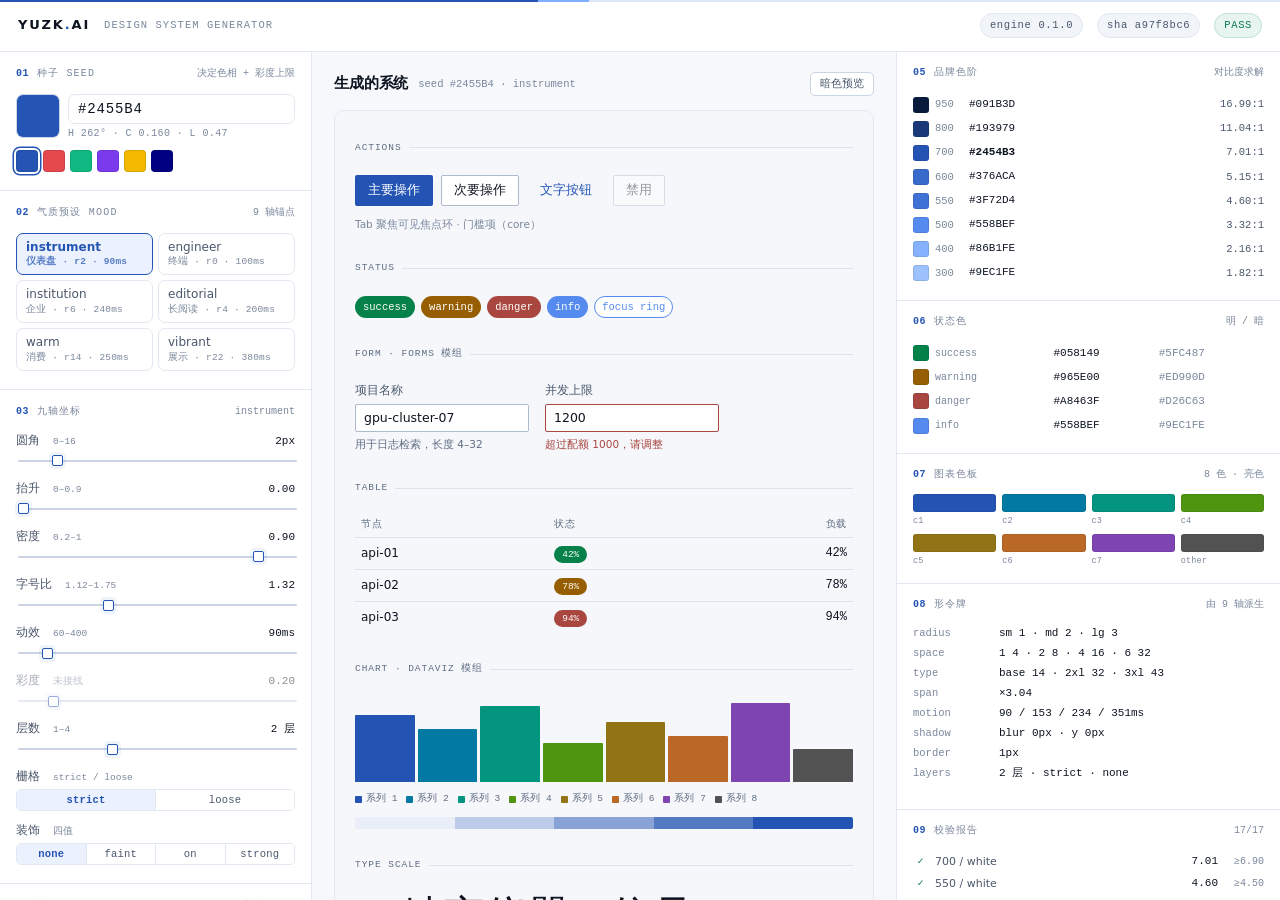
<file: generator.html>
<!DOCTYPE html>
<html lang="zh-CN">
<head>
<meta charset="UTF-8">
<meta name="viewport" content="width=device-width, initial-scale=1">
<title>YUZK.AI — 设计系统生成器</title>
<style>
  *, *::before, *::after { box-sizing: border-box; }
  :root {
    --page-bg: #F6F8FC;
    --page-surface: #FFFFFF;
    --page-sunken: #F1F4F9;
    --page-line: #E2E8F1;
    --page-line-strong: #CBD5E4;
    --page-ink: #0D1420;
    --page-ink-2: #4A576B;
    --page-ink-3: #7A879C;
    --page-accent: #2455B4;
    --page-accent-soft: #ECF2FD;
    --page-ok: #0B7A57;
    --page-ok-soft: #E7F4EF;
    --page-warn: #8A5A00;
    --page-warn-soft: #FCF3E2;
    --page-fail: #B3261E;
    --page-fail-soft: #FBEBEA;
    --r: 7px;
    --mono: ui-monospace, SFMono-Regular, "SF Mono", Menlo, Consolas, "Liberation Mono", monospace;
    --sans: ui-sans-serif, system-ui, -apple-system, "Segoe UI", "PingFang SC", "Hiragino Sans GB", "Microsoft YaHei", sans-serif;
  }
  html, body { height: 100%; }
  body {
    margin: 0; font-family: var(--sans); color: var(--page-ink);
    background: var(--page-bg); font-size: 13px; line-height: 1.55;
    -webkit-font-smoothing: antialiased;
  }
  .app { display: grid; grid-template-columns: 312px minmax(0, 1fr) 384px; height: 100vh; }

  /* ---------- masthead ---------- */
  .mast {
    grid-column: 1 / -1; display: flex; align-items: center; gap: 14px;
    padding: 0 18px; height: 52px; background: var(--page-surface);
    border-bottom: 1px solid var(--page-line); position: relative; z-index: 3;
  }
  .mast::before {
    content: ""; position: absolute; inset: 0 0 auto 0; height: 2px;
    background: linear-gradient(90deg, #2455B4 0%, #2455B4 42%, #7FB0FF 42%, #7FB0FF 46%, #DCE6F6 46%, #DCE6F6 100%);
  }
  .mark { font-weight: 700; letter-spacing: .14em; font-size: 13px; }
  .mark span { color: var(--page-accent); }
  .mast .sub { font-family: var(--mono); font-size: 10.5px; letter-spacing: .1em; color: var(--page-ink-3); text-transform: uppercase; }
  .mast .spacer { flex: 1; }
  .pill {
    font-family: var(--mono); font-size: 10.5px; letter-spacing: .06em;
    padding: 3px 9px; border-radius: 999px; border: 1px solid var(--page-line);
    color: var(--page-ink-2); background: var(--page-sunken); white-space: nowrap;
  }
  .pill.ok { color: var(--page-ok); background: var(--page-ok-soft); border-color: #BFE3D5; }
  .pill.fail { color: var(--page-fail); background: var(--page-fail-soft); border-color: #F0C9C6; }

  /* ---------- columns ---------- */
  .col { overflow-y: auto; background: var(--page-surface); }
  .col.left { border-right: 1px solid var(--page-line); padding: 0 0 40px; }
  .col.mid { background: var(--page-bg); padding: 20px 22px 48px; }
  .col.right { border-left: 1px solid var(--page-line); padding: 0 0 40px; }

  .group { border-bottom: 1px solid var(--page-line); padding: 14px 16px 18px; }
  .group:last-child { border-bottom: 0; }
  .glabel {
    display: flex; align-items: baseline; gap: 8px; margin: 0 0 12px;
    font-family: var(--mono); font-size: 10px; letter-spacing: .12em;
    text-transform: uppercase; color: var(--page-ink-3);
  }
  .glabel b { color: var(--page-accent); font-weight: 600; letter-spacing: .04em; }
  .glabel .hint { margin-left: auto; text-transform: none; letter-spacing: 0; font-size: 10px; color: var(--page-ink-3); }

  /* ---------- seed ---------- */
  .seedrow { display: flex; gap: 8px; align-items: stretch; }
  .seedswatch {
    width: 44px; height: 44px; border-radius: var(--r); border: 1px solid var(--page-line-strong);
    padding: 0; overflow: hidden; cursor: pointer; flex: none; position: relative;
  }
  .seedswatch input { position: absolute; inset: -8px; width: 200%; height: 200%; border: 0; padding: 0; cursor: pointer; }
  .seedtext {
    flex: 1; min-width: 0; display: flex; flex-direction: column; justify-content: center; gap: 2px;
  }
  .seedtext input {
    font-family: var(--mono); font-size: 14px; letter-spacing: .06em; text-transform: uppercase;
    border: 1px solid var(--page-line); border-radius: var(--r); padding: 6px 9px;
    background: var(--page-surface); color: var(--page-ink); width: 100%;
  }
  .seedtext input:focus { outline: 2px solid var(--page-accent-soft); border-color: var(--page-accent); }
  .seedtext .meta { font-family: var(--mono); font-size: 10px; color: var(--page-ink-3); letter-spacing: .04em; }
  .presets { display: flex; gap: 5px; margin-top: 9px; flex-wrap: wrap; }
  .presets button {
    width: 22px; height: 22px; border-radius: 4px; border: 1px solid rgba(13,20,32,.12);
    cursor: pointer; padding: 0; transition: transform .12s ease;
  }
  .presets button:hover { transform: translateY(-1px); }
  .presets button[aria-pressed="true"] { box-shadow: 0 0 0 2px var(--page-surface), 0 0 0 3.5px var(--page-accent); }

  /* ---------- mood chips ---------- */
  .moods { display: grid; grid-template-columns: 1fr 1fr; gap: 5px; }
  .moods button {
    text-align: left; padding: 6px 9px; border-radius: var(--r); border: 1px solid var(--page-line);
    background: var(--page-surface); cursor: pointer; font-family: var(--sans); font-size: 12px;
    color: var(--page-ink-2); display: flex; flex-direction: column; gap: 1px; line-height: 1.3;
  }
  .moods button small { font-family: var(--mono); font-size: 9.5px; color: var(--page-ink-3); letter-spacing: .02em; }
  .moods button:hover { border-color: var(--page-line-strong); }
  .moods button[aria-pressed="true"] {
    border-color: var(--page-accent); background: var(--page-accent-soft); color: var(--page-accent); font-weight: 600;
  }
  .moods button[aria-pressed="true"] small { color: var(--page-accent); opacity: .75; }

  /* ---------- axes ---------- */
  .axis { margin-bottom: 11px; }
  .axis:last-child { margin-bottom: 0; }
  .axis .top { display: flex; align-items: baseline; gap: 6px; margin-bottom: 3px; }
  .axis .name { font-size: 11.5px; color: var(--page-ink-2); }
  .axis .val { margin-left: auto; font-family: var(--mono); font-size: 11px; color: var(--page-ink); font-variant-numeric: tabular-nums; }
  .axis .lim { font-family: var(--mono); font-size: 9.5px; color: var(--page-ink-3); margin-left: 7px; }
  .axis.off { opacity: .48; }
  input[type="range"] {
    -webkit-appearance: none; appearance: none; width: 100%; height: 16px;
    background: transparent; cursor: pointer; display: block;
  }
  input[type="range"]::-webkit-slider-runnable-track {
    height: 2px; background: var(--page-line-strong); border-radius: 2px;
  }
  input[type="range"]::-webkit-slider-thumb {
    -webkit-appearance: none; width: 11px; height: 11px; margin-top: -4.5px;
    border-radius: 2px; background: var(--page-surface);
    border: 1.5px solid var(--page-accent); box-shadow: 0 0 0 3px rgba(36,85,180,.07);
  }
  input[type="range"]::-moz-range-track { height: 2px; background: var(--page-line-strong); border-radius: 2px; }
  input[type="range"]::-moz-range-thumb {
    width: 11px; height: 11px; border-radius: 2px; background: var(--page-surface);
    border: 1.5px solid var(--page-accent);
  }
  input[type="range"]:disabled { cursor: not-allowed; }
  .seg { display: flex; border: 1px solid var(--page-line); border-radius: 5px; overflow: hidden; }
  .seg button {
    flex: 1; padding: 4px 0; font-size: 10.5px; background: var(--page-surface); border: 0;
    border-right: 1px solid var(--page-line); color: var(--page-ink-2); cursor: pointer;
    font-family: var(--mono); letter-spacing: .02em;
  }
  .seg button:last-child { border-right: 0; }
  .seg button[aria-pressed="true"] { background: var(--page-accent-soft); color: var(--page-accent); font-weight: 600; }

  /* ---------- modules ---------- */
  .mods { display: flex; flex-direction: column; gap: 2px; }
  .mod {
    display: flex; align-items: center; gap: 9px; padding: 6px 7px; border-radius: 5px;
    cursor: pointer; border: 1px solid transparent;
  }
  .mod:hover { background: var(--page-sunken); }
  .mod .box {
    width: 13px; height: 13px; border-radius: 3px; border: 1.5px solid var(--page-line-strong);
    flex: none; position: relative; background: var(--page-surface);
  }
  .mod[aria-checked="true"] .box { background: var(--page-accent); border-color: var(--page-accent); }
  .mod[aria-checked="true"] .box::after {
    content: ""; position: absolute; left: 3.5px; top: 1px; width: 3.5px; height: 7px;
    border: solid #fff; border-width: 0 1.5px 1.5px 0; transform: rotate(42deg);
  }
  .mod .txt { font-size: 12px; }
  .mod .txt code { font-family: var(--mono); font-size: 9.5px; color: var(--page-ink-3); margin-left: 5px; }
  .mod.locked { cursor: default; }
  .mod.locked .txt::after { content: " 门槛"; font-family: var(--mono); font-size: 9px; color: var(--page-ok); }

  /* ---------- preview ---------- */
  .pv-head { display: flex; align-items: center; gap: 10px; margin-bottom: 14px; }
  .pv-head h1 { margin: 0; font-size: 15px; font-weight: 650; letter-spacing: -.01em; }
  .pv-head .path { font-family: var(--mono); font-size: 10.5px; color: var(--page-ink-3); }
  .pv-head .spacer { flex: 1; }
  .themebtn {
    font-family: var(--mono); font-size: 10.5px; padding: 4px 9px; border-radius: 5px;
    border: 1px solid var(--page-line-strong); background: var(--page-surface);
    color: var(--page-ink-2); cursor: pointer;
  }
  .themebtn:hover { color: var(--page-ink); }

  #preview {
    --pv-bg: #F5F7FB; --pv-surface: #FFFFFF; --pv-sunken: #EEF2F8;
    --pv-line: #DCE3ED; --pv-line-strong: #AEBBCC;
    --pv-ink: #0D1420; --pv-ink-2: #4A576B; --pv-ink-3: #5F6D82;
    --pv-accent: #2455B4; --pv-accent-hover: #376ACA; --pv-on-accent: #FFFFFF;
    --pv-radius: 2px; --pv-space: 8px;
    background: var(--pv-bg); color: var(--pv-ink);
    border: 1px solid var(--page-line); border-radius: 10px; overflow: hidden;
    transition: background .2s ease, color .2s ease;
  }
  .pv-inner { padding: calc(var(--pv-space) * 2.5); display: flex; flex-direction: column; gap: calc(var(--pv-space) * 2.5); }
  .pv-sec { display: flex; flex-direction: column; gap: calc(var(--pv-space) * 1.25); }
  .pv-sec > .cap {
    font-family: var(--mono); font-size: 9.5px; letter-spacing: .1em; text-transform: uppercase;
    color: var(--pv-ink-3); display: flex; align-items: center; gap: 7px;
  }
  .pv-sec > .cap::after { content: ""; flex: 1; height: 1px; background: var(--pv-line); }
  .row { display: flex; gap: calc(var(--pv-space) * 1); flex-wrap: wrap; align-items: center; }

  .btn {
    font-family: var(--sans); font-size: 12.5px; font-weight: 550; cursor: pointer;
    border-radius: var(--pv-radius); padding: calc(var(--pv-space) * 0.75) calc(var(--pv-space) * 1.5);
    border: 1px solid transparent; transition: background .12s ease, border-color .12s ease;
    display: inline-flex; align-items: center; gap: 6px;
  }
  .btn.primary { background: var(--pv-accent); color: var(--pv-on-accent); }
  .btn.primary:hover { background: var(--pv-accent-hover); }
  .btn.secondary { background: var(--pv-surface); color: var(--pv-ink); border-color: var(--pv-line-strong); }
  .btn.secondary:hover { border-color: var(--pv-ink-3); }
  .btn.ghost { background: transparent; color: var(--pv-accent); }
  .btn.ghost:hover { background: var(--pv-sunken); }
  .btn[disabled] { opacity: .42; cursor: not-allowed; }
  .btn:focus-visible { outline: none; box-shadow: 0 0 0 2px var(--pv-bg), 0 0 0 4px var(--pv-focus); }
  :focus-visible { outline: 2px solid var(--pv-focus); outline-offset: 1px; }

  .chipset { display: flex; gap: 6px; flex-wrap: wrap; }
  .chip {
    font-family: var(--mono); font-size: 10.5px; padding: 2px 7px; border-radius: 999px;
    border: 1px solid var(--pv-line); color: var(--pv-ink-2); background: var(--pv-surface);
  }
  .chip.solid { color: #fff; border-color: transparent; }

  .field { display: flex; flex-direction: column; gap: 4px; max-width: 300px; }
  .field label { font-size: 11.5px; color: var(--pv-ink-2); font-weight: 550; }
  .field input[type="text"] {
    font-family: var(--sans); font-size: 12.5px; padding: calc(var(--pv-space) * 0.7) calc(var(--pv-space) * 1);
    border: 1px solid var(--pv-line-strong); border-radius: var(--pv-radius);
    background: var(--pv-surface); color: var(--pv-ink);
  }
  .field .help { font-size: 10.5px; color: var(--pv-ink-3); }
  .field.err input[type="text"] { border-color: var(--pv-danger); }
  .field.err .help { color: var(--pv-danger); }

  table.mini { width: 100%; border-collapse: collapse; font-size: 12px; }
  table.mini th {
    text-align: left; font-weight: 550; font-size: 10px; letter-spacing: .06em; text-transform: uppercase;
    color: var(--pv-ink-3); padding: 0 6px 6px; border-bottom: 1px solid var(--pv-line);
  }
  table.mini td { padding: 6px; border-bottom: 1px solid var(--pv-line); }
  table.mini td.num { font-family: var(--mono); font-variant-numeric: tabular-nums; text-align: right; }

  .bars { display: flex; align-items: flex-end; gap: 3px; height: 86px; }
  .bars i { flex: 1; border-radius: 1px 1px 0 0; display: block; }
  .legend { display: flex; gap: 9px; flex-wrap: wrap; font-family: var(--mono); font-size: 9.5px; color: var(--pv-ink-3); }
  .legend span { display: inline-flex; align-items: center; gap: 4px; }
  .legend b { width: 7px; height: 7px; border-radius: 1px; display: inline-block; }
  .seqbar { display: flex; height: 12px; border-radius: 2px; overflow: hidden; }
  .seqbar i { flex: 1; display: block; }

  .typescale { display: flex; flex-direction: column; gap: calc(var(--pv-space) * 0.75); }
  .typescale div { display: flex; align-items: baseline; gap: 10px; }
  .typescale .k { font-family: var(--mono); font-size: 9.5px; color: var(--pv-ink-3); width: 34px; flex: none; }
  .kbd {
    font-family: var(--mono); font-size: 10.5px; padding: 1px 5px; border-radius: 3px;
    background: var(--pv-sunken); border: 1px solid var(--pv-line);
    border-bottom-width: 2px; color: var(--pv-ink-2);
  }

  /* ---------- right panel ---------- */
  .rgroup { border-bottom: 1px solid var(--page-line); padding: 13px 16px 15px; }
  .rgroup:last-child { border-bottom: 0; }
  table.tok { width: 100%; border-collapse: collapse; font-size: 11.5px; }
  table.tok td { padding: 3.5px 0; vertical-align: middle; }
  table.tok td.sw { width: 22px; }
  table.tok td.sw i { display: block; width: 16px; height: 16px; border-radius: 3px; border: 1px solid rgba(13,20,32,.1); }
  table.tok td.k { font-family: var(--mono); font-size: 10.5px; color: var(--page-ink-3); width: 34px; }
  table.tok.status td.k { width: auto; white-space: nowrap; padding-right: 10px; font-size: 10px; }
  table.tok td.hx { font-family: var(--mono); font-size: 11px; font-variant-numeric: tabular-nums; }
  table.tok td.cr { font-family: var(--mono); font-size: 10.5px; text-align: right; color: var(--page-ink-2); font-variant-numeric: tabular-nums; }
  table.tok tr.hl td.hx { font-weight: 700; }

  .chartgrid { display: grid; grid-template-columns: repeat(4, 1fr); gap: 6px; }
  .chartgrid div { display: flex; flex-direction: column; gap: 3px; }
  .chartgrid i { height: 18px; border-radius: 3px; display: block; border: 1px solid rgba(13,20,32,.08); }
  .chartgrid b { font-family: var(--mono); font-size: 8.5px; color: var(--page-ink-3); font-weight: 400; letter-spacing: .02em; }

  table.checks { width: 100%; border-collapse: collapse; font-size: 11px; }
  table.checks td { padding: 2.5px 0; font-variant-numeric: tabular-nums; }
  table.checks td.n { color: var(--page-ink-2); }
  table.checks td.v { font-family: var(--mono); text-align: right; color: var(--page-ink); width: 52px; }
  table.checks td.f { font-family: var(--mono); text-align: right; color: var(--page-ink-3); width: 46px; font-size: 10px; }
  table.checks td.m { width: 22px; padding-right: 7px; text-align: center; font-family: var(--mono); font-size: 10px; }
  table.checks td.m.ok { color: var(--page-ok); }
  table.checks td.m.no { color: var(--page-fail); font-weight: 700; }

  .note {
    font-size: 11.5px; color: var(--page-warn); background: var(--page-warn-soft);
    border: 1px solid #F0DCB8; border-radius: 6px; padding: 7px 9px; margin-bottom: 6px;
  }
  .note b { font-family: var(--mono); font-size: 9.5px; letter-spacing: .06em; display: block; margin-bottom: 2px; }
  .muted { font-size: 11px; color: var(--page-ink-3); }
  .kv { display: grid; grid-template-columns: 78px 1fr; gap: 3px 8px; font-size: 11.5px; }
  .kv dt { font-family: var(--mono); font-size: 10.5px; color: var(--page-ink-3); }
  .kv dd { margin: 0; font-family: var(--mono); font-size: 11px; font-variant-numeric: tabular-nums; }
  .export {
    width: 100%; margin-top: 4px; padding: 9px; border-radius: var(--r); cursor: pointer;
    background: var(--page-accent); color: #fff; border: 0; font-size: 12px; font-weight: 600;
    font-family: var(--sans); letter-spacing: .02em;
  }
  .export:hover { background: #1C4A9E; }
  .hash { font-family: var(--mono); font-size: 10px; color: var(--page-ink-3); letter-spacing: .06em; }

  @media (max-width: 1180px) {
    .app { grid-template-columns: 280px minmax(0, 1fr); height: auto; }
    .col.right { grid-column: 1 / -1; border-left: 0; border-top: 1px solid var(--page-line); }
    .col { overflow: visible; }
  }
  @media (max-width: 780px) {
    .app { grid-template-columns: 1fr; }
    .col.left { border-right: 0; border-bottom: 1px solid var(--page-line); }
  }
</style>
</head>
<body>
<div class="app">
  <header class="mast">
    <div class="mark">YUZK<span>.</span>AI</div>
    <div class="sub">Design System Generator</div>
    <div class="spacer"></div>
    <div class="pill" id="enginePill">engine 0.1.0</div>
    <div class="pill" id="hashPill">—</div>
    <div class="pill" id="verdictPill">—</div>
  </header>

  <!-- ============ 左：输入 ============ -->
  <aside class="col left">
    <section class="group">
      <p class="glabel"><b>01</b> 种子 SEED <span class="hint">决定色相 + 彩度上限</span></p>
      <div class="seedrow">
        <label class="seedswatch" id="seedSwatch">
          <input type="color" id="seedColor" value="#2455b4" aria-label="选择种子色">
        </label>
        <div class="seedtext">
          <input type="text" id="seedText" value="#2455B4" spellcheck="false" aria-label="种子色十六进制">
          <span class="meta" id="seedMeta">H 262° · C 0.160 · L 0.47</span>
        </div>
      </div>
      <div class="presets" id="presets"></div>
    </section>

    <section class="group">
      <p class="glabel"><b>02</b> 气质预设 MOOD <span class="hint">9 轴锚点</span></p>
      <div class="moods" id="moods"></div>
    </section>

    <section class="group">
      <p class="glabel"><b>03</b> 九轴坐标 <span class="hint" id="axisHint">instrument</span></p>
      <div id="axes"></div>
    </section>

    <section class="group">
      <p class="glabel"><b>04</b> 模组 MODULES <span class="hint">门槛不可卸</span></p>
      <div class="mods" id="mods"></div>
      <p class="muted" style="margin:9px 0 0">未启用模组的令牌不生成，也不兜底——引用即失效。</p>
    </section>
  </aside>

  <!-- ============ 中：活界面 ============ -->
  <main class="col mid">
    <div class="pv-head">
      <h1>生成的系统</h1>
      <span class="path" id="pvPath">seed #2455B4 · instrument</span>
      <span class="spacer"></span>
      <button class="themebtn" id="themeBtn">暗色预览</button>
    </div>

    <div id="preview">
      <div class="pv-inner">
        <section class="pv-sec">
          <p class="cap">Actions</p>
          <div class="row">
            <button class="btn primary" id="pvFocus">主要操作</button>
            <button class="btn secondary">次要操作</button>
            <button class="btn ghost">文字按钮</button>
            <button class="btn secondary" disabled>禁用</button>
          </div>
          <p class="muted" style="margin:0;font-size:10.5px">Tab 聚焦可见焦点环 · 门槛项（core）</p>
        </section>

        <section class="pv-sec">
          <p class="cap">Status</p>
          <div class="chipset" id="pvStatus"></div>
        </section>

        <section class="pv-sec" id="pvFormsSec">
          <p class="cap">Form · forms 模组</p>
          <div class="row" style="align-items:flex-start;gap:calc(var(--pv-space)*2)">
            <div class="field">
              <label for="f1">项目名称</label>
              <input type="text" id="f1" value="gpu-cluster-07">
              <span class="help">用于日志检索，长度 4–32</span>
            </div>
            <div class="field err">
              <label for="f2">并发上限</label>
              <input type="text" id="f2" value="1200" aria-invalid="true" aria-describedby="f2h">
              <span class="help" id="f2h">超过配额 1000，请调整</span>
            </div>
          </div>
        </section>

        <section class="pv-sec">
          <p class="cap">Table</p>
          <table class="mini">
            <thead><tr><th>节点</th><th>状态</th><th style="text-align:right">负载</th></tr></thead>
            <tbody id="pvTable"></tbody>
          </table>
        </section>

        <section class="pv-sec" id="pvChartSec">
          <p class="cap">Chart · dataviz 模组</p>
          <div class="bars" id="pvBars"></div>
          <div class="legend" id="pvLegend"></div>
          <div class="seqbar" id="pvSeq"></div>
        </section>

        <section class="pv-sec">
          <p class="cap">Type scale</p>
          <div class="typescale" id="pvType"></div>
        </section>

        <section class="pv-sec" id="pvKbdSec">
          <p class="cap">Keyboard · keyboard 模组</p>
          <div class="row">
            <span class="kbd">⌘K</span><span class="muted" style="font-size:11px">全局命令面板</span>
          </div>
        </section>

        <section class="pv-sec" id="pvI18nSec">
          <p class="cap">i18n · i18n 模组</p>
          <div class="field" style="max-width:100%">
            <label for="f3">提交审批</label>
            <input type="text" id="f3" value="Submit for approval" style="max-width:100%">
            <span class="help" id="pvI18nHelp">当前文案 · 英文膨胀后需预留 30% 宽度</span>
          </div>
        </section>
      </div>
    </div>
  </main>

  <!-- ============ 右：输出 ============ -->
  <aside class="col right">
    <section class="rgroup">
      <p class="glabel"><b>05</b> 品牌色阶 <span class="hint">对比度求解</span></p>
      <table class="tok" id="rampTable"></table>
    </section>

    <section class="rgroup">
      <p class="glabel"><b>06</b> 状态色 <span class="hint">明 / 暗</span></p>
      <table class="tok status" id="statusTable"></table>
    </section>

    <section class="rgroup">
      <p class="glabel"><b>07</b> 图表色板 <span class="hint" id="chartHint">8 色</span></p>
      <div class="chartgrid" id="chartGrid"></div>
    </section>

    <section class="rgroup">
      <p class="glabel"><b>08</b> 形令牌 <span class="hint">由 9 轴派生</span></p>
      <dl class="kv" id="formKv"></dl>
    </section>

    <section class="rgroup">
      <p class="glabel"><b>09</b> 校验报告 <span class="hint" id="checkHint"></span></p>
      <table class="checks" id="checkTable"></table>
    </section>

    <section class="rgroup">
      <p class="glabel"><b>10</b> 约束与告警</p>
      <div id="notes"></div>
      <p class="muted" id="noNotes" style="display:none">无告警。全部目标在物理约束内可达。</p>
    </section>

    <section class="rgroup">
      <p class="glabel"><b>11</b> 导出</p>
      <p class="muted" style="margin:0 0 8px">中性阶 / 字重 / 图标仍取自存量 v2.3.0，生成器暂不接管（见架构 §10.3）。</p>
      <button class="export" id="exportBtn">导出 tokens.css</button>
      <p class="hash" id="hashLine" style="margin:8px 0 0"></p>
    </section>
  </aside>
</div>

<script>
/* engine/generate.mjs v0.1.0 — inlined by engine/build_page.py, do not edit here */
/**
 * YUZK.AI Design System - Generator Engine (JS port) v0.1.0
 *
 *     f(seed, mood) -> { tokens, report }
 *
 * Line-by-line mirror of engine/generate.py. The two implementations MUST agree
 * bit-for-bit; engine/snapshot_test.mjs enforces that. Any change here must be
 * mirrored there, and vice versa.
 *
 * Two Python behaviours are reproduced deliberately:
 *   - `x ** (1/3)` is Math.pow(x, 1/3), NOT Math.cbrt (last-bit differences).
 *   - round() is banker's rounding, not half-up (see pround).
 */

// ---------------------------------------------------------------- color math

const s2l = (c) => (c <= 0.04045 ? c / 12.92 : Math.pow((c + 0.055) / 1.055, 2.4));

const l2s = (c) => {
  c = Math.min(1, Math.max(0, c));
  return c <= 0.0031308 ? 12.92 * c : 1.055 * Math.pow(c, 1 / 2.4) - 0.055;
};

const hex2rgb = (h) => {
  h = h.replace(/^#/, "");
  return [0, 2, 4].map((i) => parseInt(h.slice(i, i + 2), 16) / 255);
};

const hex2lab = (h) => {
  const [r, g, b] = hex2rgb(h).map(s2l);
  const l = 0.4122214708 * r + 0.5363325363 * g + 0.0514459929 * b;
  const m = 0.2119034982 * r + 0.6806995451 * g + 0.1073969566 * b;
  const s = 0.0883024619 * r + 0.2817188376 * g + 0.6299787005 * b;
  const [l_, m_, s_] = [l, m, s].map((x) => Math.pow(x, 1 / 3));
  return [
    0.2104542553 * l_ + 0.793617785 * m_ - 0.0040720468 * s_,
    1.9779984951 * l_ - 2.428592205 * m_ + 0.4505937099 * s_,
    0.0259040371 * l_ + 0.7827717662 * m_ - 0.808675766 * s_,
  ];
};

/** Python's round(): half-to-even, returns an integer. */
const pround = (x) => {
  const f = Math.floor(x);
  const d = x - f;
  if (d > 0.5) return f + 1;
  if (d < 0.5) return f;
  return f % 2 === 0 ? f : f + 1;
};

const hex2 = (x) => {
  const v = pround(l2s(x) * 255);
  return (v < 16 ? "0" : "") + v.toString(16).toUpperCase();
};

const lab2hex = (L, a, b) => {
  const l_ = L + 0.3963377774 * a + 0.2158037573 * b;
  const m_ = L - 0.1055613458 * a - 0.0638541728 * b;
  const s_ = L - 0.0894841775 * a - 1.291485548 * b;
  const [l, m, s] = [l_, m_, s_].map((x) => x * x * x);
  const r = 4.0767416621 * l - 3.3077115913 * m + 0.2309699292 * s;
  const g = -1.2684380046 * l + 2.6097574011 * m - 0.3413193965 * s;
  const bb = -0.0041960863 * l - 0.7034186147 * m + 1.707614701 * s;
  if (![r, g, bb].every((x) => x >= -0.001 && x <= 1.001)) return null;
  return "#" + hex2(r) + hex2(g) + hex2(bb);
};

const lch = (L, C, h) =>
  lab2hex(L, C * Math.cos((h * Math.PI) / 180), C * Math.sin((h * Math.PI) / 180));

/** Clamp chroma until the colour is representable in sRGB. */
const fit = (L, C, h) => {
  let c = Math.max(0, C);
  while (c > 0.0005) {
    const hx = lch(L, c, h);
    if (hx) return hx;
    c -= 0.002;
  }
  return lch(L, 0, h) || "#808080";
};

const Y = (hx) => {
  const [r, g, b] = hex2rgb(hx).map(s2l);
  return 0.2126 * r + 0.7152 * g + 0.0722 * b;
};

const cr = (a, b = "#FFFFFF") => {
  const ya = Y(a);
  const yb = Y(b);
  return (Math.max(ya, yb) + 0.05) / (Math.min(ya, yb) + 0.05);
};

const de = (p, q) => Math.sqrt((p[0] - q[0]) ** 2 + (p[1] - q[1]) ** 2 + (p[2] - q[2]) ** 2);

const lch_of = (hx) => {
  const [L, a, b] = hex2lab(hx);
  return [L, Math.hypot(a, b), ((Math.atan2(b, a) * 180) / Math.PI + 360) % 360];
};

// ---------------------------------------------------------------- solving

const y_for_cr = (cr_target, bg_y, above = true) =>
  above ? cr_target * (bg_y + 0.05) - 0.05 : (bg_y + 0.05) / cr_target - 0.05;

const solve_y = (target_y, h, c_hint) => {
  let lo = 0.02;
  let hi = 0.995;
  for (let i = 0; i < 44; i++) {
    const mid = (lo + hi) / 2;
    if (Y(fit(mid, c_hint, h)) < target_y) lo = mid;
    else hi = mid;
  }
  return fit((lo + hi) / 2, c_hint, h);
};

// ---------------------------------------------------------------- operator 1

const BRAND_STOPS = [
  ["950", null, 0.44],
  ["800", null, 0.72],
  ["700", 6.9, 1.0],
  ["600", 4.9, 1.0],
  ["550", 4.55, 1.0],
  ["500", null, 1.0],
  ["400", null, 0.86],
  ["300", null, 0.62],
];

const STOP_LUM = { 950: 0.0115 };
const DARK_BG = "#0F131B";
const NEUTRAL_HUE = 258.4;

const seed_hue = (seed) => {
  const [, c, h] = lch_of(seed);
  return c < 0.022 ? NEUTRAL_HUE : h;
};

const build_brand = (seed) => {
  const [, c_seed] = lch_of(seed);
  const achromatic = c_seed < 0.022;
  const h = seed_hue(seed);
  const c0 = Math.max(c_seed, 0.055);
  const white = Y("#FFFFFF");
  const ramp = {};
  const notes = [];

  const y700 = y_for_cr(6.9 * 1.012, white, false);
  const y600 = y_for_cr(5.1 * 1.012, white, false);
  const y550 = y_for_cr(4.56, white, false);
  const dark_bg_y = Y(DARK_BG);
  const targets = Object.assign({}, STOP_LUM, { 700: y700, 600: y600, 550: y550 });
  targets[800] = y700 * 0.45;
  targets[500] = y_for_cr(5.6, dark_bg_y, true);
  targets[400] = y_for_cr(8.6, dark_bg_y, true);
  targets[300] = y_for_cr(10.2, dark_bg_y, true);

  for (const [stop, , cf] of BRAND_STOPS) ramp[stop] = solve_y(targets[stop], h, c0 * cf);

  const d550 = de(hex2lab(ramp["550"]), hex2lab(ramp["600"]));
  if (d550 < 0.035) {
    notes.push(
      "550 / 600 的 OKLab ΔE 仅 " +
        d550.toFixed(3) +
        "，且这是不可通过调色解决的约束——提亮 550 会更靠近 600，压暗 550 会跌破 AA 4.5。" +
        "唯一解是叠加 1px --brand-ring 描边或 --glow-accent 柔光（THEMING §5.9）"
    );
  }

  const [, C700] = lch_of(ramp["700"]);
  if (C700 < c0 * 0.42) {
    return [null, ["seed 不可解：700 档需把彩度压到 " + C700.toFixed(3) + "，品牌色相已丢失"]];
  }
  if (h >= 58 && h <= 100 && !achromatic) {
    notes.push(
      "色相 " + pround(h) + "° 属于黄-黄绿区间：低亮度端必然转褐（物理约束），" +
        "不适合作为主品牌色，建议换到 200-280° 蓝青或 0-30° 红橙"
    );
  }
  if (achromatic) {
    notes.push(
      "seed 彩度仅 " + c_seed.toFixed(3) + "（接近无彩色）：虽可通过全部校验，但色阶退化为中性灰，" +
        "强调色失去辨识度。色相已回落到中性族 258°，保证输出稳定；" +
        "作主品牌色请改用 C≥0.06 的种子，若确需无彩系统应显式声明 monotone 模式"
    );
  }

  for (const stop of ["700", "600", "550"]) {
    if (cr(ramp[stop]) < 4.45) {
      return [null, ["seed 不可解：" + stop + " 档配白字只有 " + cr(ramp[stop]).toFixed(2) + ":1"]];
    }
  }
  return [ramp, notes];
};

// ---------------------------------------------------------------- operator 2

const build_semantic = (r) => ({
  accent: r["700"],
  onAccent: "#FFFFFF",
  actionPrimary: r["700"],
  actionPrimaryHover: r["600"],
  actionPrimaryActive: r["800"],
  onActionPrimary: "#FFFFFF",
  focusRing: r["500"],
  textLink: r["800"],
  textLinkHover: r["700"],
  info: r["500"],
});

// ---------------------------------------------------------------- operator 3

const STATUS_HUE = { success: 155.0, warning: 70.0, danger: 27.0 };
const STATUS_CR_LIGHT = { success: 4.9, warning: 5.4, danger: 5.8 };
const STATUS_CR_DARK = { success: 8.6, warning: 8.1, danger: 5.4 };

const build_status = (ramp, dark = false) => {
  const out = {};
  const bg = dark ? DARK_BG : "#FFFFFF";
  const bgy = Y(bg);
  for (const [name, hue] of Object.entries(STATUS_HUE)) {
    const target = dark ? STATUS_CR_DARK[name] : STATUS_CR_LIGHT[name];
    const c = name !== "warning" ? 0.13 : 0.16;
    out[name] = solve_y(y_for_cr(target, bgy, dark), hue, c);
  }
  out.info = dark ? ramp["300"] : ramp["500"];
  return out;
};

// ---------------------------------------------------------------- operator 4

const round2 = (x) => Math.round(x * 100) / 100;

const build_chart = (brand_h, status_hexes, dark = false, brand_main = null) => {
  const bg = dark ? "#0F131B" : "#F5F7FB";
  const want = dark ? 3.05 : 3.1;
  const l_grid = dark
    ? [0.6, 0.63, 0.66, 0.69, 0.72, 0.75]
    : [0.45, 0.48, 0.51, 0.54, 0.57, 0.6];
  const c_grid = [0.17, 0.15, 0.13, 0.11, 0.09];
  let hues = [brand_h, 232.0, 178.0, 135.0, 90.0, 55.0, 305.0];
  const committed = Object.values(status_hexes).map(hex2lab);
  const out = [];

  if (brand_main) {
    out.push(brand_main);
    committed.push(hex2lab(brand_main));
    hues = hues.slice(1);
  }

  for (const h of hues) {
    let hue = h;
    for (const sh of Object.values(STATUS_HUE)) {
      if (Math.abs(((hue - sh + 180) % 360) - 180) < 14) hue = (hue + 30) % 360;
    }
    let best = null;
    let best_key = null;
    for (const L of l_grid) {
      for (const C of c_grid) {
        const hx = lch(L, C, hue);
        if (!hx || cr(hx, bg) < want) continue;
        const lab = hex2lab(hx);
        let d = Infinity;
        for (const p of committed) d = Math.min(d, de(lab, p));
        if (d < 0.055) continue;
        const key = [C, -Math.abs(L - (dark ? 0.69 : 0.52))];
        if (best_key === null || key[0] > best_key[0] || (key[0] === best_key[0] && key[1] > best_key[1])) {
          best = hx;
          best_key = key;
        }
        break;
      }
    }
    if (best === null) best = lch(dark ? 0.69 : 0.52, 0.1, hue) || lch(0.5, 0, hue);
    out.push(best);
    committed.push(hex2lab(best));
  }

  const neutral_L = dark ? [0.66, 0.7, 0.74] : [0.44, 0.48, 0.52];
  let neutral = null;
  let best_d = -1;
  for (const L of neutral_L) {
    const hx = fit(L, 0, 0);
    let d = Infinity;
    for (const p of committed) d = Math.min(d, de(hex2lab(hx), p));
    if (d > best_d) {
      neutral = hx;
      best_d = d;
    }
  }
  out.push(neutral);
  return out;
};

// ---------------------------------------------------------------- operator 5

const MOODS = {
  instrument: { radius: 2, elevation: 0.0, density: 0.9, ratio: 1.32, motion: 90, chroma: 0.2, depth: 2, grid: "strict", ornament: "none" },
  engineer: { radius: 0, elevation: 0.0, density: 0.8, ratio: 1.3, motion: 100, chroma: 0.15, depth: 2, grid: "strict", ornament: "none" },
  institution: { radius: 6, elevation: 0.3, density: 0.7, ratio: 1.36, motion: 240, chroma: 0.4, depth: 3, grid: "strict", ornament: "none" },
  editorial: { radius: 4, elevation: 0.0, density: 0.3, ratio: 1.6, motion: 200, chroma: 0.5, depth: 2, grid: "loose", ornament: "faint" },
  warm: { radius: 14, elevation: 0.8, density: 0.4, ratio: 1.45, motion: 250, chroma: 0.6, depth: 4, grid: "loose", ornament: "on" },
  vibrant: { radius: 22, elevation: 1.0, density: 0.35, ratio: 1.55, motion: 380, chroma: 0.9, depth: 3, grid: "loose", ornament: "strong" },
};

const build_form = (m) => {
  const r = m.radius;
  const e = m.elevation;
  const d = m.density;
  const ratio = m.ratio;
  const base = 14;
  const space = pround(8 * (1.55 - 0.55 * d));
  const ramp = (n) => pround(space * n);

  return {
    radius: { none: 0, sm: pround(r * 0.5), md: r, lg: pround(r * 1.5), pill: 999 },
    space: { 1: ramp(0.5), 2: ramp(1), 3: ramp(1.5), 4: ramp(2), 5: ramp(3), 6: ramp(4), 8: ramp(6) },
    type: {
      base,
      lg: pround(base * ratio),
      xl: pround(base * Math.pow(ratio, 2)),
      "2xl": pround(base * Math.pow(ratio, 3)),
      "3xl": pround(base * Math.pow(ratio, 4)),
    },
    typeSpan: round2(Math.pow(ratio, 4)),
    motion: {
      instant: m.motion,
      fast: pround(m.motion * 1.7),
      normal: pround(m.motion * 2.6),
      slow: pround(m.motion * 3.9),
    },
    shadow: {
      blur: pround(e * 24),
      y: pround(e * 6),
      border: pround((1.0 - e * 0.5) * 10) / 10,
    },
    meta: { depth: m.depth, grid: m.grid, ornament: m.ornament },
  };
};

// ---------------------------------------------------------------- validator

const validate = (ramp, status, chart_light, chart_dark, dark_status) => {
  const rows = [];
  let ok = true;

  const add = (name, value, ratio, floor) => {
    const good = ratio >= floor;
    ok = ok && good;
    rows.push({ name, value, ratio, floor, good });
  };

  add("700 / white", ramp["700"], cr(ramp["700"]), 6.9);
  add("550 / white", ramp["550"], cr(ramp["550"]), 4.5);
  add("800 / white", ramp["800"], cr(ramp["800"]), 7.0);
  add("300 / dark canvas", ramp["300"], cr(ramp["300"], DARK_BG), 9.0);
  add("500 / dark canvas", ramp["500"], cr(ramp["500"], DARK_BG), 5.5);

  for (const k of ["success", "warning", "danger"]) {
    add(k + " / white", status[k], cr(status[k]), 4.5);
    add(k + " / dark", dark_status[k], cr(dark_status[k], DARK_BG), 5.0);
  }

  for (const [tag, pal] of [["chart light", chart_light], ["chart dark", chart_dark]]) {
    const labs = pal.map(hex2lab);
    let pair = Infinity;
    for (let i = 0; i < labs.length; i++)
      for (let j = i + 1; j < labs.length; j++) pair = Math.min(pair, de(labs[i], labs[j]));
    rows.push({ name: tag + " pairwise dE", value: pair.toFixed(3), ratio: pair, floor: 0.05, good: pair >= 0.05 });
    ok = ok && pair >= 0.05;

    const st = Object.values(tag.endsWith("light") ? status : dark_status).map(hex2lab);
    let gap = Infinity;
    for (const a of labs) for (const b of st) gap = Math.min(gap, de(a, b));
    rows.push({ name: tag + " vs status dE", value: gap.toFixed(3), ratio: gap, floor: 0.05, good: gap >= 0.05 });
    ok = ok && gap >= 0.05;

    const bg = tag.endsWith("light") ? "#F5F7FB" : DARK_BG;
    const low = Math.min(...pal.map((c) => cr(c, bg)));
    rows.push({ name: tag + " min contrast", value: low.toFixed(2), ratio: low, floor: 3.0, good: low >= 3.0 });
    ok = ok && low >= 3.0;
  }

  return [ok, rows];
};

// ---------------------------------------------------------------- entrance

const generate = (seed, mood_name = "instrument") => {
  const [ramp, notes] = build_brand(seed);
  if (ramp === null) return [null, notes];
  const sem = build_semantic(ramp);
  const status = build_status(ramp, false);
  const dark_status = build_status(ramp, true);
  const H = seed_hue(seed);

  const chart = build_chart(H, status, false, ramp["700"]);
  const chart_dark = build_chart(H, dark_status, true, ramp["500"]);

  const [ok, rows] = validate(ramp, status, chart, chart_dark, dark_status);
  const form = build_form(MOODS[mood_name]);

  return [
    {
      seed: seed.toUpperCase(),
      mood: mood_name,
      brand: ramp,
      semantic: sem,
      status,
      darkStatus: dark_status,
      chart,
      chartDark: chart_dark,
      form,
      ok,
      rows,
      notes,
    },
    notes,
  ];
};

</script>

<script>
(function () {
  "use strict";

  // Neutrals are still taken from the shipped v2.3.0 palette: the generator does
  // not own the neutral ramp yet (T-1 direction inversion must be fixed first).
  const NEUTRAL = {
    light: { bg: "#F5F7FB", surface: "#FFFFFF", sunken: "#EEF2F8", line: "#DCE3ED", lineStrong: "#AEBBCC", ink: "#0D1420", ink2: "#4A576B", ink3: "#5F6D82" },
    dark:  { bg: "#0F131B", surface: "#151A24", sunken: "#1B2230", line: "#242C3A", lineStrong: "#364154", ink: "#F2F6FC", ink2: "#A7B3C6", ink3: "#7A889D" }
  };

  const AXES = [
    { key: "radius", label: "圆角", min: 0, max: 16, step: 1, fmt: (v) => v + "px", lim: "0–16" },
    { key: "elevation", label: "抬升", min: 0, max: 0.9, step: 0.05, fmt: (v) => v.toFixed(2), lim: "0–0.9" },
    { key: "density", label: "密度", min: 0.2, max: 1, step: 0.02, fmt: (v) => v.toFixed(2), lim: "0.2–1" },
    { key: "ratio", label: "字号比", min: 1.12, max: 1.75, step: 0.01, fmt: (v) => v.toFixed(2), lim: "1.12–1.75" },
    { key: "motion", label: "动效", min: 60, max: 400, step: 10, fmt: (v) => v + "ms", lim: "60–400" },
    { key: "chroma", label: "彩度", min: 0.1, max: 1, step: 0.02, fmt: (v) => v.toFixed(2), lim: "0.1–1", off: true },
    { key: "depth", label: "层数", min: 1, max: 4, step: 1, fmt: (v) => v + " 层", lim: "1–4" }
  ];

  const state = {
    seed: "#2455B4",
    mood: "instrument",
    axes: Object.assign({}, MOODS.instrument),
    dark: false,
    modules: { dataviz: true, forms: true, keyboard: true, i18n: true }
  };

  const $ = (id) => document.getElementById(id);
  const esc = (s) => String(s).replace(/[&<>"]/g, (c) => ({ "&": "&amp;", "<": "&lt;", ">": "&gt;", '"': "&quot;" }[c]));

  // ---------------------------------------------------------------- model
  function current() {
    const [res] = generate(state.seed, state.mood);
    if (!res) return null;
    // The 9 axes only drive form tokens; brand/status/chart do not consume them
    // yet (chroma wiring lands in engine 0.2.0).
    res.form = build_form(state.axes);
    return res;
  }

  function hash(str) {
    let h = 0x811c9dc5;
    for (let i = 0; i < str.length; i++) { h ^= str.charCodeAt(i); h = Math.imul(h, 0x01000193) >>> 0; }
    return h.toString(16).padStart(8, "0");
  }

  // ---------------------------------------------------------------- chrome
  function renderPresets() {
    const seeds = ["#2455B4", "#E5484D", "#10B981", "#7C3AED", "#F5B800", "#000080"];
    $("presets").innerHTML = seeds.map((s) =>
      `<button data-seed="${s}" style="background:${s}" aria-pressed="${s.toLowerCase() === state.seed.toLowerCase()}" title="${s}"></button>`
    ).join("");
  }

  function renderMoods() {
    const meta = {
      instrument: "仪表盘", engineer: "终端", institution: "企业",
      editorial: "长阅读", warm: "消费", vibrant: "展示"
    };
    $("moods").innerHTML = Object.keys(MOODS).map((k) => {
      const m = MOODS[k];
      return `<button data-mood="${k}" aria-pressed="${k === state.mood}">${k}<small>${meta[k]} · r${m.radius} · ${m.motion}ms</small></button>`;
    }).join("");
  }

  function renderAxes() {
    $("axes").innerHTML = AXES.map((a) => {
      const v = state.axes[a.key];
      return `<div class="axis ${a.off ? "off" : ""}">
        <div class="top">
          <span class="name">${a.label}</span>
          <span class="lim">${a.off ? "未接线" : a.lim}</span>
          <span class="val">${a.fmt(v)}</span>
        </div>
        <input type="range" data-axis="${a.key}" min="${a.min}" max="${a.max}" step="${a.step}"
               value="${v}" ${a.off ? "disabled" : ""} aria-label="${a.label}">
      </div>`;
    }).join("") + `
      <div class="axis">
        <div class="top"><span class="name">栅格</span><span class="lim">strict / loose</span></div>
        <div class="seg" data-seg="grid">
          <button data-v="strict" aria-pressed="${state.axes.grid === "strict"}">strict</button>
          <button data-v="loose" aria-pressed="${state.axes.grid === "loose"}">loose</button>
        </div>
      </div>
      <div class="axis">
        <div class="top"><span class="name">装饰</span><span class="lim">四值</span></div>
        <div class="seg" data-seg="ornament">
          ${["none", "faint", "on", "strong"].map((v) =>
            `<button data-v="${v}" aria-pressed="${state.axes.ornament === v}">${v}</button>`).join("")}
        </div>
      </div>`;
  }

  function renderModules() {
    const items = [
      { k: "dataviz", note: "--chart-*", locked: false },
      { k: "forms", note: "--form-*", locked: false },
      { k: "keyboard", note: "无令牌", locked: false },
      { k: "i18n", note: "无令牌", locked: false }
    ];
    $("mods").innerHTML = items.map((it) =>
      `<div class="mod" role="checkbox" tabindex="0" data-mod="${it.k}"
            aria-checked="${!!state.modules[it.k]}">
         <span class="box"></span>
         <span class="txt">${it.k}<code>${it.note}</code></span>
       </div>`
    ).join("") + `<div class="mod locked"><span class="box" style="background:var(--page-ok);border-color:var(--page-ok)"></span>
        <span class="txt">a11y 门槛<code>core 内建</code></span></div>`;
  }

  // ---------------------------------------------------------------- preview
  function applyPreview(res) {
    const pv = $("preview");
    const n = state.dark ? NEUTRAL.dark : NEUTRAL.light;
    const f = res.form;
    const accent = state.dark ? res.brand["500"] : res.brand["700"];
    const accentHover = state.dark ? res.brand["550"] : res.brand["600"];
    const st = state.dark ? res.darkStatus : res.status;
    const chart = state.dark ? res.chartDark : res.chart;

    const vars = {
      "--pv-bg": n.bg, "--pv-surface": n.surface, "--pv-sunken": n.sunken,
      "--pv-line": n.line, "--pv-line-strong": n.lineStrong,
      "--pv-ink": n.ink, "--pv-ink-2": n.ink2, "--pv-ink-3": n.ink3,
      "--pv-accent": accent, "--pv-accent-hover": accentHover,
      "--pv-on-accent": "#FFFFFF",
      "--pv-focus": res.semantic.focusRing,
      "--pv-radius": f.radius.md + "px",
      "--pv-space": f.space[2] + "px",
      "--pv-danger": st.danger, "--pv-success": st.success, "--pv-warning": st.warning
    };
    for (const [k, v] of Object.entries(vars)) pv.style.setProperty(k, v);
    for (let i = 0; i < 8; i++) pv.style.setProperty("--pv-chart-" + (i + 1), chart[i]);

    // status chips
    $("pvStatus").innerHTML = ["success", "warning", "danger", "info"]
      .map((k) => `<span class="chip solid" style="background:${st[k]}">${k}</span>`)
      .join("") + `<span class="chip" style="border-color:${res.semantic.focusRing};color:${res.semantic.focusRing}">focus ring</span>`;

    // table
    const rows = [["api-01", "success", "42%"], ["api-02", "warning", "78%"], ["api-03", "danger", "94%"]];
    $("pvTable").innerHTML = rows.map(([id, k, load], i) =>
      `<tr style="border-bottom:${i === rows.length - 1 ? "0" : "1px solid var(--pv-line)"}">
         <td style="border-bottom:0">${id}</td>
         <td style="border-bottom:0"><span class="chip solid" style="background:${st[k]};font-size:9.5px">${load}</span></td>
         <td class="num" style="border-bottom:0">${load}</td>
       </tr>`).join("");

    // chart bars
    const heights = [78, 62, 88, 46, 70, 54, 92, 38];
    $("pvBars").innerHTML = heights.map((h, i) =>
      `<i style="height:${h}%;background:${chart[i % 8]}"></i>`).join("");
    $("pvLegend").innerHTML = chart.map((c, i) =>
      `<span><b style="background:${c}"></b>系列 ${i + 1}</span>`).join("");
    // sequential scale derived from the brand stop ladder (illustrative only)
    const seqLight = ["#E9EEF8", "#BDCCE8", "#89A3D6", "#547AC4", res.brand["700"]];
    const seqDark = ["#18243B", "#233A64", "#305596", "#3F72CD", res.brand["500"]];
    $("pvSeq").innerHTML = (state.dark ? seqDark : seqLight).map((c) => `<i style="background:${c}"></i>`).join("");

    // type scale
    const t = f.type;
    const items = [["3xl", t["3xl"]], ["2xl", t["2xl"]], ["xl", t.xl], ["lg", t.lg], ["base", t.base]];
    $("pvType").innerHTML = items.sort((a, b) => a[1] - b[1]).reverse().map(([k, v]) =>
      `<div><span class="k">${k}</span><span style="font-size:${v}px;line-height:1.15;letter-spacing:-.01em">精密仪器 · 信号</span>
       <span class="k" style="width:auto;margin-left:auto">${v}px</span></div>`).join("");

    // module visibility
    $("pvFormsSec").style.display = state.modules.forms ? "" : "none";
    $("pvChartSec").style.display = state.modules.dataviz ? "" : "none";
    $("pvKbdSec").style.display = state.modules.keyboard ? "" : "none";
    $("pvI18nSec").style.display = state.modules.i18n ? "" : "none";
    $("pvI18nHelp").textContent = state.modules.i18n
      ? "当前文案 · 英文膨胀后需预留 30% 宽度"
      : "";
  }

  // ---------------------------------------------------------------- output
  function renderOutput(res) {
    const role = { 950: "info 面", 800: "链接 / 按下", 700: "accent + solid", 600: "暗色 solid", 550: "暗色 hover", 500: "暗色 accent", 400: "hover 文字", 300: "暗色高亮文字" };
    $("rampTable").innerHTML = ["950", "800", "700", "600", "550", "500", "400", "300"].map((k) => {
      const hex = res.brand[k];
      const c = cr(hex);
      return `<tr class="${k === "700" ? "hl" : ""}">
        <td class="sw"><i style="background:${hex}"></i></td>
        <td class="k">${k}</td>
        <td class="hx">${hex}</td>
        <td class="cr">${c.toFixed(2)}:1</td>
      </tr>`;
    }).join("");

    $("statusTable").innerHTML = ["success", "warning", "danger", "info"].map((k) =>
      `<tr>
        <td class="sw"><i style="background:${res.status[k]}"></i></td>
        <td class="k">${k}</td>
        <td class="hx">${res.status[k]}</td>
        <td class="hx" style="color:var(--page-ink-3)">${res.darkStatus[k]}</td>
      </tr>`).join("");

    const grid = state.dark ? res.chartDark : res.chart;
    $("chartGrid").innerHTML = grid.map((c, i) =>
      `<div><i style="background:${c}"></i><b>${i < 7 ? "c" + (i + 1) : "other"}</b></div>`).join("");
    $("chartHint").textContent = state.dark ? "8 色 · 暗色" : "8 色 · 亮色";

    const f = res.form;
    $("formKv").innerHTML = [
      ["radius", `sm ${f.radius.sm} · md ${f.radius.md} · lg ${f.radius.lg}`],
      ["space", `1 ${f.space[1]} · 2 ${f.space[2]} · 4 ${f.space[4]} · 6 ${f.space[6]}`],
      ["type", `base ${f.type.base} · 2xl ${f.type["2xl"]} · 3xl ${f.type["3xl"]}`],
      ["span", `×${f.typeSpan}`],
      ["motion", `${f.motion.instant} / ${f.motion.fast} / ${f.motion.normal} / ${f.motion.slow}ms`],
      ["shadow", `blur ${f.shadow.blur}px · y ${f.shadow.y}px`],
      ["border", `${f.shadow.border}px`],
      ["layers", `${f.meta.depth} 层 · ${f.meta.grid} · ${f.meta.ornament}`]
    ].map(([k, v]) => `<dt>${k}</dt><dd>${v}</dd>`).join("");

    $("checkTable").innerHTML = res.rows.map((r) => {
      const isRatio = r.name.indexOf("dE") === -1;
      const val = isRatio ? r.ratio.toFixed(2) : r.ratio.toFixed(3);
      return `<tr>
        <td class="m ${r.good ? "ok" : "no"}">${r.good ? "✓" : "✗"}</td>
        <td class="n">${r.name}</td>
        <td class="v">${val}</td>
        <td class="f">≥${r.floor.toFixed(2)}</td>
      </tr>`;
    }).join("");
    const passed = res.rows.filter((r) => r.good).length;
    $("checkHint").textContent = `${passed}/${res.rows.length}`;
    $("verdictPill").textContent = res.ok ? "PASS" : "FAIL";
    $("verdictPill").className = "pill " + (res.ok ? "ok" : "fail");

    const notes = res.notes || [];
    $("notes").innerHTML = notes.map((n) =>
      `<div class="note"><b>约束</b>${esc(n)}</div>`).join("");
    $("noNotes").style.display = notes.length ? "none" : "block";

    const [L, C, H] = lch_of(state.seed);
    $("seedMeta").textContent = `H ${Math.round(H)}° · C ${C.toFixed(3)} · L ${L.toFixed(2)}`;
    $("pvPath").textContent = `seed ${state.seed.toUpperCase()} · ${state.mood}`;
    $("axisHint").textContent = isCustomAxes() ? "自定义" : state.mood;

    const h = hash(JSON.stringify({
      b: res.brand, s: res.status, d: res.darkStatus, c: res.chart, cd: res.chartDark, f: res.form
    }));
    $("hashPill").textContent = "sha " + h;
    $("hashLine").textContent = `output hash ${h} · 同输入必得同输出`;
  }

  function isCustomAxes() {
    const base = MOODS[state.mood];
    return Object.keys(base).some((k) => base[k] !== state.axes[k]);
  }

  // ---------------------------------------------------------------- loop
  function render() {
    const res = current();
    if (!res) {
      $("verdictPill").textContent = "REJECTED";
      $("verdictPill").className = "pill fail";
      return;
    }
    applyPreview(res);
    renderOutput(res);
  }

  // ---------------------------------------------------------------- events
  function setSeed(v) {
    if (!/^#[0-9a-f]{6}$/i.test(v)) return;
    state.seed = v.toUpperCase();
    $("seedText").value = state.seed;
    $("seedColor").value = state.seed.toLowerCase();
    renderPresets();
    render();
  }

  $("seedColor").addEventListener("input", (e) => setSeed(e.target.value));
  $("seedText").addEventListener("change", (e) => {
    let v = e.target.value.trim();
    if (!v.startsWith("#")) v = "#" + v;
    if (/^#[0-9a-f]{6}$/i.test(v)) setSeed(v);
    else e.target.value = state.seed;
  });

  $("presets").addEventListener("click", (e) => {
    const b = e.target.closest("button[data-seed]");
    if (b) setSeed(b.dataset.seed);
  });

  $("moods").addEventListener("click", (e) => {
    const b = e.target.closest("button[data-mood]");
    if (!b) return;
    state.mood = b.dataset.mood;
    state.axes = Object.assign({}, MOODS[state.mood]);
    renderMoods();
    renderAxes();
    render();
  });

  $("axes").addEventListener("input", (e) => {
    const r = e.target.closest("input[data-axis]");
    if (!r) return;
    state.axes[r.dataset.axis] = parseFloat(r.value);
    const a = AXES.find((x) => x.key === r.dataset.axis);
    const val = r.parentElement.querySelector(".val");
    if (val) val.textContent = a.fmt(parseFloat(r.value));
    render();
  });

  $("axes").addEventListener("click", (e) => {
    const b = e.target.closest(".seg button");
    if (!b) return;
    const seg = b.parentElement.dataset.seg;
    state.axes[seg] = b.dataset.v;
    renderAxes();
    render();
  });

  $("mods").addEventListener("click", (e) => {
    const m = e.target.closest(".mod[data-mod]");
    if (!m) return;
    const k = m.dataset.mod;
    state.modules[k] = !state.modules[k];
    m.setAttribute("aria-checked", state.modules[k]);
    render();
  });
  $("mods").addEventListener("keydown", (e) => {
    if (e.key !== " " && e.key !== "Enter") return;
    const m = e.target.closest(".mod[data-mod]");
    if (!m) return;
    e.preventDefault();
    m.click();
  });

  $("themeBtn").addEventListener("click", () => {
    state.dark = !state.dark;
    $("themeBtn").textContent = state.dark ? "亮色预览" : "暗色预览";
    render();
  });

  $("exportBtn").addEventListener("click", () => {
    const res = current();
    if (!res) return;
    const f = res.form;
    const L = [];
    L.push("/* YUZK.AI tokens — generated, do not edit by hand");
    L.push("   seed " + state.seed.toUpperCase() + " · mood " + state.mood + " · engine 0.1.0");
    L.push("   output hash " + hash(JSON.stringify({ b: res.brand, s: res.status, c: res.chart, f })) + " */");
    L.push(":root {");
    L.push("  /* L1c brand config (the only hand-editable block) */");
    for (const k of ["300", "400", "500", "550", "600", "700", "800", "950"])
      L.push("  --brand-" + k + ": " + res.brand[k] + ";");
    L.push("");
    L.push("  /* L2 semantic */");
    for (const [k, v] of Object.entries(res.semantic)) L.push("  --" + k + ": " + v + ";");
    L.push("");
    L.push("  /* status */");
    for (const k of ["success", "warning", "danger", "info"]) {
      L.push("  --status-" + k + ": " + res.status[k] + ";");
      L.push("  --status-" + k + "-dark: " + res.darkStatus[k] + ";");
    }
    if (state.modules.dataviz) {
      L.push("");
      L.push("  /* dataviz module */");
      res.chart.forEach((c, i) => L.push("  --chart-" + (i + 1) + ": " + c + ";"));
      res.chartDark.forEach((c, i) => L.push("  --chart-" + (i + 1) + "-dark: " + c + ";"));
    }
    L.push("");
    L.push("  /* form tokens derived from the 9 axes */");
    L.push("  --radius-sm: " + f.radius.sm + "px;  --radius-md: " + f.radius.md + "px;  --radius-lg: " + f.radius.lg + "px;");
    L.push("  --space-1: " + f.space[1] + "px;  --space-2: " + f.space[2] + "px;  --space-3: " + f.space[3] + "px;  --space-4: " + f.space[4] + "px;  --space-5: " + f.space[5] + "px;");
    L.push("  --text-base: " + f.type.base + "px;  --text-lg: " + f.type.lg + "px;  --text-xl: " + f.type.xl + "px;  --text-2xl: " + f.type["2xl"] + "px;  --text-3xl: " + f.type["3xl"] + "px;");
    L.push("  --duration-instant: " + f.motion.instant + "ms;  --duration-fast: " + f.motion.fast + "ms;  --duration-normal: " + f.motion.normal + "ms;  --duration-slow: " + f.motion.slow + "ms;");
    L.push("  --shadow-blur: " + f.shadow.blur + "px;  --shadow-y: " + f.shadow.y + "px;  --border-width: " + f.shadow.border + "px;");
    L.push("}");

    const blob = new Blob([L.join("\n")], { type: "text/css;charset=utf-8" });
    const a = document.createElement("a");
    a.href = URL.createObjectURL(blob);
    a.download = "tokens-" + state.seed.replace("#", "").toLowerCase() + "-" + state.mood + ".css";
    a.click();
    URL.revokeObjectURL(a.href);
  });

  // ---------------------------------------------------------------- boot
  renderPresets();
  renderMoods();
  renderAxes();
  renderModules();
  render();
})();
</script>
</body>
</html>
</file>
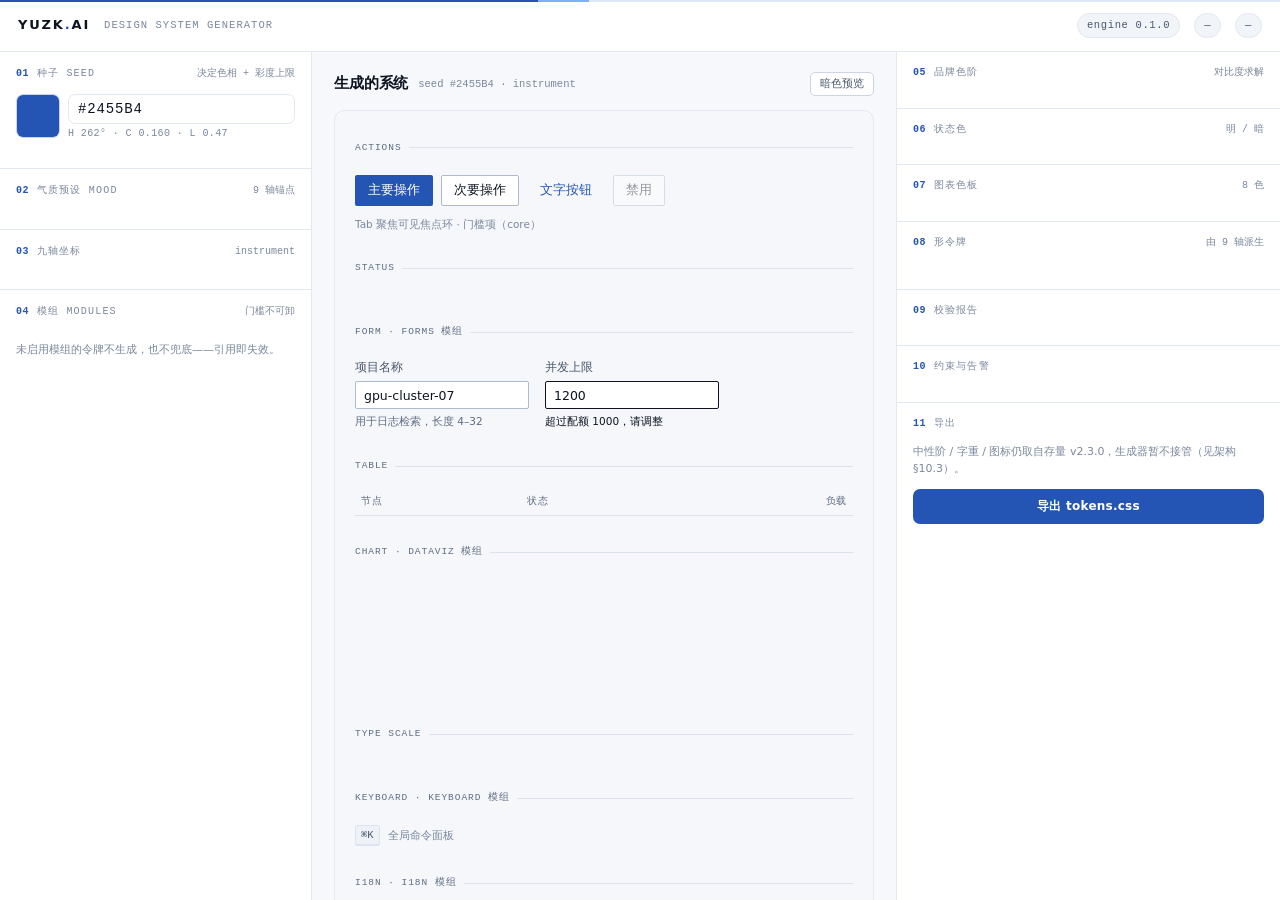
<file: engine/generator.template.html>
<!DOCTYPE html>
<html lang="zh-CN">
<head>
<meta charset="UTF-8">
<meta name="viewport" content="width=device-width, initial-scale=1">
<title>YUZK.AI — 设计系统生成器</title>
<style>
  *, *::before, *::after { box-sizing: border-box; }
  :root {
    --page-bg: #F6F8FC;
    --page-surface: #FFFFFF;
    --page-sunken: #F1F4F9;
    --page-line: #E2E8F1;
    --page-line-strong: #CBD5E4;
    --page-ink: #0D1420;
    --page-ink-2: #4A576B;
    --page-ink-3: #7A879C;
    --page-accent: #2455B4;
    --page-accent-soft: #ECF2FD;
    --page-ok: #0B7A57;
    --page-ok-soft: #E7F4EF;
    --page-warn: #8A5A00;
    --page-warn-soft: #FCF3E2;
    --page-fail: #B3261E;
    --page-fail-soft: #FBEBEA;
    --r: 7px;
    --mono: ui-monospace, SFMono-Regular, "SF Mono", Menlo, Consolas, "Liberation Mono", monospace;
    --sans: ui-sans-serif, system-ui, -apple-system, "Segoe UI", "PingFang SC", "Hiragino Sans GB", "Microsoft YaHei", sans-serif;
  }
  html, body { height: 100%; }
  body {
    margin: 0; font-family: var(--sans); color: var(--page-ink);
    background: var(--page-bg); font-size: 13px; line-height: 1.55;
    -webkit-font-smoothing: antialiased;
  }
  .app { display: grid; grid-template-columns: 312px minmax(0, 1fr) 384px; height: 100vh; }

  /* ---------- masthead ---------- */
  .mast {
    grid-column: 1 / -1; display: flex; align-items: center; gap: 14px;
    padding: 0 18px; height: 52px; background: var(--page-surface);
    border-bottom: 1px solid var(--page-line); position: relative; z-index: 3;
  }
  .mast::before {
    content: ""; position: absolute; inset: 0 0 auto 0; height: 2px;
    background: linear-gradient(90deg, #2455B4 0%, #2455B4 42%, #7FB0FF 42%, #7FB0FF 46%, #DCE6F6 46%, #DCE6F6 100%);
  }
  .mark { font-weight: 700; letter-spacing: .14em; font-size: 13px; }
  .mark span { color: var(--page-accent); }
  .mast .sub { font-family: var(--mono); font-size: 10.5px; letter-spacing: .1em; color: var(--page-ink-3); text-transform: uppercase; }
  .mast .spacer { flex: 1; }
  .pill {
    font-family: var(--mono); font-size: 10.5px; letter-spacing: .06em;
    padding: 3px 9px; border-radius: 999px; border: 1px solid var(--page-line);
    color: var(--page-ink-2); background: var(--page-sunken); white-space: nowrap;
  }
  .pill.ok { color: var(--page-ok); background: var(--page-ok-soft); border-color: #BFE3D5; }
  .pill.fail { color: var(--page-fail); background: var(--page-fail-soft); border-color: #F0C9C6; }

  /* ---------- columns ---------- */
  .col { overflow-y: auto; background: var(--page-surface); }
  .col.left { border-right: 1px solid var(--page-line); padding: 0 0 40px; }
  .col.mid { background: var(--page-bg); padding: 20px 22px 48px; }
  .col.right { border-left: 1px solid var(--page-line); padding: 0 0 40px; }

  .group { border-bottom: 1px solid var(--page-line); padding: 14px 16px 18px; }
  .group:last-child { border-bottom: 0; }
  .glabel {
    display: flex; align-items: baseline; gap: 8px; margin: 0 0 12px;
    font-family: var(--mono); font-size: 10px; letter-spacing: .12em;
    text-transform: uppercase; color: var(--page-ink-3);
  }
  .glabel b { color: var(--page-accent); font-weight: 600; letter-spacing: .04em; }
  .glabel .hint { margin-left: auto; text-transform: none; letter-spacing: 0; font-size: 10px; color: var(--page-ink-3); }

  /* ---------- seed ---------- */
  .seedrow { display: flex; gap: 8px; align-items: stretch; }
  .seedswatch {
    width: 44px; height: 44px; border-radius: var(--r); border: 1px solid var(--page-line-strong);
    padding: 0; overflow: hidden; cursor: pointer; flex: none; position: relative;
  }
  .seedswatch input { position: absolute; inset: -8px; width: 200%; height: 200%; border: 0; padding: 0; cursor: pointer; }
  .seedtext {
    flex: 1; min-width: 0; display: flex; flex-direction: column; justify-content: center; gap: 2px;
  }
  .seedtext input {
    font-family: var(--mono); font-size: 14px; letter-spacing: .06em; text-transform: uppercase;
    border: 1px solid var(--page-line); border-radius: var(--r); padding: 6px 9px;
    background: var(--page-surface); color: var(--page-ink); width: 100%;
  }
  .seedtext input:focus { outline: 2px solid var(--page-accent-soft); border-color: var(--page-accent); }
  .seedtext .meta { font-family: var(--mono); font-size: 10px; color: var(--page-ink-3); letter-spacing: .04em; }
  .presets { display: flex; gap: 5px; margin-top: 9px; flex-wrap: wrap; }
  .presets button {
    width: 22px; height: 22px; border-radius: 4px; border: 1px solid rgba(13,20,32,.12);
    cursor: pointer; padding: 0; transition: transform .12s ease;
  }
  .presets button:hover { transform: translateY(-1px); }
  .presets button[aria-pressed="true"] { box-shadow: 0 0 0 2px var(--page-surface), 0 0 0 3.5px var(--page-accent); }

  /* ---------- mood chips ---------- */
  .moods { display: grid; grid-template-columns: 1fr 1fr; gap: 5px; }
  .moods button {
    text-align: left; padding: 6px 9px; border-radius: var(--r); border: 1px solid var(--page-line);
    background: var(--page-surface); cursor: pointer; font-family: var(--sans); font-size: 12px;
    color: var(--page-ink-2); display: flex; flex-direction: column; gap: 1px; line-height: 1.3;
  }
  .moods button small { font-family: var(--mono); font-size: 9.5px; color: var(--page-ink-3); letter-spacing: .02em; }
  .moods button:hover { border-color: var(--page-line-strong); }
  .moods button[aria-pressed="true"] {
    border-color: var(--page-accent); background: var(--page-accent-soft); color: var(--page-accent); font-weight: 600;
  }
  .moods button[aria-pressed="true"] small { color: var(--page-accent); opacity: .75; }

  /* ---------- axes ---------- */
  .axis { margin-bottom: 11px; }
  .axis:last-child { margin-bottom: 0; }
  .axis .top { display: flex; align-items: baseline; gap: 6px; margin-bottom: 3px; }
  .axis .name { font-size: 11.5px; color: var(--page-ink-2); }
  .axis .val { margin-left: auto; font-family: var(--mono); font-size: 11px; color: var(--page-ink); font-variant-numeric: tabular-nums; }
  .axis .lim { font-family: var(--mono); font-size: 9.5px; color: var(--page-ink-3); margin-left: 7px; }
  .axis.off { opacity: .48; }
  input[type="range"] {
    -webkit-appearance: none; appearance: none; width: 100%; height: 16px;
    background: transparent; cursor: pointer; display: block;
  }
  input[type="range"]::-webkit-slider-runnable-track {
    height: 2px; background: var(--page-line-strong); border-radius: 2px;
  }
  input[type="range"]::-webkit-slider-thumb {
    -webkit-appearance: none; width: 11px; height: 11px; margin-top: -4.5px;
    border-radius: 2px; background: var(--page-surface);
    border: 1.5px solid var(--page-accent); box-shadow: 0 0 0 3px rgba(36,85,180,.07);
  }
  input[type="range"]::-moz-range-track { height: 2px; background: var(--page-line-strong); border-radius: 2px; }
  input[type="range"]::-moz-range-thumb {
    width: 11px; height: 11px; border-radius: 2px; background: var(--page-surface);
    border: 1.5px solid var(--page-accent);
  }
  input[type="range"]:disabled { cursor: not-allowed; }
  .seg { display: flex; border: 1px solid var(--page-line); border-radius: 5px; overflow: hidden; }
  .seg button {
    flex: 1; padding: 4px 0; font-size: 10.5px; background: var(--page-surface); border: 0;
    border-right: 1px solid var(--page-line); color: var(--page-ink-2); cursor: pointer;
    font-family: var(--mono); letter-spacing: .02em;
  }
  .seg button:last-child { border-right: 0; }
  .seg button[aria-pressed="true"] { background: var(--page-accent-soft); color: var(--page-accent); font-weight: 600; }

  /* ---------- modules ---------- */
  .mods { display: flex; flex-direction: column; gap: 2px; }
  .mod {
    display: flex; align-items: center; gap: 9px; padding: 6px 7px; border-radius: 5px;
    cursor: pointer; border: 1px solid transparent;
  }
  .mod:hover { background: var(--page-sunken); }
  .mod .box {
    width: 13px; height: 13px; border-radius: 3px; border: 1.5px solid var(--page-line-strong);
    flex: none; position: relative; background: var(--page-surface);
  }
  .mod[aria-checked="true"] .box { background: var(--page-accent); border-color: var(--page-accent); }
  .mod[aria-checked="true"] .box::after {
    content: ""; position: absolute; left: 3.5px; top: 1px; width: 3.5px; height: 7px;
    border: solid #fff; border-width: 0 1.5px 1.5px 0; transform: rotate(42deg);
  }
  .mod .txt { font-size: 12px; }
  .mod .txt code { font-family: var(--mono); font-size: 9.5px; color: var(--page-ink-3); margin-left: 5px; }
  .mod.locked { cursor: default; }
  .mod.locked .txt::after { content: " 门槛"; font-family: var(--mono); font-size: 9px; color: var(--page-ok); }

  /* ---------- preview ---------- */
  .pv-head { display: flex; align-items: center; gap: 10px; margin-bottom: 14px; }
  .pv-head h1 { margin: 0; font-size: 15px; font-weight: 650; letter-spacing: -.01em; }
  .pv-head .path { font-family: var(--mono); font-size: 10.5px; color: var(--page-ink-3); }
  .pv-head .spacer { flex: 1; }
  .themebtn {
    font-family: var(--mono); font-size: 10.5px; padding: 4px 9px; border-radius: 5px;
    border: 1px solid var(--page-line-strong); background: var(--page-surface);
    color: var(--page-ink-2); cursor: pointer;
  }
  .themebtn:hover { color: var(--page-ink); }

  #preview {
    --pv-bg: #F5F7FB; --pv-surface: #FFFFFF; --pv-sunken: #EEF2F8;
    --pv-line: #DCE3ED; --pv-line-strong: #AEBBCC;
    --pv-ink: #0D1420; --pv-ink-2: #4A576B; --pv-ink-3: #5F6D82;
    --pv-accent: #2455B4; --pv-accent-hover: #376ACA; --pv-on-accent: #FFFFFF;
    --pv-radius: 2px; --pv-space: 8px;
    background: var(--pv-bg); color: var(--pv-ink);
    border: 1px solid var(--page-line); border-radius: 10px; overflow: hidden;
    transition: background .2s ease, color .2s ease;
  }
  .pv-inner { padding: calc(var(--pv-space) * 2.5); display: flex; flex-direction: column; gap: calc(var(--pv-space) * 2.5); }
  .pv-sec { display: flex; flex-direction: column; gap: calc(var(--pv-space) * 1.25); }
  .pv-sec > .cap {
    font-family: var(--mono); font-size: 9.5px; letter-spacing: .1em; text-transform: uppercase;
    color: var(--pv-ink-3); display: flex; align-items: center; gap: 7px;
  }
  .pv-sec > .cap::after { content: ""; flex: 1; height: 1px; background: var(--pv-line); }
  .row { display: flex; gap: calc(var(--pv-space) * 1); flex-wrap: wrap; align-items: center; }

  .btn {
    font-family: var(--sans); font-size: 12.5px; font-weight: 550; cursor: pointer;
    border-radius: var(--pv-radius); padding: calc(var(--pv-space) * 0.75) calc(var(--pv-space) * 1.5);
    border: 1px solid transparent; transition: background .12s ease, border-color .12s ease;
    display: inline-flex; align-items: center; gap: 6px;
  }
  .btn.primary { background: var(--pv-accent); color: var(--pv-on-accent); }
  .btn.primary:hover { background: var(--pv-accent-hover); }
  .btn.secondary { background: var(--pv-surface); color: var(--pv-ink); border-color: var(--pv-line-strong); }
  .btn.secondary:hover { border-color: var(--pv-ink-3); }
  .btn.ghost { background: transparent; color: var(--pv-accent); }
  .btn.ghost:hover { background: var(--pv-sunken); }
  .btn[disabled] { opacity: .42; cursor: not-allowed; }
  .btn:focus-visible { outline: none; box-shadow: 0 0 0 2px var(--pv-bg), 0 0 0 4px var(--pv-focus); }
  :focus-visible { outline: 2px solid var(--pv-focus); outline-offset: 1px; }

  .chipset { display: flex; gap: 6px; flex-wrap: wrap; }
  .chip {
    font-family: var(--mono); font-size: 10.5px; padding: 2px 7px; border-radius: 999px;
    border: 1px solid var(--pv-line); color: var(--pv-ink-2); background: var(--pv-surface);
  }
  .chip.solid { color: #fff; border-color: transparent; }

  .field { display: flex; flex-direction: column; gap: 4px; max-width: 300px; }
  .field label { font-size: 11.5px; color: var(--pv-ink-2); font-weight: 550; }
  .field input[type="text"] {
    font-family: var(--sans); font-size: 12.5px; padding: calc(var(--pv-space) * 0.7) calc(var(--pv-space) * 1);
    border: 1px solid var(--pv-line-strong); border-radius: var(--pv-radius);
    background: var(--pv-surface); color: var(--pv-ink);
  }
  .field .help { font-size: 10.5px; color: var(--pv-ink-3); }
  .field.err input[type="text"] { border-color: var(--pv-danger); }
  .field.err .help { color: var(--pv-danger); }

  table.mini { width: 100%; border-collapse: collapse; font-size: 12px; }
  table.mini th {
    text-align: left; font-weight: 550; font-size: 10px; letter-spacing: .06em; text-transform: uppercase;
    color: var(--pv-ink-3); padding: 0 6px 6px; border-bottom: 1px solid var(--pv-line);
  }
  table.mini td { padding: 6px; border-bottom: 1px solid var(--pv-line); }
  table.mini td.num { font-family: var(--mono); font-variant-numeric: tabular-nums; text-align: right; }

  .bars { display: flex; align-items: flex-end; gap: 3px; height: 86px; }
  .bars i { flex: 1; border-radius: 1px 1px 0 0; display: block; }
  .legend { display: flex; gap: 9px; flex-wrap: wrap; font-family: var(--mono); font-size: 9.5px; color: var(--pv-ink-3); }
  .legend span { display: inline-flex; align-items: center; gap: 4px; }
  .legend b { width: 7px; height: 7px; border-radius: 1px; display: inline-block; }
  .seqbar { display: flex; height: 12px; border-radius: 2px; overflow: hidden; }
  .seqbar i { flex: 1; display: block; }

  .typescale { display: flex; flex-direction: column; gap: calc(var(--pv-space) * 0.75); }
  .typescale div { display: flex; align-items: baseline; gap: 10px; }
  .typescale .k { font-family: var(--mono); font-size: 9.5px; color: var(--pv-ink-3); width: 34px; flex: none; }
  .kbd {
    font-family: var(--mono); font-size: 10.5px; padding: 1px 5px; border-radius: 3px;
    background: var(--pv-sunken); border: 1px solid var(--pv-line);
    border-bottom-width: 2px; color: var(--pv-ink-2);
  }

  /* ---------- right panel ---------- */
  .rgroup { border-bottom: 1px solid var(--page-line); padding: 13px 16px 15px; }
  .rgroup:last-child { border-bottom: 0; }
  table.tok { width: 100%; border-collapse: collapse; font-size: 11.5px; }
  table.tok td { padding: 3.5px 0; vertical-align: middle; }
  table.tok td.sw { width: 22px; }
  table.tok td.sw i { display: block; width: 16px; height: 16px; border-radius: 3px; border: 1px solid rgba(13,20,32,.1); }
  table.tok td.k { font-family: var(--mono); font-size: 10.5px; color: var(--page-ink-3); width: 34px; }
  table.tok.status td.k { width: auto; white-space: nowrap; padding-right: 10px; font-size: 10px; }
  table.tok td.hx { font-family: var(--mono); font-size: 11px; font-variant-numeric: tabular-nums; }
  table.tok td.cr { font-family: var(--mono); font-size: 10.5px; text-align: right; color: var(--page-ink-2); font-variant-numeric: tabular-nums; }
  table.tok tr.hl td.hx { font-weight: 700; }

  .chartgrid { display: grid; grid-template-columns: repeat(4, 1fr); gap: 6px; }
  .chartgrid div { display: flex; flex-direction: column; gap: 3px; }
  .chartgrid i { height: 18px; border-radius: 3px; display: block; border: 1px solid rgba(13,20,32,.08); }
  .chartgrid b { font-family: var(--mono); font-size: 8.5px; color: var(--page-ink-3); font-weight: 400; letter-spacing: .02em; }

  table.checks { width: 100%; border-collapse: collapse; font-size: 11px; }
  table.checks td { padding: 2.5px 0; font-variant-numeric: tabular-nums; }
  table.checks td.n { color: var(--page-ink-2); }
  table.checks td.v { font-family: var(--mono); text-align: right; color: var(--page-ink); width: 52px; }
  table.checks td.f { font-family: var(--mono); text-align: right; color: var(--page-ink-3); width: 46px; font-size: 10px; }
  table.checks td.m { width: 22px; padding-right: 7px; text-align: center; font-family: var(--mono); font-size: 10px; }
  table.checks td.m.ok { color: var(--page-ok); }
  table.checks td.m.no { color: var(--page-fail); font-weight: 700; }

  .note {
    font-size: 11.5px; color: var(--page-warn); background: var(--page-warn-soft);
    border: 1px solid #F0DCB8; border-radius: 6px; padding: 7px 9px; margin-bottom: 6px;
  }
  .note b { font-family: var(--mono); font-size: 9.5px; letter-spacing: .06em; display: block; margin-bottom: 2px; }
  .muted { font-size: 11px; color: var(--page-ink-3); }
  .kv { display: grid; grid-template-columns: 78px 1fr; gap: 3px 8px; font-size: 11.5px; }
  .kv dt { font-family: var(--mono); font-size: 10.5px; color: var(--page-ink-3); }
  .kv dd { margin: 0; font-family: var(--mono); font-size: 11px; font-variant-numeric: tabular-nums; }
  .export {
    width: 100%; margin-top: 4px; padding: 9px; border-radius: var(--r); cursor: pointer;
    background: var(--page-accent); color: #fff; border: 0; font-size: 12px; font-weight: 600;
    font-family: var(--sans); letter-spacing: .02em;
  }
  .export:hover { background: #1C4A9E; }
  .hash { font-family: var(--mono); font-size: 10px; color: var(--page-ink-3); letter-spacing: .06em; }

  @media (max-width: 1180px) {
    .app { grid-template-columns: 280px minmax(0, 1fr); height: auto; }
    .col.right { grid-column: 1 / -1; border-left: 0; border-top: 1px solid var(--page-line); }
    .col { overflow: visible; }
  }
  @media (max-width: 780px) {
    .app { grid-template-columns: 1fr; }
    .col.left { border-right: 0; border-bottom: 1px solid var(--page-line); }
  }
</style>
</head>
<body>
<div class="app">
  <header class="mast">
    <div class="mark">YUZK<span>.</span>AI</div>
    <div class="sub">Design System Generator</div>
    <div class="spacer"></div>
    <div class="pill" id="enginePill">engine 0.1.0</div>
    <div class="pill" id="hashPill">—</div>
    <div class="pill" id="verdictPill">—</div>
  </header>

  <!-- ============ 左：输入 ============ -->
  <aside class="col left">
    <section class="group">
      <p class="glabel"><b>01</b> 种子 SEED <span class="hint">决定色相 + 彩度上限</span></p>
      <div class="seedrow">
        <label class="seedswatch" id="seedSwatch">
          <input type="color" id="seedColor" value="#2455b4" aria-label="选择种子色">
        </label>
        <div class="seedtext">
          <input type="text" id="seedText" value="#2455B4" spellcheck="false" aria-label="种子色十六进制">
          <span class="meta" id="seedMeta">H 262° · C 0.160 · L 0.47</span>
        </div>
      </div>
      <div class="presets" id="presets"></div>
    </section>

    <section class="group">
      <p class="glabel"><b>02</b> 气质预设 MOOD <span class="hint">9 轴锚点</span></p>
      <div class="moods" id="moods"></div>
    </section>

    <section class="group">
      <p class="glabel"><b>03</b> 九轴坐标 <span class="hint" id="axisHint">instrument</span></p>
      <div id="axes"></div>
    </section>

    <section class="group">
      <p class="glabel"><b>04</b> 模组 MODULES <span class="hint">门槛不可卸</span></p>
      <div class="mods" id="mods"></div>
      <p class="muted" style="margin:9px 0 0">未启用模组的令牌不生成，也不兜底——引用即失效。</p>
    </section>
  </aside>

  <!-- ============ 中：活界面 ============ -->
  <main class="col mid">
    <div class="pv-head">
      <h1>生成的系统</h1>
      <span class="path" id="pvPath">seed #2455B4 · instrument</span>
      <span class="spacer"></span>
      <button class="themebtn" id="themeBtn">暗色预览</button>
    </div>

    <div id="preview">
      <div class="pv-inner">
        <section class="pv-sec">
          <p class="cap">Actions</p>
          <div class="row">
            <button class="btn primary" id="pvFocus">主要操作</button>
            <button class="btn secondary">次要操作</button>
            <button class="btn ghost">文字按钮</button>
            <button class="btn secondary" disabled>禁用</button>
          </div>
          <p class="muted" style="margin:0;font-size:10.5px">Tab 聚焦可见焦点环 · 门槛项（core）</p>
        </section>

        <section class="pv-sec">
          <p class="cap">Status</p>
          <div class="chipset" id="pvStatus"></div>
        </section>

        <section class="pv-sec" id="pvFormsSec">
          <p class="cap">Form · forms 模组</p>
          <div class="row" style="align-items:flex-start;gap:calc(var(--pv-space)*2)">
            <div class="field">
              <label for="f1">项目名称</label>
              <input type="text" id="f1" value="gpu-cluster-07">
              <span class="help">用于日志检索，长度 4–32</span>
            </div>
            <div class="field err">
              <label for="f2">并发上限</label>
              <input type="text" id="f2" value="1200" aria-invalid="true" aria-describedby="f2h">
              <span class="help" id="f2h">超过配额 1000，请调整</span>
            </div>
          </div>
        </section>

        <section class="pv-sec">
          <p class="cap">Table</p>
          <table class="mini">
            <thead><tr><th>节点</th><th>状态</th><th style="text-align:right">负载</th></tr></thead>
            <tbody id="pvTable"></tbody>
          </table>
        </section>

        <section class="pv-sec" id="pvChartSec">
          <p class="cap">Chart · dataviz 模组</p>
          <div class="bars" id="pvBars"></div>
          <div class="legend" id="pvLegend"></div>
          <div class="seqbar" id="pvSeq"></div>
        </section>

        <section class="pv-sec">
          <p class="cap">Type scale</p>
          <div class="typescale" id="pvType"></div>
        </section>

        <section class="pv-sec" id="pvKbdSec">
          <p class="cap">Keyboard · keyboard 模组</p>
          <div class="row">
            <span class="kbd">⌘K</span><span class="muted" style="font-size:11px">全局命令面板</span>
          </div>
        </section>

        <section class="pv-sec" id="pvI18nSec">
          <p class="cap">i18n · i18n 模组</p>
          <div class="field" style="max-width:100%">
            <label for="f3">提交审批</label>
            <input type="text" id="f3" value="Submit for approval" style="max-width:100%">
            <span class="help" id="pvI18nHelp">当前文案 · 英文膨胀后需预留 30% 宽度</span>
          </div>
        </section>
      </div>
    </div>
  </main>

  <!-- ============ 右：输出 ============ -->
  <aside class="col right">
    <section class="rgroup">
      <p class="glabel"><b>05</b> 品牌色阶 <span class="hint">对比度求解</span></p>
      <table class="tok" id="rampTable"></table>
    </section>

    <section class="rgroup">
      <p class="glabel"><b>06</b> 状态色 <span class="hint">明 / 暗</span></p>
      <table class="tok status" id="statusTable"></table>
    </section>

    <section class="rgroup">
      <p class="glabel"><b>07</b> 图表色板 <span class="hint" id="chartHint">8 色</span></p>
      <div class="chartgrid" id="chartGrid"></div>
    </section>

    <section class="rgroup">
      <p class="glabel"><b>08</b> 形令牌 <span class="hint">由 9 轴派生</span></p>
      <dl class="kv" id="formKv"></dl>
    </section>

    <section class="rgroup">
      <p class="glabel"><b>09</b> 校验报告 <span class="hint" id="checkHint"></span></p>
      <table class="checks" id="checkTable"></table>
    </section>

    <section class="rgroup">
      <p class="glabel"><b>10</b> 约束与告警</p>
      <div id="notes"></div>
      <p class="muted" id="noNotes" style="display:none">无告警。全部目标在物理约束内可达。</p>
    </section>

    <section class="rgroup">
      <p class="glabel"><b>11</b> 导出</p>
      <p class="muted" style="margin:0 0 8px">中性阶 / 字重 / 图标仍取自存量 v2.3.0，生成器暂不接管（见架构 §10.3）。</p>
      <button class="export" id="exportBtn">导出 tokens.css</button>
      <p class="hash" id="hashLine" style="margin:8px 0 0"></p>
    </section>
  </aside>
</div>

<script>
/*__ENGINE__*/
</script>

<script>
(function () {
  "use strict";

  // Neutrals are still taken from the shipped v2.3.0 palette: the generator does
  // not own the neutral ramp yet (T-1 direction inversion must be fixed first).
  const NEUTRAL = {
    light: { bg: "#F5F7FB", surface: "#FFFFFF", sunken: "#EEF2F8", line: "#DCE3ED", lineStrong: "#AEBBCC", ink: "#0D1420", ink2: "#4A576B", ink3: "#5F6D82" },
    dark:  { bg: "#0F131B", surface: "#151A24", sunken: "#1B2230", line: "#242C3A", lineStrong: "#364154", ink: "#F2F6FC", ink2: "#A7B3C6", ink3: "#7A889D" }
  };

  const AXES = [
    { key: "radius", label: "圆角", min: 0, max: 16, step: 1, fmt: (v) => v + "px", lim: "0–16" },
    { key: "elevation", label: "抬升", min: 0, max: 0.9, step: 0.05, fmt: (v) => v.toFixed(2), lim: "0–0.9" },
    { key: "density", label: "密度", min: 0.2, max: 1, step: 0.02, fmt: (v) => v.toFixed(2), lim: "0.2–1" },
    { key: "ratio", label: "字号比", min: 1.12, max: 1.75, step: 0.01, fmt: (v) => v.toFixed(2), lim: "1.12–1.75" },
    { key: "motion", label: "动效", min: 60, max: 400, step: 10, fmt: (v) => v + "ms", lim: "60–400" },
    { key: "chroma", label: "彩度", min: 0.1, max: 1, step: 0.02, fmt: (v) => v.toFixed(2), lim: "0.1–1", off: true },
    { key: "depth", label: "层数", min: 1, max: 4, step: 1, fmt: (v) => v + " 层", lim: "1–4" }
  ];

  const state = {
    seed: "#2455B4",
    mood: "instrument",
    axes: Object.assign({}, MOODS.instrument),
    dark: false,
    modules: { dataviz: true, forms: true, keyboard: true, i18n: true }
  };

  const $ = (id) => document.getElementById(id);
  const esc = (s) => String(s).replace(/[&<>"]/g, (c) => ({ "&": "&amp;", "<": "&lt;", ">": "&gt;", '"': "&quot;" }[c]));

  // ---------------------------------------------------------------- model
  function current() {
    const [res] = generate(state.seed, state.mood);
    if (!res) return null;
    // The 9 axes only drive form tokens; brand/status/chart do not consume them
    // yet (chroma wiring lands in engine 0.2.0).
    res.form = build_form(state.axes);
    return res;
  }

  function hash(str) {
    let h = 0x811c9dc5;
    for (let i = 0; i < str.length; i++) { h ^= str.charCodeAt(i); h = Math.imul(h, 0x01000193) >>> 0; }
    return h.toString(16).padStart(8, "0");
  }

  // ---------------------------------------------------------------- chrome
  function renderPresets() {
    const seeds = ["#2455B4", "#E5484D", "#10B981", "#7C3AED", "#F5B800", "#000080"];
    $("presets").innerHTML = seeds.map((s) =>
      `<button data-seed="${s}" style="background:${s}" aria-pressed="${s.toLowerCase() === state.seed.toLowerCase()}" title="${s}"></button>`
    ).join("");
  }

  function renderMoods() {
    const meta = {
      instrument: "仪表盘", engineer: "终端", institution: "企业",
      editorial: "长阅读", warm: "消费", vibrant: "展示"
    };
    $("moods").innerHTML = Object.keys(MOODS).map((k) => {
      const m = MOODS[k];
      return `<button data-mood="${k}" aria-pressed="${k === state.mood}">${k}<small>${meta[k]} · r${m.radius} · ${m.motion}ms</small></button>`;
    }).join("");
  }

  function renderAxes() {
    $("axes").innerHTML = AXES.map((a) => {
      const v = state.axes[a.key];
      return `<div class="axis ${a.off ? "off" : ""}">
        <div class="top">
          <span class="name">${a.label}</span>
          <span class="lim">${a.off ? "未接线" : a.lim}</span>
          <span class="val">${a.fmt(v)}</span>
        </div>
        <input type="range" data-axis="${a.key}" min="${a.min}" max="${a.max}" step="${a.step}"
               value="${v}" ${a.off ? "disabled" : ""} aria-label="${a.label}">
      </div>`;
    }).join("") + `
      <div class="axis">
        <div class="top"><span class="name">栅格</span><span class="lim">strict / loose</span></div>
        <div class="seg" data-seg="grid">
          <button data-v="strict" aria-pressed="${state.axes.grid === "strict"}">strict</button>
          <button data-v="loose" aria-pressed="${state.axes.grid === "loose"}">loose</button>
        </div>
      </div>
      <div class="axis">
        <div class="top"><span class="name">装饰</span><span class="lim">四值</span></div>
        <div class="seg" data-seg="ornament">
          ${["none", "faint", "on", "strong"].map((v) =>
            `<button data-v="${v}" aria-pressed="${state.axes.ornament === v}">${v}</button>`).join("")}
        </div>
      </div>`;
  }

  function renderModules() {
    const items = [
      { k: "dataviz", note: "--chart-*", locked: false },
      { k: "forms", note: "--form-*", locked: false },
      { k: "keyboard", note: "无令牌", locked: false },
      { k: "i18n", note: "无令牌", locked: false }
    ];
    $("mods").innerHTML = items.map((it) =>
      `<div class="mod" role="checkbox" tabindex="0" data-mod="${it.k}"
            aria-checked="${!!state.modules[it.k]}">
         <span class="box"></span>
         <span class="txt">${it.k}<code>${it.note}</code></span>
       </div>`
    ).join("") + `<div class="mod locked"><span class="box" style="background:var(--page-ok);border-color:var(--page-ok)"></span>
        <span class="txt">a11y 门槛<code>core 内建</code></span></div>`;
  }

  // ---------------------------------------------------------------- preview
  function applyPreview(res) {
    const pv = $("preview");
    const n = state.dark ? NEUTRAL.dark : NEUTRAL.light;
    const f = res.form;
    const accent = state.dark ? res.brand["500"] : res.brand["700"];
    const accentHover = state.dark ? res.brand["550"] : res.brand["600"];
    const st = state.dark ? res.darkStatus : res.status;
    const chart = state.dark ? res.chartDark : res.chart;

    const vars = {
      "--pv-bg": n.bg, "--pv-surface": n.surface, "--pv-sunken": n.sunken,
      "--pv-line": n.line, "--pv-line-strong": n.lineStrong,
      "--pv-ink": n.ink, "--pv-ink-2": n.ink2, "--pv-ink-3": n.ink3,
      "--pv-accent": accent, "--pv-accent-hover": accentHover,
      "--pv-on-accent": "#FFFFFF",
      "--pv-focus": res.semantic.focusRing,
      "--pv-radius": f.radius.md + "px",
      "--pv-space": f.space[2] + "px",
      "--pv-danger": st.danger, "--pv-success": st.success, "--pv-warning": st.warning
    };
    for (const [k, v] of Object.entries(vars)) pv.style.setProperty(k, v);
    for (let i = 0; i < 8; i++) pv.style.setProperty("--pv-chart-" + (i + 1), chart[i]);

    // status chips
    $("pvStatus").innerHTML = ["success", "warning", "danger", "info"]
      .map((k) => `<span class="chip solid" style="background:${st[k]}">${k}</span>`)
      .join("") + `<span class="chip" style="border-color:${res.semantic.focusRing};color:${res.semantic.focusRing}">focus ring</span>`;

    // table
    const rows = [["api-01", "success", "42%"], ["api-02", "warning", "78%"], ["api-03", "danger", "94%"]];
    $("pvTable").innerHTML = rows.map(([id, k, load], i) =>
      `<tr style="border-bottom:${i === rows.length - 1 ? "0" : "1px solid var(--pv-line)"}">
         <td style="border-bottom:0">${id}</td>
         <td style="border-bottom:0"><span class="chip solid" style="background:${st[k]};font-size:9.5px">${load}</span></td>
         <td class="num" style="border-bottom:0">${load}</td>
       </tr>`).join("");

    // chart bars
    const heights = [78, 62, 88, 46, 70, 54, 92, 38];
    $("pvBars").innerHTML = heights.map((h, i) =>
      `<i style="height:${h}%;background:${chart[i % 8]}"></i>`).join("");
    $("pvLegend").innerHTML = chart.map((c, i) =>
      `<span><b style="background:${c}"></b>系列 ${i + 1}</span>`).join("");
    // sequential scale derived from the brand stop ladder (illustrative only)
    const seqLight = ["#E9EEF8", "#BDCCE8", "#89A3D6", "#547AC4", res.brand["700"]];
    const seqDark = ["#18243B", "#233A64", "#305596", "#3F72CD", res.brand["500"]];
    $("pvSeq").innerHTML = (state.dark ? seqDark : seqLight).map((c) => `<i style="background:${c}"></i>`).join("");

    // type scale
    const t = f.type;
    const items = [["3xl", t["3xl"]], ["2xl", t["2xl"]], ["xl", t.xl], ["lg", t.lg], ["base", t.base]];
    $("pvType").innerHTML = items.sort((a, b) => a[1] - b[1]).reverse().map(([k, v]) =>
      `<div><span class="k">${k}</span><span style="font-size:${v}px;line-height:1.15;letter-spacing:-.01em">精密仪器 · 信号</span>
       <span class="k" style="width:auto;margin-left:auto">${v}px</span></div>`).join("");

    // module visibility
    $("pvFormsSec").style.display = state.modules.forms ? "" : "none";
    $("pvChartSec").style.display = state.modules.dataviz ? "" : "none";
    $("pvKbdSec").style.display = state.modules.keyboard ? "" : "none";
    $("pvI18nSec").style.display = state.modules.i18n ? "" : "none";
    $("pvI18nHelp").textContent = state.modules.i18n
      ? "当前文案 · 英文膨胀后需预留 30% 宽度"
      : "";
  }

  // ---------------------------------------------------------------- output
  function renderOutput(res) {
    const role = { 950: "info 面", 800: "链接 / 按下", 700: "accent + solid", 600: "暗色 solid", 550: "暗色 hover", 500: "暗色 accent", 400: "hover 文字", 300: "暗色高亮文字" };
    $("rampTable").innerHTML = ["950", "800", "700", "600", "550", "500", "400", "300"].map((k) => {
      const hex = res.brand[k];
      const c = cr(hex);
      return `<tr class="${k === "700" ? "hl" : ""}">
        <td class="sw"><i style="background:${hex}"></i></td>
        <td class="k">${k}</td>
        <td class="hx">${hex}</td>
        <td class="cr">${c.toFixed(2)}:1</td>
      </tr>`;
    }).join("");

    $("statusTable").innerHTML = ["success", "warning", "danger", "info"].map((k) =>
      `<tr>
        <td class="sw"><i style="background:${res.status[k]}"></i></td>
        <td class="k">${k}</td>
        <td class="hx">${res.status[k]}</td>
        <td class="hx" style="color:var(--page-ink-3)">${res.darkStatus[k]}</td>
      </tr>`).join("");

    const grid = state.dark ? res.chartDark : res.chart;
    $("chartGrid").innerHTML = grid.map((c, i) =>
      `<div><i style="background:${c}"></i><b>${i < 7 ? "c" + (i + 1) : "other"}</b></div>`).join("");
    $("chartHint").textContent = state.dark ? "8 色 · 暗色" : "8 色 · 亮色";

    const f = res.form;
    $("formKv").innerHTML = [
      ["radius", `sm ${f.radius.sm} · md ${f.radius.md} · lg ${f.radius.lg}`],
      ["space", `1 ${f.space[1]} · 2 ${f.space[2]} · 4 ${f.space[4]} · 6 ${f.space[6]}`],
      ["type", `base ${f.type.base} · 2xl ${f.type["2xl"]} · 3xl ${f.type["3xl"]}`],
      ["span", `×${f.typeSpan}`],
      ["motion", `${f.motion.instant} / ${f.motion.fast} / ${f.motion.normal} / ${f.motion.slow}ms`],
      ["shadow", `blur ${f.shadow.blur}px · y ${f.shadow.y}px`],
      ["border", `${f.shadow.border}px`],
      ["layers", `${f.meta.depth} 层 · ${f.meta.grid} · ${f.meta.ornament}`]
    ].map(([k, v]) => `<dt>${k}</dt><dd>${v}</dd>`).join("");

    $("checkTable").innerHTML = res.rows.map((r) => {
      const isRatio = r.name.indexOf("dE") === -1;
      const val = isRatio ? r.ratio.toFixed(2) : r.ratio.toFixed(3);
      return `<tr>
        <td class="m ${r.good ? "ok" : "no"}">${r.good ? "✓" : "✗"}</td>
        <td class="n">${r.name}</td>
        <td class="v">${val}</td>
        <td class="f">≥${r.floor.toFixed(2)}</td>
      </tr>`;
    }).join("");
    const passed = res.rows.filter((r) => r.good).length;
    $("checkHint").textContent = `${passed}/${res.rows.length}`;
    $("verdictPill").textContent = res.ok ? "PASS" : "FAIL";
    $("verdictPill").className = "pill " + (res.ok ? "ok" : "fail");

    const notes = res.notes || [];
    $("notes").innerHTML = notes.map((n) =>
      `<div class="note"><b>约束</b>${esc(n)}</div>`).join("");
    $("noNotes").style.display = notes.length ? "none" : "block";

    const [L, C, H] = lch_of(state.seed);
    $("seedMeta").textContent = `H ${Math.round(H)}° · C ${C.toFixed(3)} · L ${L.toFixed(2)}`;
    $("pvPath").textContent = `seed ${state.seed.toUpperCase()} · ${state.mood}`;
    $("axisHint").textContent = isCustomAxes() ? "自定义" : state.mood;

    const h = hash(JSON.stringify({
      b: res.brand, s: res.status, d: res.darkStatus, c: res.chart, cd: res.chartDark, f: res.form
    }));
    $("hashPill").textContent = "sha " + h;
    $("hashLine").textContent = `output hash ${h} · 同输入必得同输出`;
  }

  function isCustomAxes() {
    const base = MOODS[state.mood];
    return Object.keys(base).some((k) => base[k] !== state.axes[k]);
  }

  // ---------------------------------------------------------------- loop
  function render() {
    const res = current();
    if (!res) {
      $("verdictPill").textContent = "REJECTED";
      $("verdictPill").className = "pill fail";
      return;
    }
    applyPreview(res);
    renderOutput(res);
  }

  // ---------------------------------------------------------------- events
  function setSeed(v) {
    if (!/^#[0-9a-f]{6}$/i.test(v)) return;
    state.seed = v.toUpperCase();
    $("seedText").value = state.seed;
    $("seedColor").value = state.seed.toLowerCase();
    renderPresets();
    render();
  }

  $("seedColor").addEventListener("input", (e) => setSeed(e.target.value));
  $("seedText").addEventListener("change", (e) => {
    let v = e.target.value.trim();
    if (!v.startsWith("#")) v = "#" + v;
    if (/^#[0-9a-f]{6}$/i.test(v)) setSeed(v);
    else e.target.value = state.seed;
  });

  $("presets").addEventListener("click", (e) => {
    const b = e.target.closest("button[data-seed]");
    if (b) setSeed(b.dataset.seed);
  });

  $("moods").addEventListener("click", (e) => {
    const b = e.target.closest("button[data-mood]");
    if (!b) return;
    state.mood = b.dataset.mood;
    state.axes = Object.assign({}, MOODS[state.mood]);
    renderMoods();
    renderAxes();
    render();
  });

  $("axes").addEventListener("input", (e) => {
    const r = e.target.closest("input[data-axis]");
    if (!r) return;
    state.axes[r.dataset.axis] = parseFloat(r.value);
    const a = AXES.find((x) => x.key === r.dataset.axis);
    const val = r.parentElement.querySelector(".val");
    if (val) val.textContent = a.fmt(parseFloat(r.value));
    render();
  });

  $("axes").addEventListener("click", (e) => {
    const b = e.target.closest(".seg button");
    if (!b) return;
    const seg = b.parentElement.dataset.seg;
    state.axes[seg] = b.dataset.v;
    renderAxes();
    render();
  });

  $("mods").addEventListener("click", (e) => {
    const m = e.target.closest(".mod[data-mod]");
    if (!m) return;
    const k = m.dataset.mod;
    state.modules[k] = !state.modules[k];
    m.setAttribute("aria-checked", state.modules[k]);
    render();
  });
  $("mods").addEventListener("keydown", (e) => {
    if (e.key !== " " && e.key !== "Enter") return;
    const m = e.target.closest(".mod[data-mod]");
    if (!m) return;
    e.preventDefault();
    m.click();
  });

  $("themeBtn").addEventListener("click", () => {
    state.dark = !state.dark;
    $("themeBtn").textContent = state.dark ? "亮色预览" : "暗色预览";
    render();
  });

  $("exportBtn").addEventListener("click", () => {
    const res = current();
    if (!res) return;
    const f = res.form;
    const L = [];
    L.push("/* YUZK.AI tokens — generated, do not edit by hand");
    L.push("   seed " + state.seed.toUpperCase() + " · mood " + state.mood + " · engine 0.1.0");
    L.push("   output hash " + hash(JSON.stringify({ b: res.brand, s: res.status, c: res.chart, f })) + " */");
    L.push(":root {");
    L.push("  /* L1c brand config (the only hand-editable block) */");
    for (const k of ["300", "400", "500", "550", "600", "700", "800", "950"])
      L.push("  --brand-" + k + ": " + res.brand[k] + ";");
    L.push("");
    L.push("  /* L2 semantic */");
    for (const [k, v] of Object.entries(res.semantic)) L.push("  --" + k + ": " + v + ";");
    L.push("");
    L.push("  /* status */");
    for (const k of ["success", "warning", "danger", "info"]) {
      L.push("  --status-" + k + ": " + res.status[k] + ";");
      L.push("  --status-" + k + "-dark: " + res.darkStatus[k] + ";");
    }
    if (state.modules.dataviz) {
      L.push("");
      L.push("  /* dataviz module */");
      res.chart.forEach((c, i) => L.push("  --chart-" + (i + 1) + ": " + c + ";"));
      res.chartDark.forEach((c, i) => L.push("  --chart-" + (i + 1) + "-dark: " + c + ";"));
    }
    L.push("");
    L.push("  /* form tokens derived from the 9 axes */");
    L.push("  --radius-sm: " + f.radius.sm + "px;  --radius-md: " + f.radius.md + "px;  --radius-lg: " + f.radius.lg + "px;");
    L.push("  --space-1: " + f.space[1] + "px;  --space-2: " + f.space[2] + "px;  --space-3: " + f.space[3] + "px;  --space-4: " + f.space[4] + "px;  --space-5: " + f.space[5] + "px;");
    L.push("  --text-base: " + f.type.base + "px;  --text-lg: " + f.type.lg + "px;  --text-xl: " + f.type.xl + "px;  --text-2xl: " + f.type["2xl"] + "px;  --text-3xl: " + f.type["3xl"] + "px;");
    L.push("  --duration-instant: " + f.motion.instant + "ms;  --duration-fast: " + f.motion.fast + "ms;  --duration-normal: " + f.motion.normal + "ms;  --duration-slow: " + f.motion.slow + "ms;");
    L.push("  --shadow-blur: " + f.shadow.blur + "px;  --shadow-y: " + f.shadow.y + "px;  --border-width: " + f.shadow.border + "px;");
    L.push("}");

    const blob = new Blob([L.join("\n")], { type: "text/css;charset=utf-8" });
    const a = document.createElement("a");
    a.href = URL.createObjectURL(blob);
    a.download = "tokens-" + state.seed.replace("#", "").toLowerCase() + "-" + state.mood + ".css";
    a.click();
    URL.revokeObjectURL(a.href);
  });

  // ---------------------------------------------------------------- boot
  renderPresets();
  renderMoods();
  renderAxes();
  renderModules();
  render();
})();
</script>
</body>
</html>
</file>
